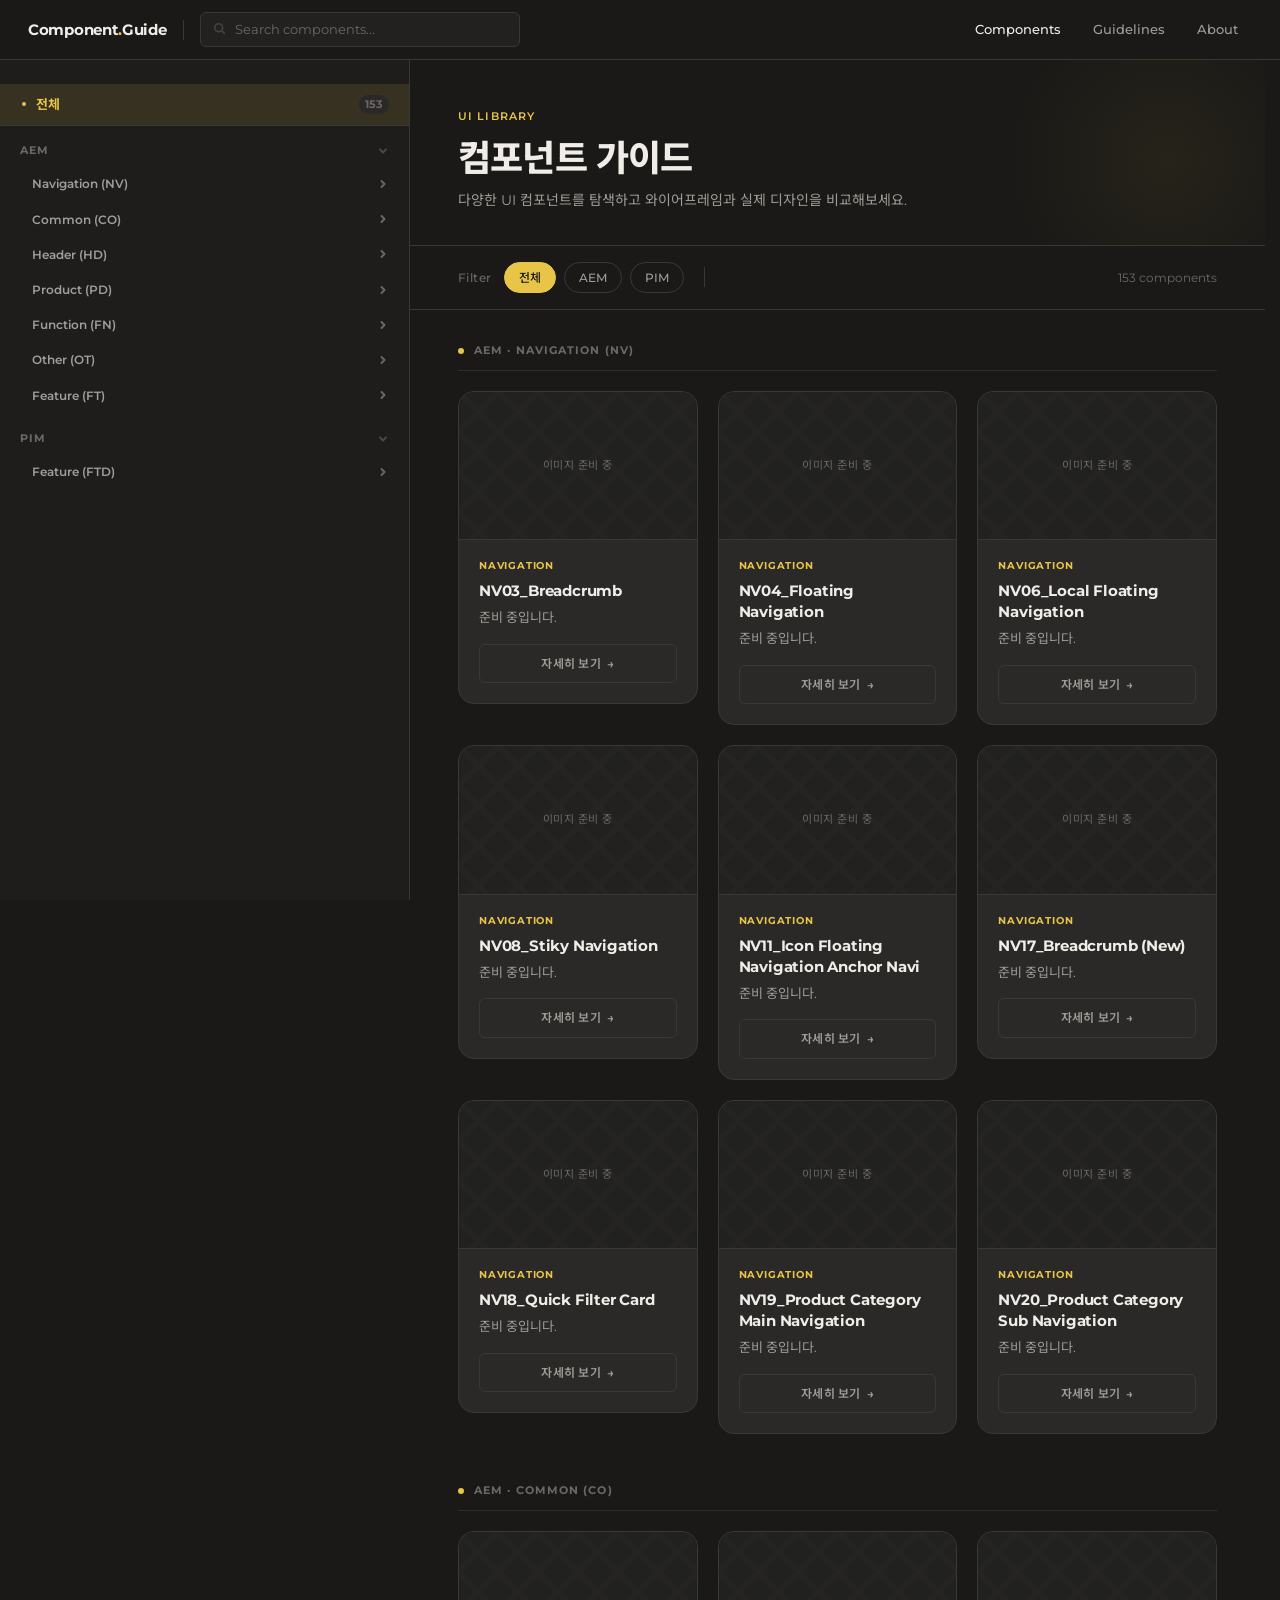
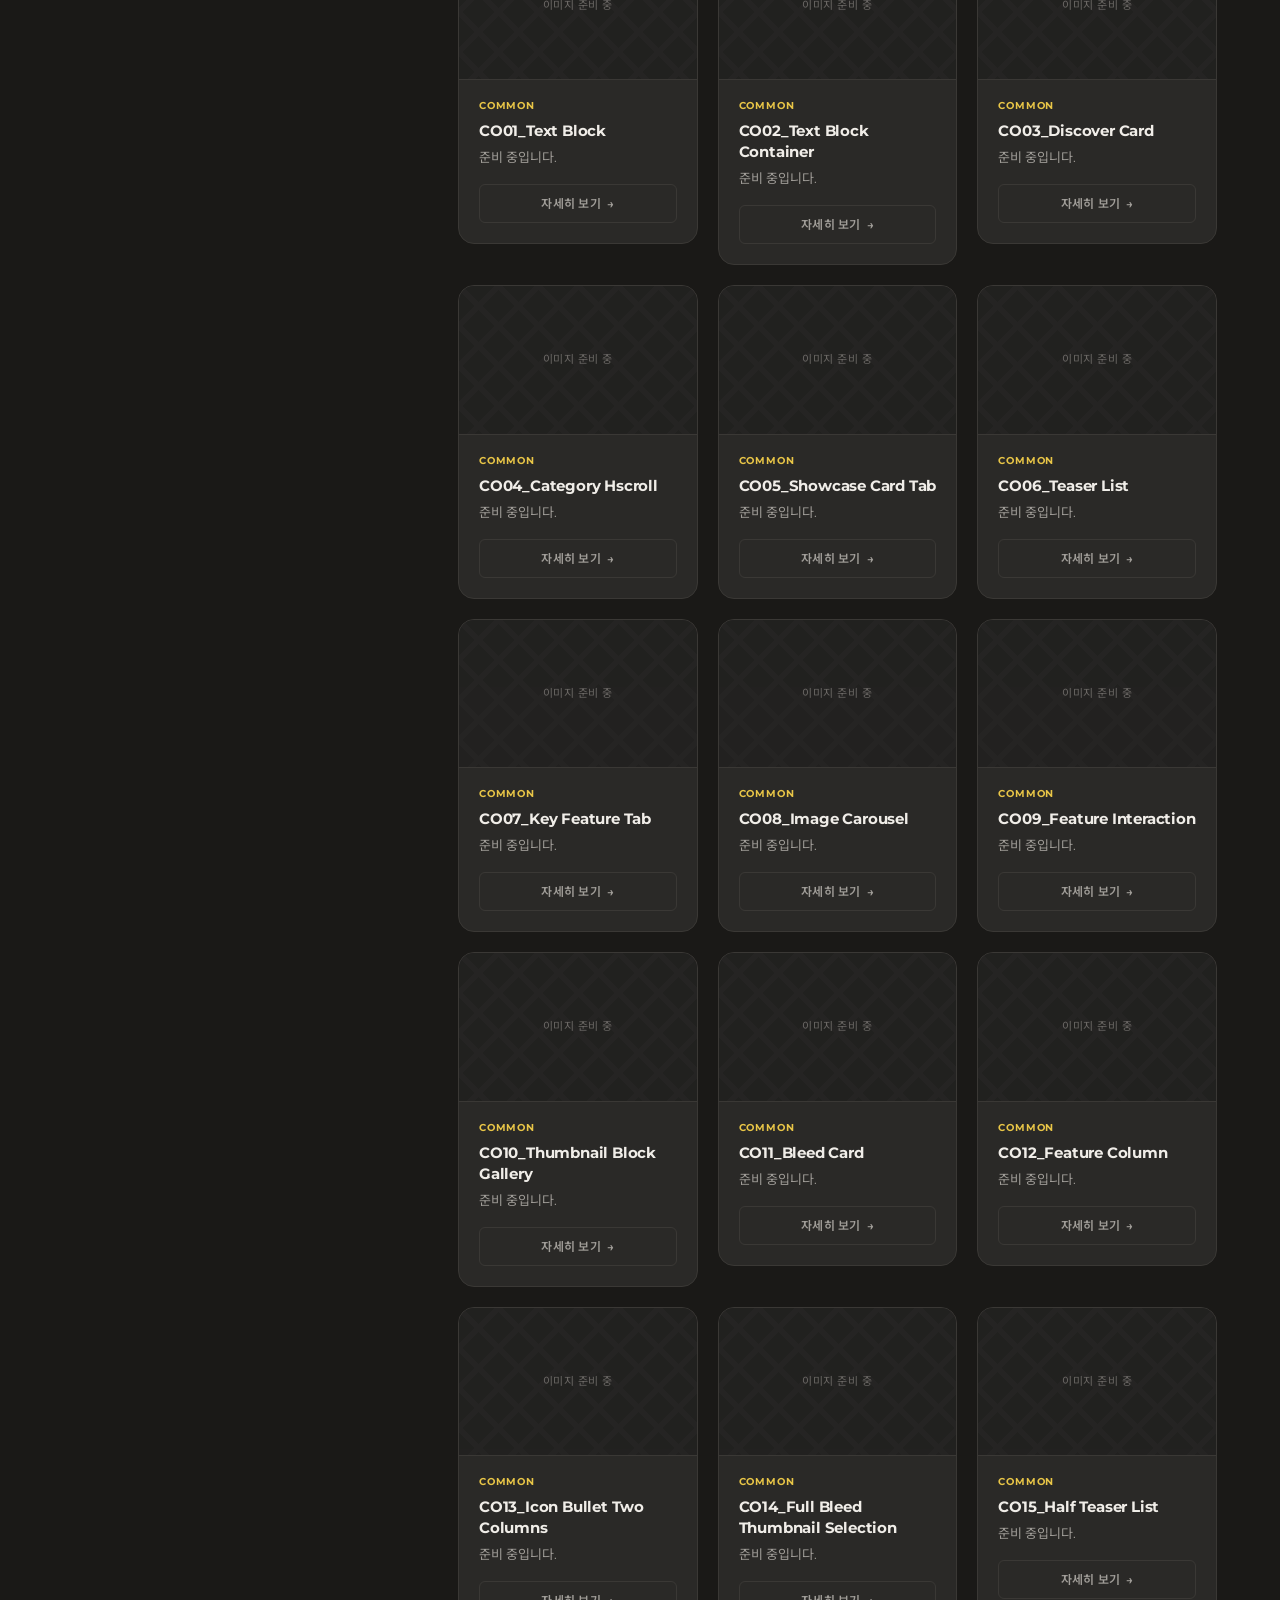
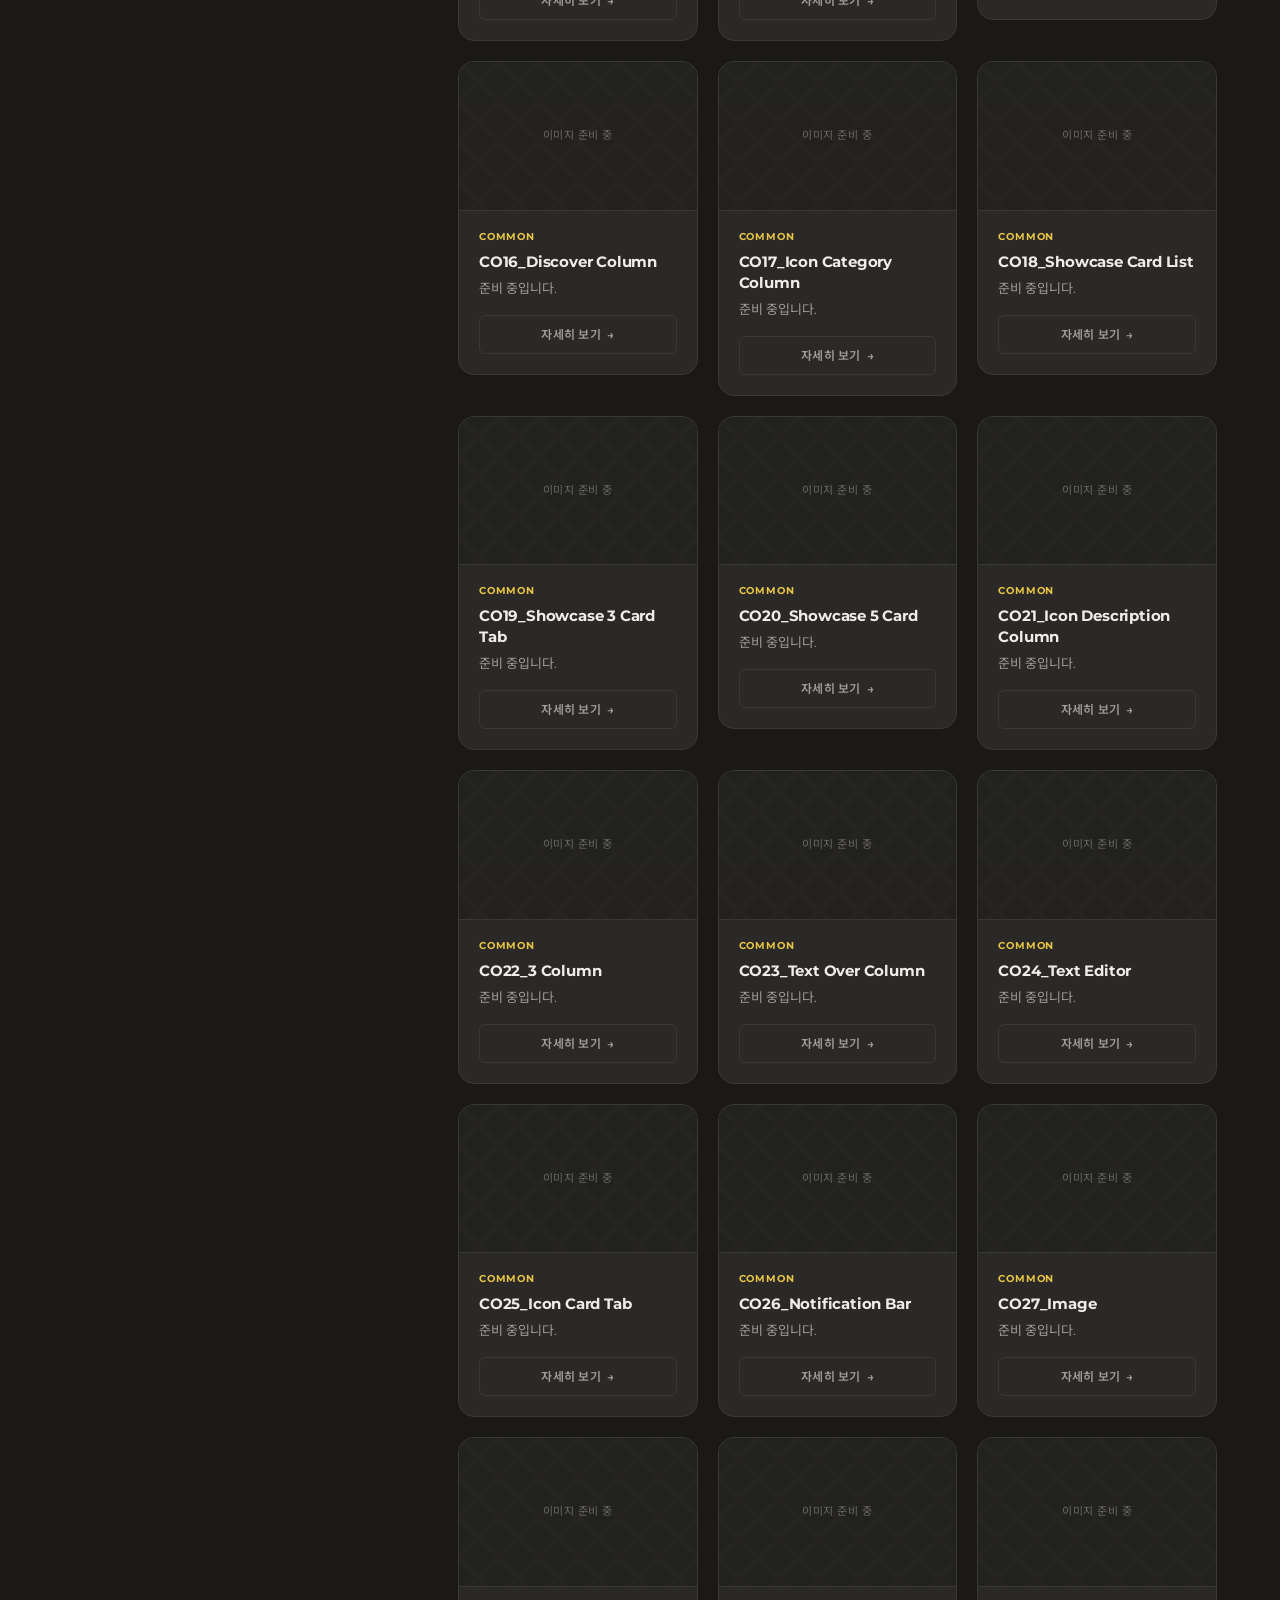
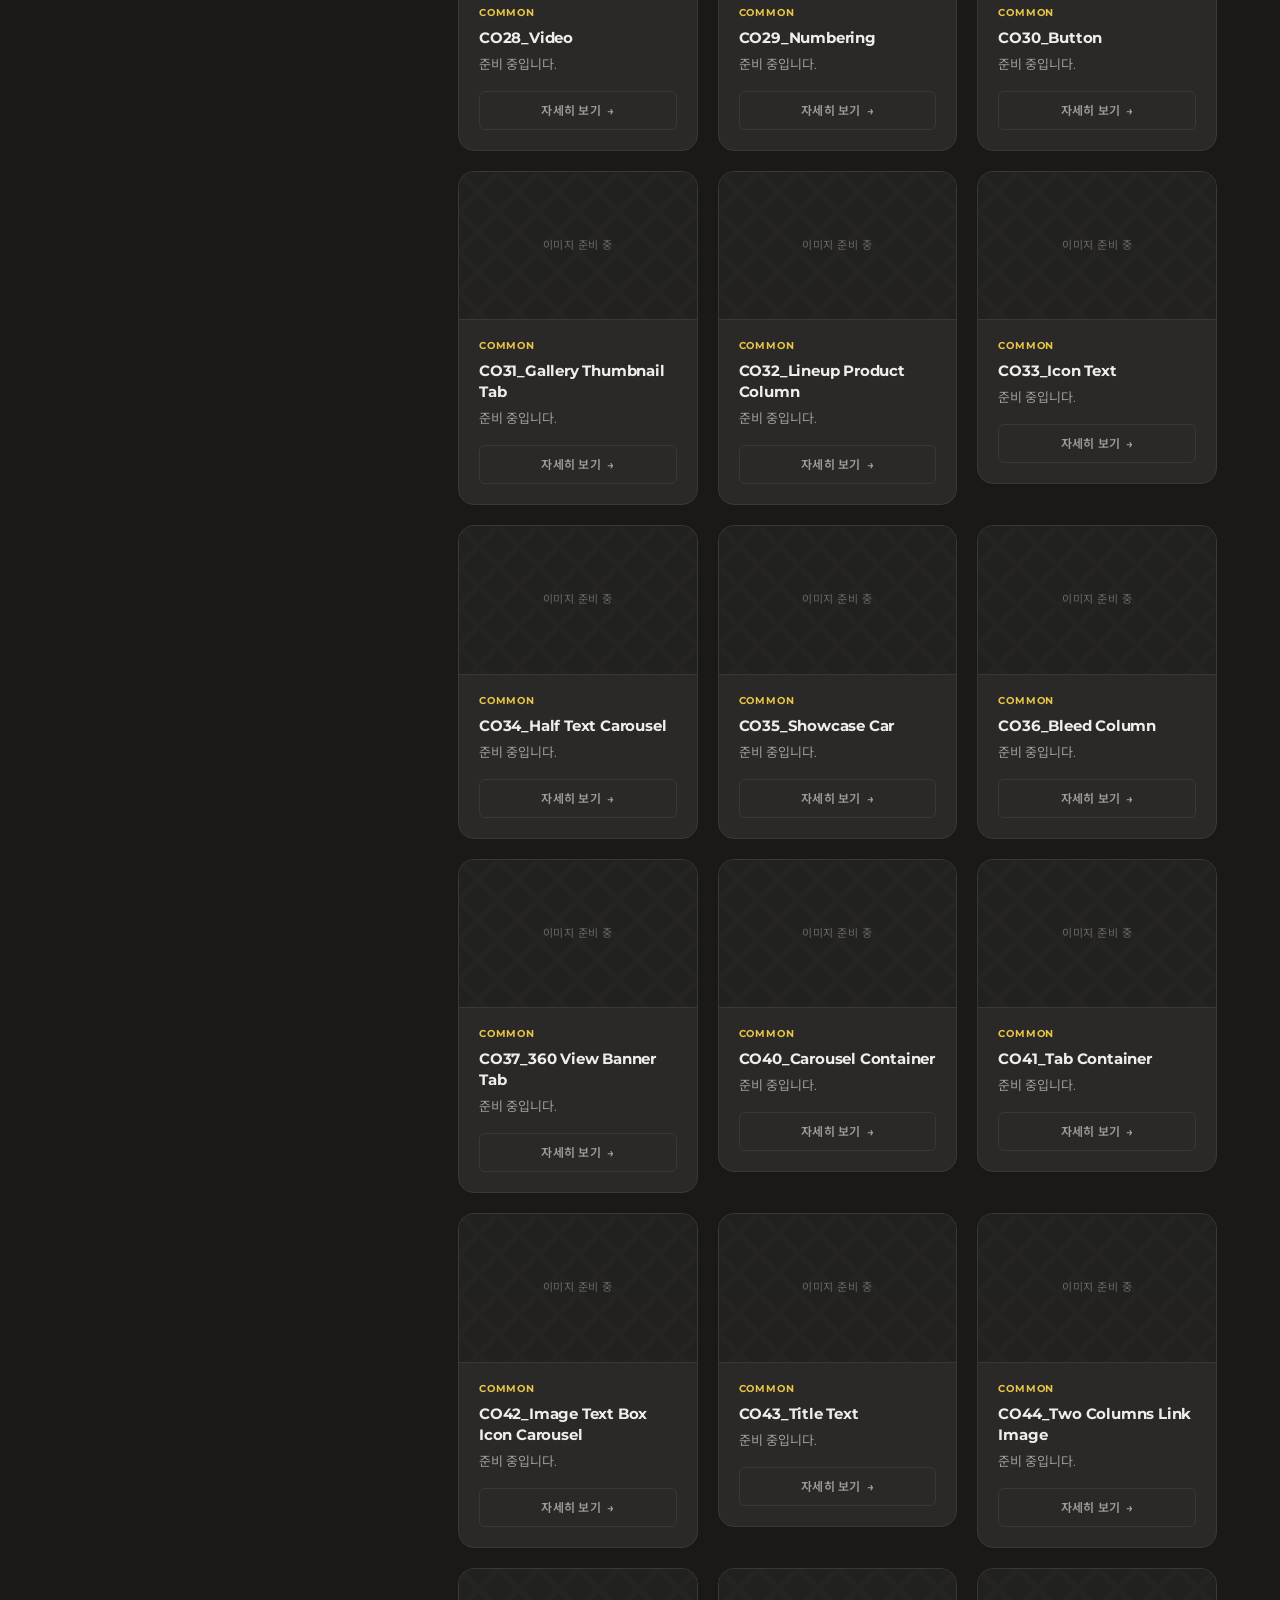
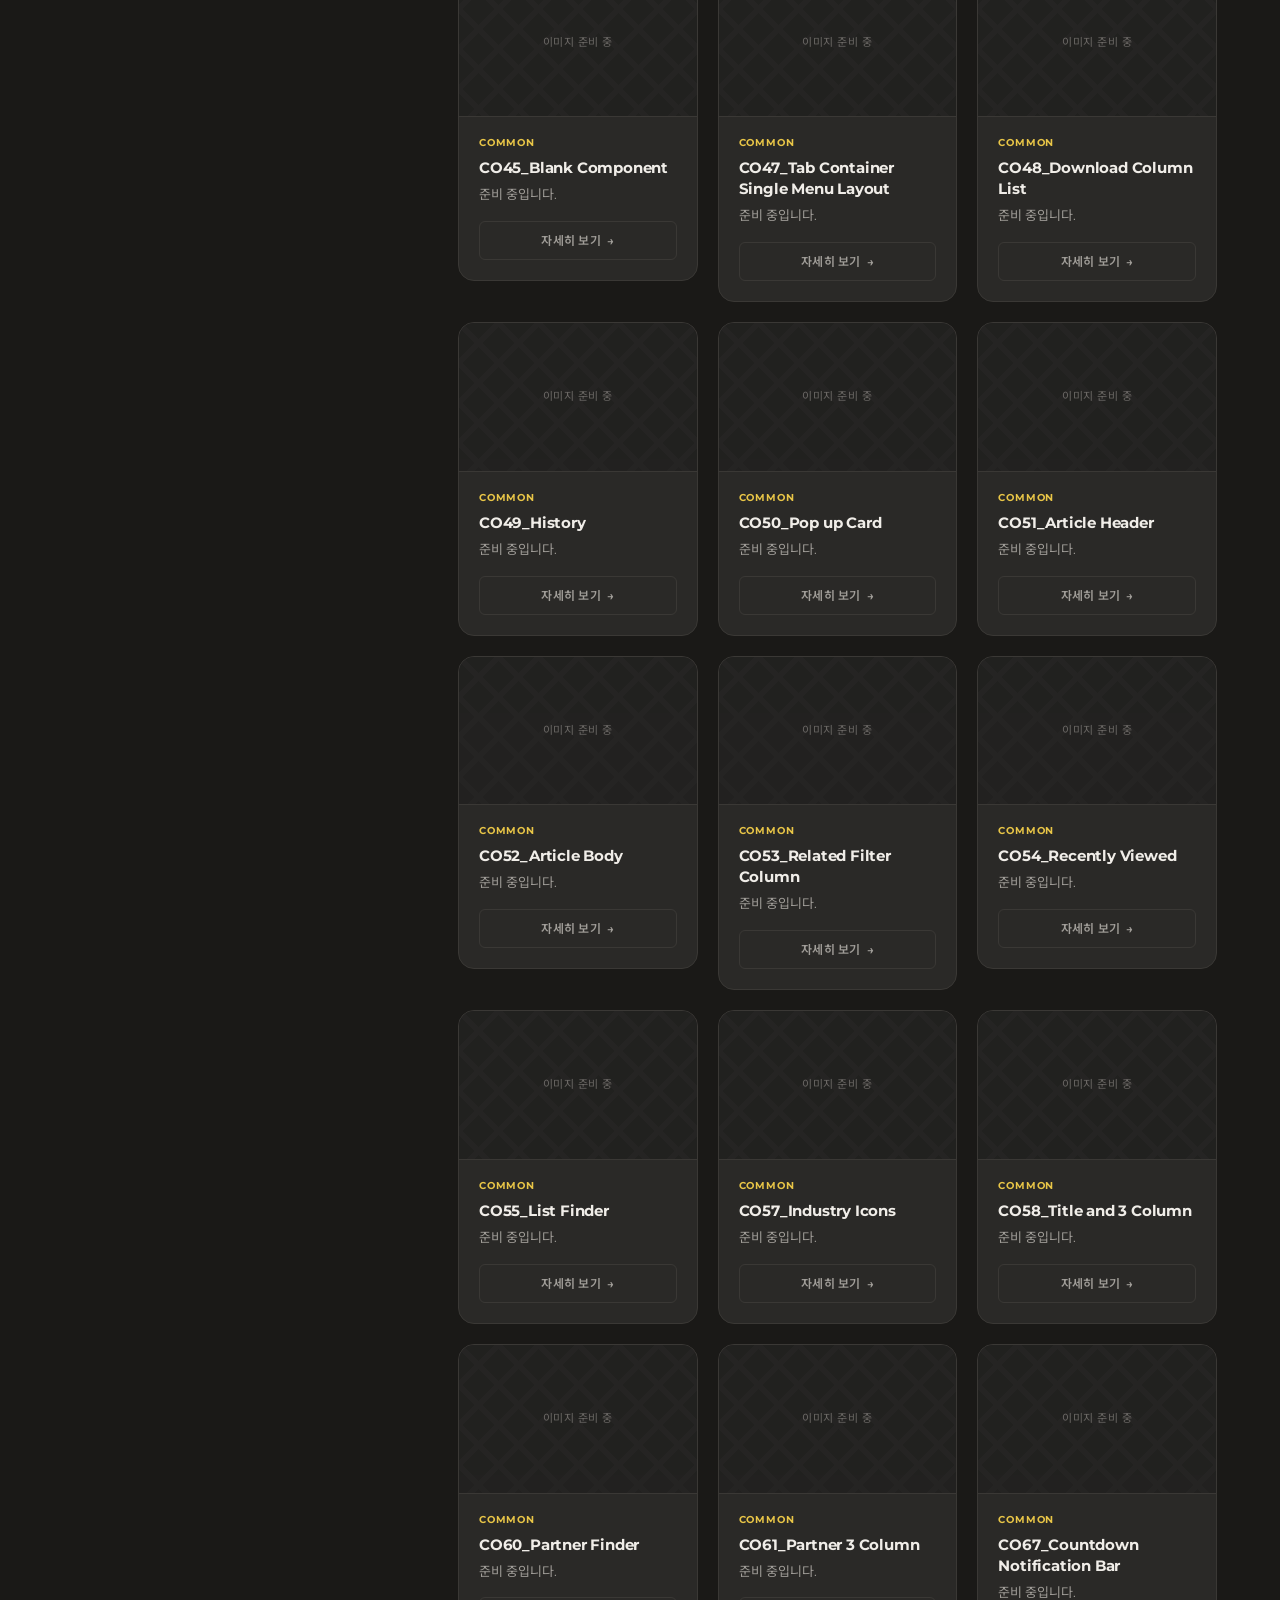
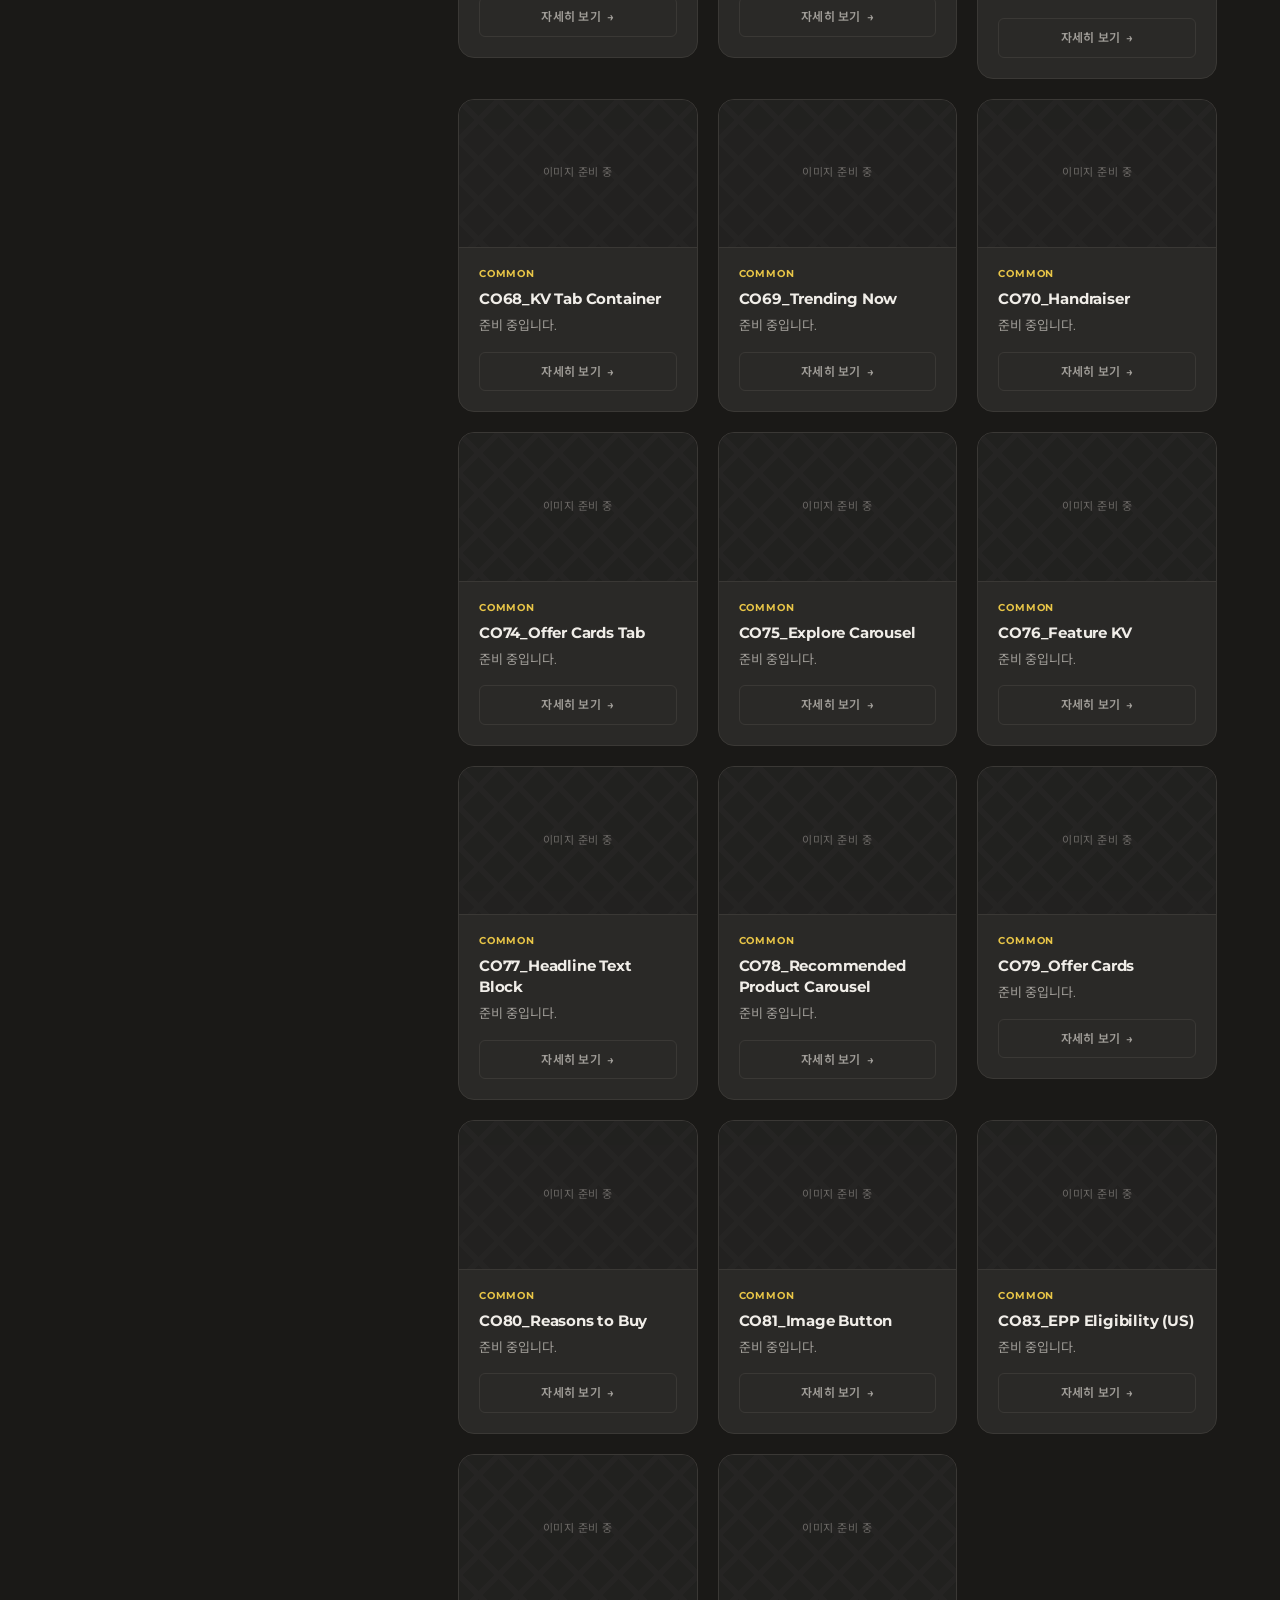
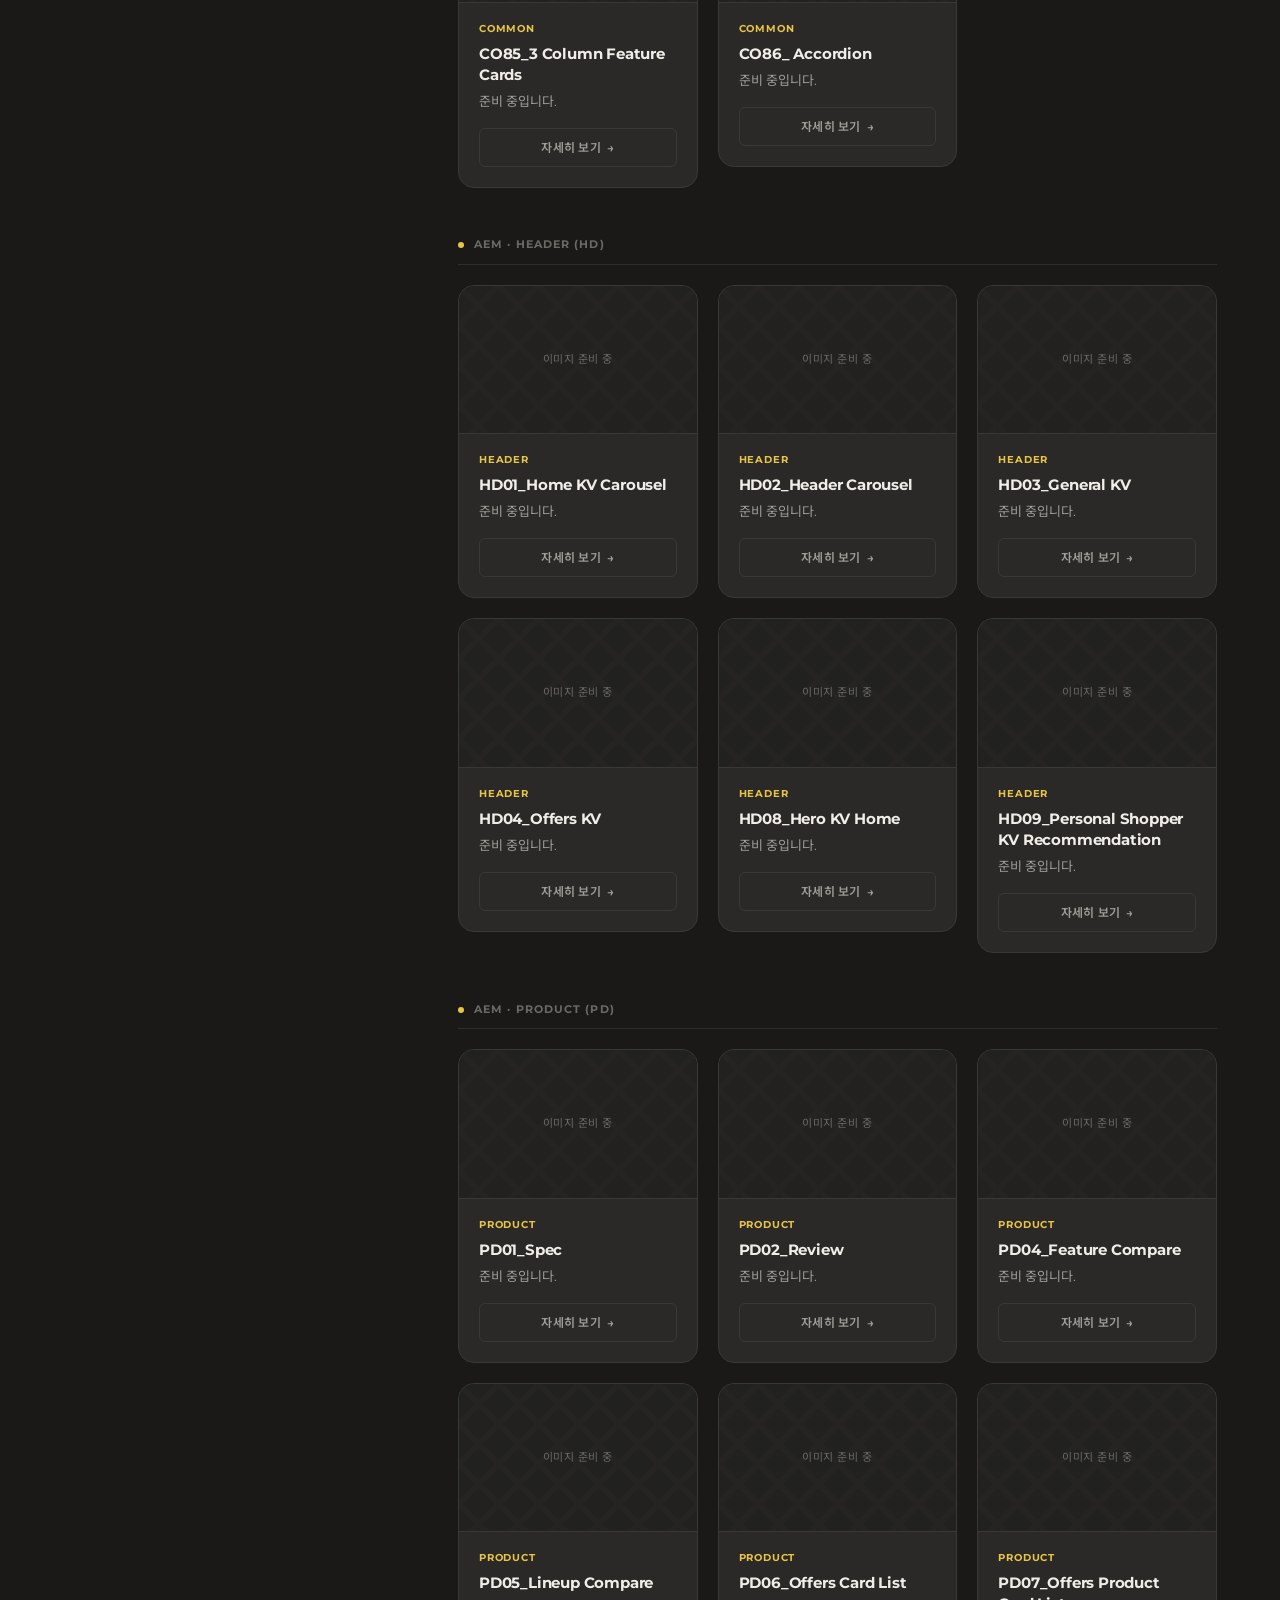
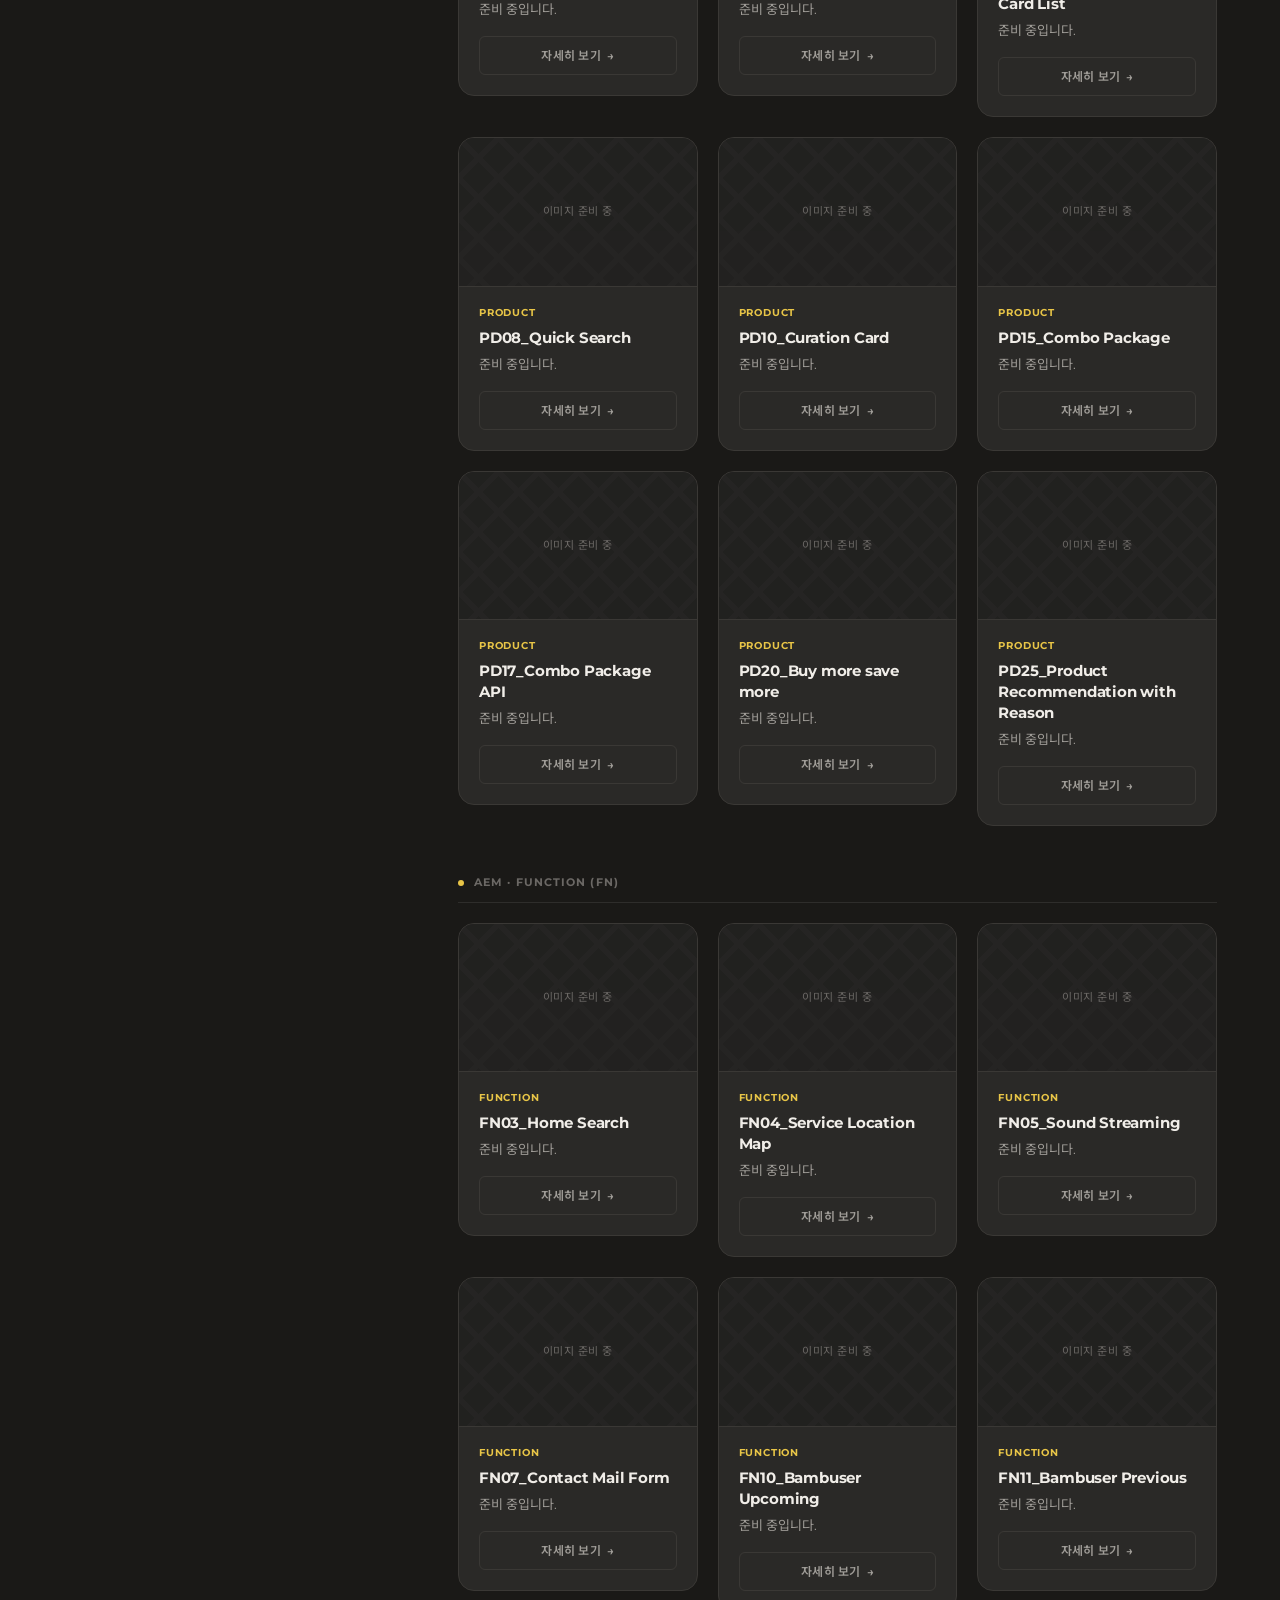
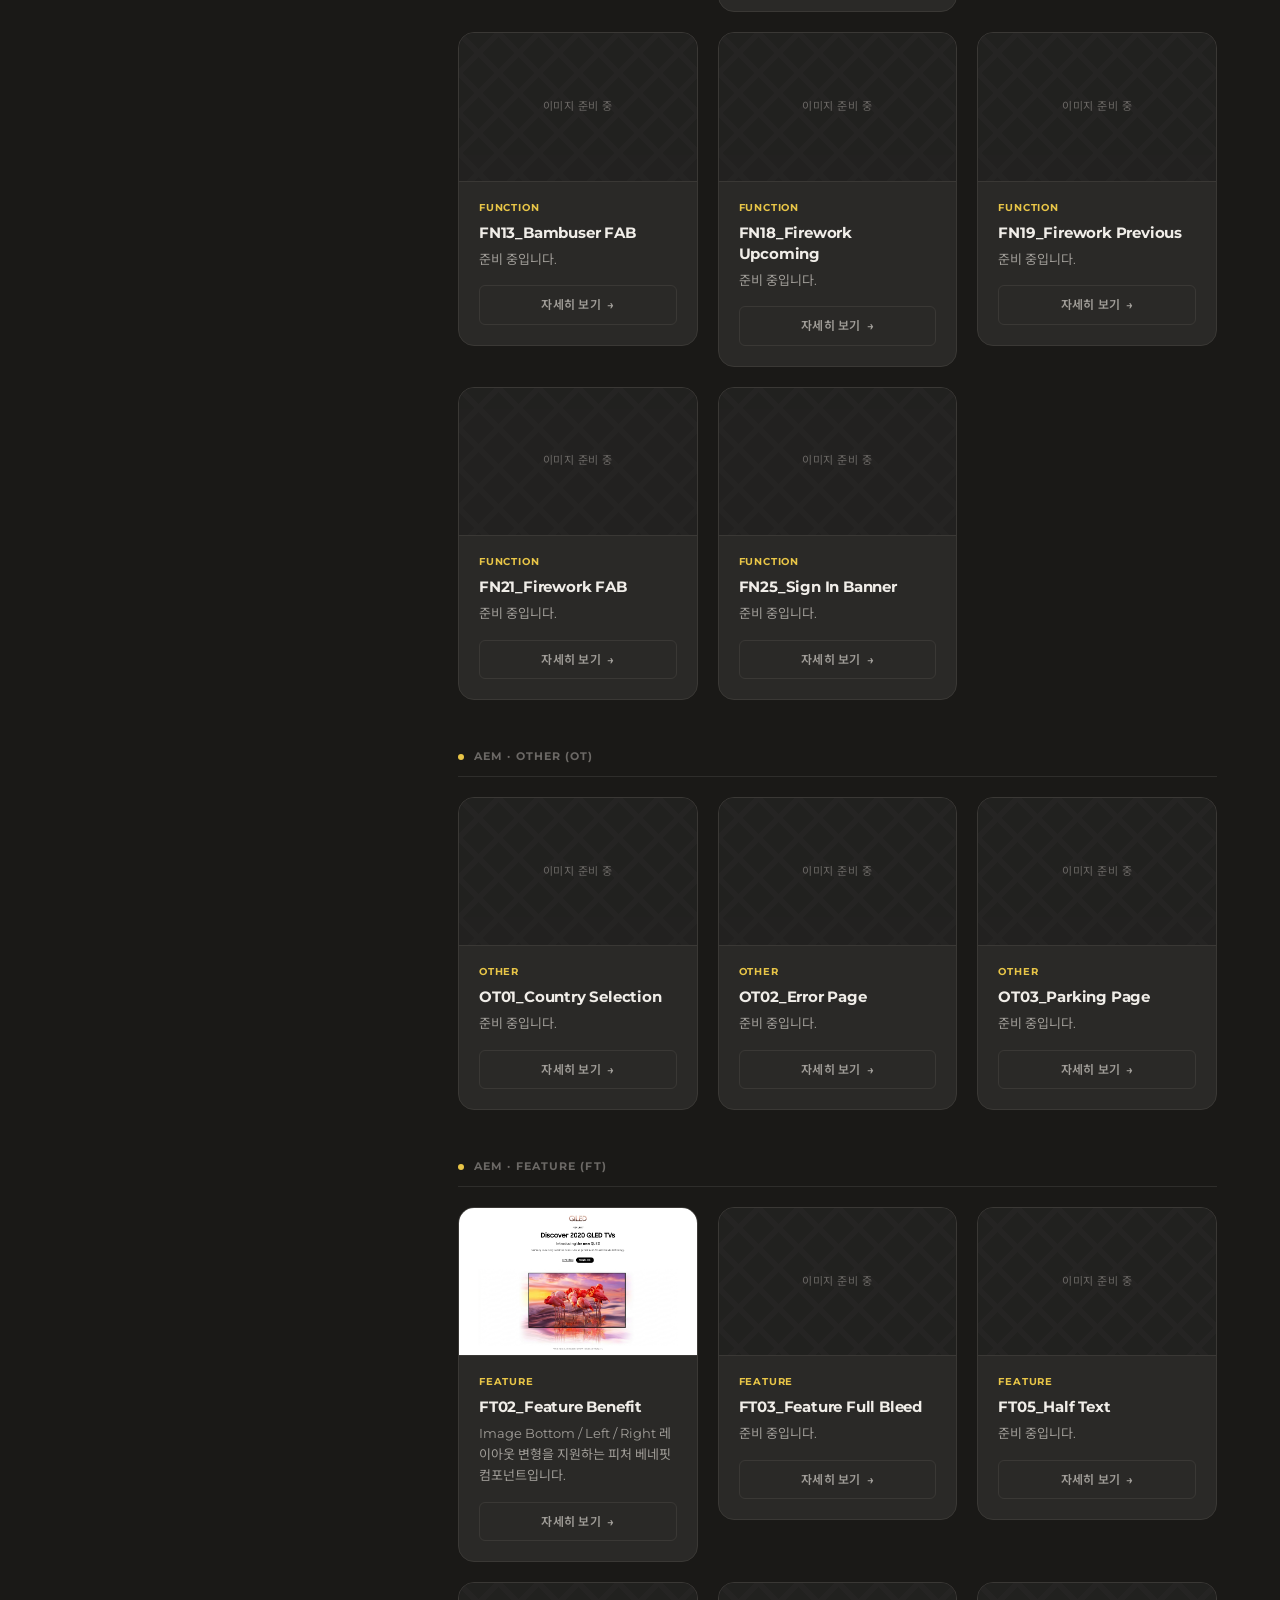
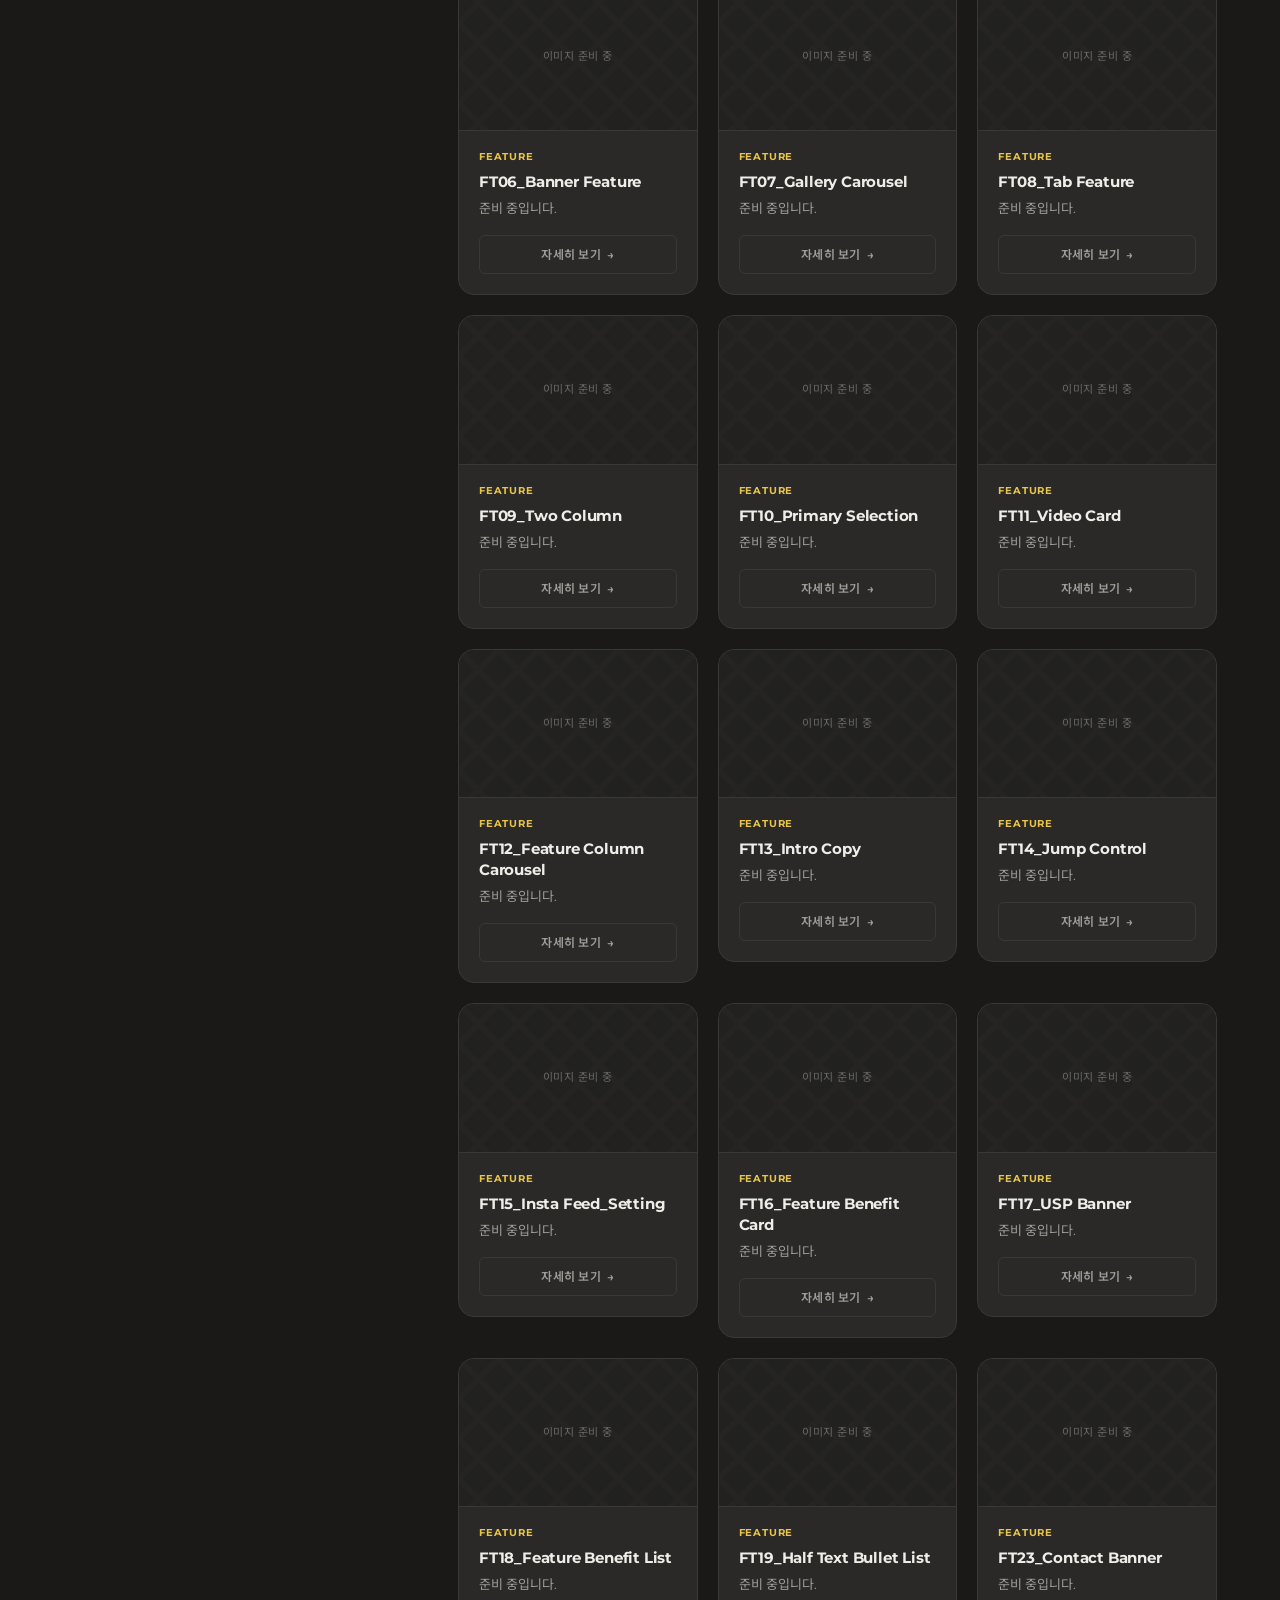
<file: index.html>
<!DOCTYPE html>
<html lang="ko">
<head>
    <meta charset="UTF-8">
    <meta name="viewport" content="width=device-width, initial-scale=1.0">
    <title>컴포넌트 가이드</title>
    <link rel="preconnect" href="https://fonts.googleapis.com">
    <link rel="preconnect" href="https://fonts.gstatic.com" crossorigin>
    <link rel="preconnect" href="https://cdn.jsdelivr.net">
    <link rel="stylesheet" href="css/reset.css">
    <link rel="stylesheet" href="css/style.css">
    <script src="js/script.js" defer></script>
</head>
<body>

<!-- TOP NAV -->
<nav class="top-nav">
    <div class="nav-logo">Component<span>.</span>Guide</div>
    <div class="nav-divider"></div>
    <div class="nav-search">
        <svg viewBox="0 0 16 16" fill="none" stroke="currentColor" stroke-width="1.8">
            <circle cx="6.5" cy="6.5" r="4.5"/>
            <path d="M10 10l3.5 3.5"/>
        </svg>
        Search components...
    </div>
    <div class="nav-spacer"></div>
    <div class="nav-links">
        <span class="nav-link active">Components</span>
        <span class="nav-link">Guidelines</span>
        <span class="nav-link">About</span>
    </div>
</nav>

<div class="layout">

    <!-- SIDEBAR -->
    <aside class="sidebar" id="sidebar">

        <!-- 최상위 전체 -->
        <div class="sidebar-item sidebar-item-all active" data-filter="all" data-group="all" data-sub="all">
            전체
            <span class="sidebar-count">17</span>
        </div>

        <!-- AEM -->
        <div class="sidebar-section open" data-category="aem">
            <div class="sidebar-section-title">
                AEM
                <span class="sidebar-arrow"><svg viewBox="0 0 12 12" fill="none" stroke="currentColor" stroke-width="1.8" stroke-linecap="round" stroke-linejoin="round"><polyline points="4.5,3 7.5,6 4.5,9"/></svg></span>
            </div>
            <div class="sidebar-items">
                <!-- NV 폴더 -->
                <div class="sidebar-folder" data-category="aem" data-group="nv">
                    <div class="sidebar-folder-title">
                        Navigation (NV)
                        <span class="sidebar-arrow"><svg viewBox="0 0 12 12" fill="none" stroke="currentColor" stroke-width="1.8" stroke-linecap="round" stroke-linejoin="round"><polyline points="4.5,3 7.5,6 4.5,9"/></svg></span>
                    </div>
                    <div class="sidebar-folder-items">
                        <div class="sidebar-item" data-filter="aem" data-group="nv" data-sub="0">NV03_Breadcrumb</div>
                        <div class="sidebar-item" data-filter="aem" data-group="nv" data-sub="1">NV04_Floating Navigation</div>
                        <div class="sidebar-item" data-filter="aem" data-group="nv" data-sub="2">NV06_Local Floating Navigation</div>
                        <div class="sidebar-item" data-filter="aem" data-group="nv" data-sub="3">NV08_Stiky Navigation</div>
                        <div class="sidebar-item" data-filter="aem" data-group="nv" data-sub="4">NV11_Icon Floating Navigation Anchor Navi</div>
                        <div class="sidebar-item" data-filter="aem" data-group="nv" data-sub="5">NV17_Breadcrumb (New)</div>
                        <div class="sidebar-item" data-filter="aem" data-group="nv" data-sub="6">NV18_Quick Filter Card</div>
                        <div class="sidebar-item" data-filter="aem" data-group="nv" data-sub="7">NV19_Product Category Main Navigation</div>
                        <div class="sidebar-item" data-filter="aem" data-group="nv" data-sub="8">NV20_Product Category Sub Navigation</div>
                    </div>
                </div>
                <!-- CO 폴더 -->
                <div class="sidebar-folder" data-category="aem" data-group="co">
                    <div class="sidebar-folder-title">
                        Common (CO)
                        <span class="sidebar-arrow"><svg viewBox="0 0 12 12" fill="none" stroke="currentColor" stroke-width="1.8" stroke-linecap="round" stroke-linejoin="round"><polyline points="4.5,3 7.5,6 4.5,9"/></svg></span>
                    </div>
                    <div class="sidebar-folder-items">
                        <div class="sidebar-item" data-filter="aem" data-group="co" data-sub="0">CO01_Text Block</div>
                        <div class="sidebar-item" data-filter="aem" data-group="co" data-sub="1">CO02_Text Block Container</div>
                        <div class="sidebar-item" data-filter="aem" data-group="co" data-sub="2">CO03_Discover Card</div>
                        <div class="sidebar-item" data-filter="aem" data-group="co" data-sub="3">CO04_Category Hscroll</div>
                        <div class="sidebar-item" data-filter="aem" data-group="co" data-sub="4">CO05_Showcase Card Tab</div>
                        <div class="sidebar-item" data-filter="aem" data-group="co" data-sub="5">CO06_Teaser List</div>
                        <div class="sidebar-item" data-filter="aem" data-group="co" data-sub="6">CO07_Key Feature Tab</div>
                        <div class="sidebar-item" data-filter="aem" data-group="co" data-sub="7">CO08_Image Carousel</div>
                        <div class="sidebar-item" data-filter="aem" data-group="co" data-sub="8">CO09_Feature Interaction</div>
                        <div class="sidebar-item" data-filter="aem" data-group="co" data-sub="9">CO10_Thumbnail Block Gallery</div>
                        <div class="sidebar-item" data-filter="aem" data-group="co" data-sub="10">CO11_Bleed Card</div>
                        <div class="sidebar-item" data-filter="aem" data-group="co" data-sub="11">CO12_Feature Column</div>
                        <div class="sidebar-item" data-filter="aem" data-group="co" data-sub="12">CO13_Icon Bullet Two Columns</div>
                        <div class="sidebar-item" data-filter="aem" data-group="co" data-sub="13">CO14_Full Bleed Thumbnail Selection</div>
                        <div class="sidebar-item" data-filter="aem" data-group="co" data-sub="14">CO15_Half Teaser List</div>
                        <div class="sidebar-item" data-filter="aem" data-group="co" data-sub="15">CO16_Discover Column</div>
                        <div class="sidebar-item" data-filter="aem" data-group="co" data-sub="16">CO17_Icon Category Column</div>
                        <div class="sidebar-item" data-filter="aem" data-group="co" data-sub="17">CO18_Showcase Card List</div>
                        <div class="sidebar-item" data-filter="aem" data-group="co" data-sub="18">CO19_Showcase 3 Card Tab</div>
                        <div class="sidebar-item" data-filter="aem" data-group="co" data-sub="19">CO20_Showcase 5 Card</div>
                        <div class="sidebar-item" data-filter="aem" data-group="co" data-sub="20">CO21_Icon Description Column</div>
                        <div class="sidebar-item" data-filter="aem" data-group="co" data-sub="21">CO22_3 Column</div>
                        <div class="sidebar-item" data-filter="aem" data-group="co" data-sub="22">CO23_Text Over Column</div>
                        <div class="sidebar-item" data-filter="aem" data-group="co" data-sub="23">CO24_Text Editor</div>
                        <div class="sidebar-item" data-filter="aem" data-group="co" data-sub="24">CO25_Icon Card Tab</div>
                        <div class="sidebar-item" data-filter="aem" data-group="co" data-sub="25">CO26_Notification Bar</div>
                        <div class="sidebar-item" data-filter="aem" data-group="co" data-sub="26">CO27_Image</div>
                        <div class="sidebar-item" data-filter="aem" data-group="co" data-sub="27">CO28_Video</div>
                        <div class="sidebar-item" data-filter="aem" data-group="co" data-sub="28">CO29_Numbering</div>
                        <div class="sidebar-item" data-filter="aem" data-group="co" data-sub="29">CO30_Button</div>
                        <div class="sidebar-item" data-filter="aem" data-group="co" data-sub="30">CO31_Gallery Thumbnail Tab</div>
                        <div class="sidebar-item" data-filter="aem" data-group="co" data-sub="31">CO32_Lineup Product Column</div>
                        <div class="sidebar-item" data-filter="aem" data-group="co" data-sub="32">CO33_Icon Text</div>
                        <div class="sidebar-item" data-filter="aem" data-group="co" data-sub="33">CO34_Half Text Carousel</div>
                        <div class="sidebar-item" data-filter="aem" data-group="co" data-sub="34">CO35_Showcase Car</div>
                        <div class="sidebar-item" data-filter="aem" data-group="co" data-sub="35">CO36_Bleed Column</div>
                        <div class="sidebar-item" data-filter="aem" data-group="co" data-sub="36">CO37_360 View Banner Tab</div>
                        <div class="sidebar-item" data-filter="aem" data-group="co" data-sub="37">CO40_Carousel Container</div>
                        <div class="sidebar-item" data-filter="aem" data-group="co" data-sub="38">CO41_Tab Container</div>
                        <div class="sidebar-item" data-filter="aem" data-group="co" data-sub="39">CO42_Image Text Box Icon Carousel</div>
                        <div class="sidebar-item" data-filter="aem" data-group="co" data-sub="40">CO43_Title Text</div>
                        <div class="sidebar-item" data-filter="aem" data-group="co" data-sub="41">CO44_Two Columns Link Image</div>
                        <div class="sidebar-item" data-filter="aem" data-group="co" data-sub="42">CO45_Blank Component</div>
                        <div class="sidebar-item" data-filter="aem" data-group="co" data-sub="43">CO47_Tab Container Single Menu Layout</div>
                        <div class="sidebar-item" data-filter="aem" data-group="co" data-sub="44">CO48_Download Column List</div>
                        <div class="sidebar-item" data-filter="aem" data-group="co" data-sub="45">CO49_History</div>
                        <div class="sidebar-item" data-filter="aem" data-group="co" data-sub="46">CO50_Pop up Card</div>
                        <div class="sidebar-item" data-filter="aem" data-group="co" data-sub="47">CO51_Article Header</div>
                        <div class="sidebar-item" data-filter="aem" data-group="co" data-sub="48">CO52_Article Body</div>
                        <div class="sidebar-item" data-filter="aem" data-group="co" data-sub="49">CO53_Related Filter Column</div>
                        <div class="sidebar-item" data-filter="aem" data-group="co" data-sub="50">CO54_Recently Viewed</div>
                        <div class="sidebar-item" data-filter="aem" data-group="co" data-sub="51">CO55_List Finder</div>
                        <div class="sidebar-item" data-filter="aem" data-group="co" data-sub="52">CO57_Industry Icons</div>
                        <div class="sidebar-item" data-filter="aem" data-group="co" data-sub="53">CO58_Title and 3 Column</div>
                        <div class="sidebar-item" data-filter="aem" data-group="co" data-sub="54">CO60_Partner Finder</div>
                        <div class="sidebar-item" data-filter="aem" data-group="co" data-sub="55">CO61_Partner 3 Column</div>
                        <div class="sidebar-item" data-filter="aem" data-group="co" data-sub="56">CO67_Countdown Notification Bar</div>
                        <div class="sidebar-item" data-filter="aem" data-group="co" data-sub="57">CO68_KV Tab Container</div>
                        <div class="sidebar-item" data-filter="aem" data-group="co" data-sub="58">CO69_Trending Now</div>
                        <div class="sidebar-item" data-filter="aem" data-group="co" data-sub="59">CO70_Handraiser</div>
                        <div class="sidebar-item" data-filter="aem" data-group="co" data-sub="60">CO74_Offer Cards Tab</div>
                        <div class="sidebar-item" data-filter="aem" data-group="co" data-sub="61">CO75_Explore Carousel</div>
                        <div class="sidebar-item" data-filter="aem" data-group="co" data-sub="62">CO76_Feature KV</div>
                        <div class="sidebar-item" data-filter="aem" data-group="co" data-sub="63">CO77_Headline Text Block</div>
                        <div class="sidebar-item" data-filter="aem" data-group="co" data-sub="64">CO78_Recommended Product Carousel</div>
                        <div class="sidebar-item" data-filter="aem" data-group="co" data-sub="65">CO79_Offer Cards</div>
                        <div class="sidebar-item" data-filter="aem" data-group="co" data-sub="66">CO80_Reasons to Buy</div>
                        <div class="sidebar-item" data-filter="aem" data-group="co" data-sub="67">CO81_Image Button</div>
                        <div class="sidebar-item" data-filter="aem" data-group="co" data-sub="68">CO83_EPP Eligibility (US)</div>
                        <div class="sidebar-item" data-filter="aem" data-group="co" data-sub="69">CO85_3 Column Feature Cards</div>
                        <div class="sidebar-item" data-filter="aem" data-group="co" data-sub="70">CO86_ Accordion</div>
                    </div>
                </div>
                <!-- HD 폴더 -->
                <div class="sidebar-folder" data-category="aem" data-group="hd">
                    <div class="sidebar-folder-title">
                        Header (HD)
                        <span class="sidebar-arrow"><svg viewBox="0 0 12 12" fill="none" stroke="currentColor" stroke-width="1.8" stroke-linecap="round" stroke-linejoin="round"><polyline points="4.5,3 7.5,6 4.5,9"/></svg></span>
                    </div>
                    <div class="sidebar-folder-items">
                        <div class="sidebar-item" data-filter="aem" data-group="hd" data-sub="0">HD01_Home KV Carousel</div>
                        <div class="sidebar-item" data-filter="aem" data-group="hd" data-sub="1">HD02_Header Carousel</div>
                        <div class="sidebar-item" data-filter="aem" data-group="hd" data-sub="2">HD03_General KV</div>
                        <div class="sidebar-item" data-filter="aem" data-group="hd" data-sub="3">HD04_Offers KV</div>
                        <div class="sidebar-item" data-filter="aem" data-group="hd" data-sub="4">HD08_Hero KV Home</div>
                        <div class="sidebar-item" data-filter="aem" data-group="hd" data-sub="5">HD09_Personal Shopper KV Recommendation</div>
                    </div>
                </div>
                <!-- PD 폴더 -->
                <div class="sidebar-folder" data-category="aem" data-group="pd">
                    <div class="sidebar-folder-title">
                        Product (PD)
                        <span class="sidebar-arrow"><svg viewBox="0 0 12 12" fill="none" stroke="currentColor" stroke-width="1.8" stroke-linecap="round" stroke-linejoin="round"><polyline points="4.5,3 7.5,6 4.5,9"/></svg></span>
                    </div>
                    <div class="sidebar-folder-items">
                        <div class="sidebar-item" data-filter="aem" data-group="pd" data-sub="0">PD01_Spec</div>
                        <div class="sidebar-item" data-filter="aem" data-group="pd" data-sub="1">PD02_Review</div>
                        <div class="sidebar-item" data-filter="aem" data-group="pd" data-sub="2">PD04_Feature Compare</div>
                        <div class="sidebar-item" data-filter="aem" data-group="pd" data-sub="3">PD05_Lineup Compare</div>
                        <div class="sidebar-item" data-filter="aem" data-group="pd" data-sub="4">PD06_Offers Card List</div>
                        <div class="sidebar-item" data-filter="aem" data-group="pd" data-sub="5">PD07_Offers Product Card List</div>
                        <div class="sidebar-item" data-filter="aem" data-group="pd" data-sub="6">PD08_Quick Search</div>
                        <div class="sidebar-item" data-filter="aem" data-group="pd" data-sub="7">PD10_Curation Card</div>
                        <div class="sidebar-item" data-filter="aem" data-group="pd" data-sub="8">PD15_Combo Package</div>
                        <div class="sidebar-item" data-filter="aem" data-group="pd" data-sub="9">PD17_Combo Package API</div>
                        <div class="sidebar-item" data-filter="aem" data-group="pd" data-sub="10">PD20_Buy more save more</div>
                        <div class="sidebar-item" data-filter="aem" data-group="pd" data-sub="11">PD25_Product Recommendation with Reason</div>
                    </div>
                </div>
                <!-- FN 폴더 -->
                <div class="sidebar-folder" data-category="aem" data-group="fn">
                    <div class="sidebar-folder-title">
                        Function (FN)
                        <span class="sidebar-arrow"><svg viewBox="0 0 12 12" fill="none" stroke="currentColor" stroke-width="1.8" stroke-linecap="round" stroke-linejoin="round"><polyline points="4.5,3 7.5,6 4.5,9"/></svg></span>
                    </div>
                    <div class="sidebar-folder-items">
                        <div class="sidebar-item" data-filter="aem" data-group="fn" data-sub="0">FN03_Home Search</div>
                        <div class="sidebar-item" data-filter="aem" data-group="fn" data-sub="1">FN04_Service Location Map</div>
                        <div class="sidebar-item" data-filter="aem" data-group="fn" data-sub="2">FN05_Sound Streaming</div>
                        <div class="sidebar-item" data-filter="aem" data-group="fn" data-sub="3">FN07_Contact Mail Form</div>
                        <div class="sidebar-item" data-filter="aem" data-group="fn" data-sub="4">FN10_Bambuser Upcoming</div>
                        <div class="sidebar-item" data-filter="aem" data-group="fn" data-sub="5">FN11_Bambuser Previous</div>
                        <div class="sidebar-item" data-filter="aem" data-group="fn" data-sub="6">FN13_Bambuser FAB</div>
                        <div class="sidebar-item" data-filter="aem" data-group="fn" data-sub="7">FN18_Firework Upcoming</div>
                        <div class="sidebar-item" data-filter="aem" data-group="fn" data-sub="8">FN19_Firework Previous</div>
                        <div class="sidebar-item" data-filter="aem" data-group="fn" data-sub="9">FN21_Firework FAB</div>
                        <div class="sidebar-item" data-filter="aem" data-group="fn" data-sub="10">FN25_Sign In Banner</div>
                    </div>
                </div>
                <!-- OT 폴더 -->
                <div class="sidebar-folder" data-category="aem" data-group="ot">
                    <div class="sidebar-folder-title">
                        Other (OT)
                        <span class="sidebar-arrow"><svg viewBox="0 0 12 12" fill="none" stroke="currentColor" stroke-width="1.8" stroke-linecap="round" stroke-linejoin="round"><polyline points="4.5,3 7.5,6 4.5,9"/></svg></span>
                    </div>
                    <div class="sidebar-folder-items">
                        <div class="sidebar-item" data-filter="aem" data-group="ot" data-sub="0">OT01_Country Selection</div>
                        <div class="sidebar-item" data-filter="aem" data-group="ot" data-sub="1">OT02_Error Page</div>
                        <div class="sidebar-item" data-filter="aem" data-group="ot" data-sub="2">OT03_Parking Page</div>
                    </div>
                </div>
                <!-- FT 폴더 -->
                <div class="sidebar-folder" data-category="aem" data-group="ft">
                    <div class="sidebar-folder-title">
                        Feature (FT)
                        <span class="sidebar-arrow"><svg viewBox="0 0 12 12" fill="none" stroke="currentColor" stroke-width="1.8" stroke-linecap="round" stroke-linejoin="round"><polyline points="4.5,3 7.5,6 4.5,9"/></svg></span>
                    </div>
                    <div class="sidebar-folder-items">
                        <div class="sidebar-item" data-filter="aem" data-group="ft" data-sub="0">FT02_Feature Benefit</div>
                        <div class="sidebar-item" data-filter="aem" data-group="ft" data-sub="1">FT03_Feature Full Bleed</div>
                        <div class="sidebar-item" data-filter="aem" data-group="ft" data-sub="2">FT05_Half Text</div>
                        <div class="sidebar-item" data-filter="aem" data-group="ft" data-sub="3">FT06_Banner Feature</div>
                        <div class="sidebar-item" data-filter="aem" data-group="ft" data-sub="4">FT07_Gallery Carousel</div>
                        <div class="sidebar-item" data-filter="aem" data-group="ft" data-sub="5">FT08_Tab Feature</div>
                        <div class="sidebar-item" data-filter="aem" data-group="ft" data-sub="6">FT09_Two Column</div>
                        <div class="sidebar-item" data-filter="aem" data-group="ft" data-sub="7">FT10_Primary Selection</div>
                        <div class="sidebar-item" data-filter="aem" data-group="ft" data-sub="8">FT11_Video Card</div>
                        <div class="sidebar-item" data-filter="aem" data-group="ft" data-sub="9">FT12_Feature Column Carousel</div>
                        <div class="sidebar-item" data-filter="aem" data-group="ft" data-sub="10">FT13_Intro Copy</div>
                        <div class="sidebar-item" data-filter="aem" data-group="ft" data-sub="11">FT14_Jump Control</div>
                        <div class="sidebar-item" data-filter="aem" data-group="ft" data-sub="12">FT15_Insta Feed_Setting</div>
                        <div class="sidebar-item" data-filter="aem" data-group="ft" data-sub="13">FT16_Feature Benefit Card</div>
                        <div class="sidebar-item" data-filter="aem" data-group="ft" data-sub="14">FT17_USP Banner</div>
                        <div class="sidebar-item" data-filter="aem" data-group="ft" data-sub="15">FT18_Feature Benefit List</div>
                        <div class="sidebar-item" data-filter="aem" data-group="ft" data-sub="16">FT19_Half Text Bullet List</div>
                        <div class="sidebar-item" data-filter="aem" data-group="ft" data-sub="17">FT23_Contact Banner</div>
                        <div class="sidebar-item" data-filter="aem" data-group="ft" data-sub="18">FT26_Banner by Visitor</div>
                        <div class="sidebar-item" data-filter="aem" data-group="ft" data-sub="19">FT28_Accordion Feature</div>
                        <div class="sidebar-item" data-filter="aem" data-group="ft" data-sub="20">FT31_Personal Shopper Product Recommendation</div>
                    </div>
                </div>
            </div>
        </div>

        <!-- PIM -->
        <div class="sidebar-section open" data-category="pim">
            <div class="sidebar-section-title">
                PIM
                <span class="sidebar-arrow"><svg viewBox="0 0 12 12" fill="none" stroke="currentColor" stroke-width="1.8" stroke-linecap="round" stroke-linejoin="round"><polyline points="4.5,3 7.5,6 4.5,9"/></svg></span>
            </div>
            <div class="sidebar-items">
                <div class="sidebar-folder" data-category="pim" data-group="ftd">
                    <div class="sidebar-folder-title">
                        Feature (FTD)
                        <span class="sidebar-arrow"><svg viewBox="0 0 12 12" fill="none" stroke="currentColor" stroke-width="1.8" stroke-linecap="round" stroke-linejoin="round"><polyline points="4.5,3 7.5,6 4.5,9"/></svg></span>
                    </div>
                    <div class="sidebar-folder-items">
                        <div class="sidebar-item" data-filter="pim" data-group="ftd" data-sub="0">FTD01_Feature Benefit</div>
                        <div class="sidebar-item" data-filter="pim" data-group="ftd" data-sub="1">FTD02_Banner Feature</div>
                        <div class="sidebar-item" data-filter="pim" data-group="ftd" data-sub="2">FTD03_Video Key Visual</div>
                        <div class="sidebar-item" data-filter="pim" data-group="ftd" data-sub="3">FTD04_Feature Benefit Bundle</div>
                        <div class="sidebar-item" data-filter="pim" data-group="ftd" data-sub="4">FTD05_Half Text Feature</div>
                        <div class="sidebar-item" data-filter="pim" data-group="ftd" data-sub="5">FTD06_Three Column Carousel</div>
                        <div class="sidebar-item" data-filter="pim" data-group="ftd" data-sub="6">FTD08_Two Column Feature</div>
                        <div class="sidebar-item" data-filter="pim" data-group="ftd" data-sub="7">FTD09_Text Only</div>
                        <div class="sidebar-item" data-filter="pim" data-group="ftd" data-sub="8">FTD10_Tab Feature</div>
                        <div class="sidebar-item" data-filter="pim" data-group="ftd" data-sub="9">FTD11_Gallery Carousel Feature</div>
                        <div class="sidebar-item" data-filter="pim" data-group="ftd" data-sub="10">FTD12_Full Bleed Feature</div>
                        <div class="sidebar-item" data-filter="pim" data-group="ftd" data-sub="11">FTD14_Key Feature Icon</div>
                        <div class="sidebar-item" data-filter="pim" data-group="ftd" data-sub="12">FTD15_Interactive Single Feature</div>
                        <div class="sidebar-item" data-filter="pim" data-group="ftd" data-sub="13">FTD16_Interactive Multi Feature</div>
                        <div class="sidebar-item" data-filter="pim" data-group="ftd" data-sub="14">FTD17_Clickable Image Feature</div>
                        <div class="sidebar-item" data-filter="pim" data-group="ftd" data-sub="15">FTD18_Resigter Product Popup</div>
                        <div class="sidebar-item" data-filter="pim" data-group="ftd" data-sub="16">FTD19_Accordion Feature</div>
                        <div class="sidebar-item" data-filter="pim" data-group="ftd" data-sub="17">FTD20_Two Column</div>
                        <div class="sidebar-item" data-filter="pim" data-group="ftd" data-sub="18">FTD22_FAQ</div>
                        <div class="sidebar-item" data-filter="pim" data-group="ftd" data-sub="19">FTD23_Four Column</div>
                    </div>
                </div>
            </div>
        </div>

    </aside>

    <!-- MAIN -->
    <main class="main-content">

        <!-- PAGE HEADER -->
        <div class="page-header">
            <div class="page-header-eyebrow">UI Library</div>
            <h1>컴포넌트 가이드</h1>
            <p class="page-header-desc">다양한 UI 컴포넌트를 탐색하고 와이어프레임과 실제 디자인을 비교해보세요.</p>
        </div>

        <!-- FILTER TOOLBAR -->
        <div class="filter-toolbar">
            <div class="filter-toolbar-left">
                <span class="filter-label">Filter</span>
                <button class="filter-btn active" data-filter="all" data-group="all">전체</button>
                <button class="filter-btn" data-filter="aem" data-group="all">AEM</button>
                <button class="filter-btn" data-filter="pim" data-group="all">PIM</button>
                <div class="filter-divider"></div>
            </div>
            <div class="sub-filter-group" id="subFilterGroup"></div>
            <div class="filter-spacer"></div>
            <span class="filter-count" id="filterCount">9 components</span>
        </div>

        <!-- GRID AREA -->
        <div class="grid-area">

            <!-- AEM > NV 섹션 -->
            <section class="depth-section" data-category="aem" data-group="nv">
                <h2>AEM · Navigation (NV)</h2>
                <div class="grid">
                    <div class="card" data-category="aem" data-group="nv" data-sub="0">
                        <div class="card-preview-empty"><span class="card-preview-label">이미지 준비 중</span></div>
                        <div class="card-body">
                            <div class="card-meta"><span class="card-category">Navigation</span></div>
                            <h3>NV03_Breadcrumb</h3>
                            <p>준비 중입니다.</p>
                            <button class="view-detail">자세히 보기</button>
                        </div>
                        <div class="modal-data"><div class="detail-display-area"><div class="view-item" style="display:flex;"><div style="padding:60px; text-align:center; color:#aaa; font-size:14px;">상세 이미지 준비 중</div></div></div></div>
                    </div>
                    <div class="card" data-category="aem" data-group="nv" data-sub="1">
                        <div class="card-preview-empty"><span class="card-preview-label">이미지 준비 중</span></div>
                        <div class="card-body">
                            <div class="card-meta"><span class="card-category">Navigation</span></div>
                            <h3>NV04_Floating Navigation</h3>
                            <p>준비 중입니다.</p>
                            <button class="view-detail">자세히 보기</button>
                        </div>
                        <div class="modal-data"><div class="detail-display-area"><div class="view-item" style="display:flex;"><div style="padding:60px; text-align:center; color:#aaa; font-size:14px;">상세 이미지 준비 중</div></div></div></div>
                    </div>
                    <div class="card" data-category="aem" data-group="nv" data-sub="2">
                        <div class="card-preview-empty"><span class="card-preview-label">이미지 준비 중</span></div>
                        <div class="card-body">
                            <div class="card-meta"><span class="card-category">Navigation</span></div>
                            <h3>NV06_Local Floating Navigation</h3>
                            <p>준비 중입니다.</p>
                            <button class="view-detail">자세히 보기</button>
                        </div>
                        <div class="modal-data"><div class="detail-display-area"><div class="view-item" style="display:flex;"><div style="padding:60px; text-align:center; color:#aaa; font-size:14px;">상세 이미지 준비 중</div></div></div></div>
                    </div>
                    <div class="card" data-category="aem" data-group="nv" data-sub="3">
                        <div class="card-preview-empty"><span class="card-preview-label">이미지 준비 중</span></div>
                        <div class="card-body">
                            <div class="card-meta"><span class="card-category">Navigation</span></div>
                            <h3>NV08_Stiky Navigation</h3>
                            <p>준비 중입니다.</p>
                            <button class="view-detail">자세히 보기</button>
                        </div>
                        <div class="modal-data"><div class="detail-display-area"><div class="view-item" style="display:flex;"><div style="padding:60px; text-align:center; color:#aaa; font-size:14px;">상세 이미지 준비 중</div></div></div></div>
                    </div>
                    <div class="card" data-category="aem" data-group="nv" data-sub="4">
                        <div class="card-preview-empty"><span class="card-preview-label">이미지 준비 중</span></div>
                        <div class="card-body">
                            <div class="card-meta"><span class="card-category">Navigation</span></div>
                            <h3>NV11_Icon Floating Navigation Anchor Navi</h3>
                            <p>준비 중입니다.</p>
                            <button class="view-detail">자세히 보기</button>
                        </div>
                        <div class="modal-data"><div class="detail-display-area"><div class="view-item" style="display:flex;"><div style="padding:60px; text-align:center; color:#aaa; font-size:14px;">상세 이미지 준비 중</div></div></div></div>
                    </div>
                    <div class="card" data-category="aem" data-group="nv" data-sub="5">
                        <div class="card-preview-empty"><span class="card-preview-label">이미지 준비 중</span></div>
                        <div class="card-body">
                            <div class="card-meta"><span class="card-category">Navigation</span></div>
                            <h3>NV17_Breadcrumb (New)</h3>
                            <p>준비 중입니다.</p>
                            <button class="view-detail">자세히 보기</button>
                        </div>
                        <div class="modal-data"><div class="detail-display-area"><div class="view-item" style="display:flex;"><div style="padding:60px; text-align:center; color:#aaa; font-size:14px;">상세 이미지 준비 중</div></div></div></div>
                    </div>
                    <div class="card" data-category="aem" data-group="nv" data-sub="6">
                        <div class="card-preview-empty"><span class="card-preview-label">이미지 준비 중</span></div>
                        <div class="card-body">
                            <div class="card-meta"><span class="card-category">Navigation</span></div>
                            <h3>NV18_Quick Filter Card</h3>
                            <p>준비 중입니다.</p>
                            <button class="view-detail">자세히 보기</button>
                        </div>
                        <div class="modal-data"><div class="detail-display-area"><div class="view-item" style="display:flex;"><div style="padding:60px; text-align:center; color:#aaa; font-size:14px;">상세 이미지 준비 중</div></div></div></div>
                    </div>
                    <div class="card" data-category="aem" data-group="nv" data-sub="7">
                        <div class="card-preview-empty"><span class="card-preview-label">이미지 준비 중</span></div>
                        <div class="card-body">
                            <div class="card-meta"><span class="card-category">Navigation</span></div>
                            <h3>NV19_Product Category Main Navigation</h3>
                            <p>준비 중입니다.</p>
                            <button class="view-detail">자세히 보기</button>
                        </div>
                        <div class="modal-data"><div class="detail-display-area"><div class="view-item" style="display:flex;"><div style="padding:60px; text-align:center; color:#aaa; font-size:14px;">상세 이미지 준비 중</div></div></div></div>
                    </div>
                    <div class="card" data-category="aem" data-group="nv" data-sub="8">
                        <div class="card-preview-empty"><span class="card-preview-label">이미지 준비 중</span></div>
                        <div class="card-body">
                            <div class="card-meta"><span class="card-category">Navigation</span></div>
                            <h3>NV20_Product Category Sub Navigation</h3>
                            <p>준비 중입니다.</p>
                            <button class="view-detail">자세히 보기</button>
                        </div>
                        <div class="modal-data"><div class="detail-display-area"><div class="view-item" style="display:flex;"><div style="padding:60px; text-align:center; color:#aaa; font-size:14px;">상세 이미지 준비 중</div></div></div></div>
                    </div>
                </div>
            </section>

            <!-- AEM > CO 섹션 -->
            <section class="depth-section" data-category="aem" data-group="co">
                <h2>AEM · Common (CO)</h2>
                <div class="grid">
                    <div class="card" data-category="aem" data-group="co" data-sub="0"><div class="card-preview-empty"><span class="card-preview-label">이미지 준비 중</span></div><div class="card-body"><div class="card-meta"><span class="card-category">Common</span></div><h3>CO01_Text Block</h3><p>준비 중입니다.</p><button class="view-detail">자세히 보기</button></div><div class="modal-data"><div class="detail-display-area"><div class="view-item" style="display:flex;"><div style="padding:60px; text-align:center; color:#aaa; font-size:14px;">상세 이미지 준비 중</div></div></div></div></div>
                    <div class="card" data-category="aem" data-group="co" data-sub="1"><div class="card-preview-empty"><span class="card-preview-label">이미지 준비 중</span></div><div class="card-body"><div class="card-meta"><span class="card-category">Common</span></div><h3>CO02_Text Block Container</h3><p>준비 중입니다.</p><button class="view-detail">자세히 보기</button></div><div class="modal-data"><div class="detail-display-area"><div class="view-item" style="display:flex;"><div style="padding:60px; text-align:center; color:#aaa; font-size:14px;">상세 이미지 준비 중</div></div></div></div></div>
                    <div class="card" data-category="aem" data-group="co" data-sub="2"><div class="card-preview-empty"><span class="card-preview-label">이미지 준비 중</span></div><div class="card-body"><div class="card-meta"><span class="card-category">Common</span></div><h3>CO03_Discover Card</h3><p>준비 중입니다.</p><button class="view-detail">자세히 보기</button></div><div class="modal-data"><div class="detail-display-area"><div class="view-item" style="display:flex;"><div style="padding:60px; text-align:center; color:#aaa; font-size:14px;">상세 이미지 준비 중</div></div></div></div></div>
                    <div class="card" data-category="aem" data-group="co" data-sub="3"><div class="card-preview-empty"><span class="card-preview-label">이미지 준비 중</span></div><div class="card-body"><div class="card-meta"><span class="card-category">Common</span></div><h3>CO04_Category Hscroll</h3><p>준비 중입니다.</p><button class="view-detail">자세히 보기</button></div><div class="modal-data"><div class="detail-display-area"><div class="view-item" style="display:flex;"><div style="padding:60px; text-align:center; color:#aaa; font-size:14px;">상세 이미지 준비 중</div></div></div></div></div>
                    <div class="card" data-category="aem" data-group="co" data-sub="4"><div class="card-preview-empty"><span class="card-preview-label">이미지 준비 중</span></div><div class="card-body"><div class="card-meta"><span class="card-category">Common</span></div><h3>CO05_Showcase Card Tab</h3><p>준비 중입니다.</p><button class="view-detail">자세히 보기</button></div><div class="modal-data"><div class="detail-display-area"><div class="view-item" style="display:flex;"><div style="padding:60px; text-align:center; color:#aaa; font-size:14px;">상세 이미지 준비 중</div></div></div></div></div>
                    <div class="card" data-category="aem" data-group="co" data-sub="5"><div class="card-preview-empty"><span class="card-preview-label">이미지 준비 중</span></div><div class="card-body"><div class="card-meta"><span class="card-category">Common</span></div><h3>CO06_Teaser List</h3><p>준비 중입니다.</p><button class="view-detail">자세히 보기</button></div><div class="modal-data"><div class="detail-display-area"><div class="view-item" style="display:flex;"><div style="padding:60px; text-align:center; color:#aaa; font-size:14px;">상세 이미지 준비 중</div></div></div></div></div>
                    <div class="card" data-category="aem" data-group="co" data-sub="6"><div class="card-preview-empty"><span class="card-preview-label">이미지 준비 중</span></div><div class="card-body"><div class="card-meta"><span class="card-category">Common</span></div><h3>CO07_Key Feature Tab</h3><p>준비 중입니다.</p><button class="view-detail">자세히 보기</button></div><div class="modal-data"><div class="detail-display-area"><div class="view-item" style="display:flex;"><div style="padding:60px; text-align:center; color:#aaa; font-size:14px;">상세 이미지 준비 중</div></div></div></div></div>
                    <div class="card" data-category="aem" data-group="co" data-sub="7"><div class="card-preview-empty"><span class="card-preview-label">이미지 준비 중</span></div><div class="card-body"><div class="card-meta"><span class="card-category">Common</span></div><h3>CO08_Image Carousel</h3><p>준비 중입니다.</p><button class="view-detail">자세히 보기</button></div><div class="modal-data"><div class="detail-display-area"><div class="view-item" style="display:flex;"><div style="padding:60px; text-align:center; color:#aaa; font-size:14px;">상세 이미지 준비 중</div></div></div></div></div>
                    <div class="card" data-category="aem" data-group="co" data-sub="8"><div class="card-preview-empty"><span class="card-preview-label">이미지 준비 중</span></div><div class="card-body"><div class="card-meta"><span class="card-category">Common</span></div><h3>CO09_Feature Interaction</h3><p>준비 중입니다.</p><button class="view-detail">자세히 보기</button></div><div class="modal-data"><div class="detail-display-area"><div class="view-item" style="display:flex;"><div style="padding:60px; text-align:center; color:#aaa; font-size:14px;">상세 이미지 준비 중</div></div></div></div></div>
                    <div class="card" data-category="aem" data-group="co" data-sub="9"><div class="card-preview-empty"><span class="card-preview-label">이미지 준비 중</span></div><div class="card-body"><div class="card-meta"><span class="card-category">Common</span></div><h3>CO10_Thumbnail Block Gallery</h3><p>준비 중입니다.</p><button class="view-detail">자세히 보기</button></div><div class="modal-data"><div class="detail-display-area"><div class="view-item" style="display:flex;"><div style="padding:60px; text-align:center; color:#aaa; font-size:14px;">상세 이미지 준비 중</div></div></div></div></div>
                    <div class="card" data-category="aem" data-group="co" data-sub="10"><div class="card-preview-empty"><span class="card-preview-label">이미지 준비 중</span></div><div class="card-body"><div class="card-meta"><span class="card-category">Common</span></div><h3>CO11_Bleed Card</h3><p>준비 중입니다.</p><button class="view-detail">자세히 보기</button></div><div class="modal-data"><div class="detail-display-area"><div class="view-item" style="display:flex;"><div style="padding:60px; text-align:center; color:#aaa; font-size:14px;">상세 이미지 준비 중</div></div></div></div></div>
                    <div class="card" data-category="aem" data-group="co" data-sub="11"><div class="card-preview-empty"><span class="card-preview-label">이미지 준비 중</span></div><div class="card-body"><div class="card-meta"><span class="card-category">Common</span></div><h3>CO12_Feature Column</h3><p>준비 중입니다.</p><button class="view-detail">자세히 보기</button></div><div class="modal-data"><div class="detail-display-area"><div class="view-item" style="display:flex;"><div style="padding:60px; text-align:center; color:#aaa; font-size:14px;">상세 이미지 준비 중</div></div></div></div></div>
                    <div class="card" data-category="aem" data-group="co" data-sub="12"><div class="card-preview-empty"><span class="card-preview-label">이미지 준비 중</span></div><div class="card-body"><div class="card-meta"><span class="card-category">Common</span></div><h3>CO13_Icon Bullet Two Columns</h3><p>준비 중입니다.</p><button class="view-detail">자세히 보기</button></div><div class="modal-data"><div class="detail-display-area"><div class="view-item" style="display:flex;"><div style="padding:60px; text-align:center; color:#aaa; font-size:14px;">상세 이미지 준비 중</div></div></div></div></div>
                    <div class="card" data-category="aem" data-group="co" data-sub="13"><div class="card-preview-empty"><span class="card-preview-label">이미지 준비 중</span></div><div class="card-body"><div class="card-meta"><span class="card-category">Common</span></div><h3>CO14_Full Bleed Thumbnail Selection</h3><p>준비 중입니다.</p><button class="view-detail">자세히 보기</button></div><div class="modal-data"><div class="detail-display-area"><div class="view-item" style="display:flex;"><div style="padding:60px; text-align:center; color:#aaa; font-size:14px;">상세 이미지 준비 중</div></div></div></div></div>
                    <div class="card" data-category="aem" data-group="co" data-sub="14"><div class="card-preview-empty"><span class="card-preview-label">이미지 준비 중</span></div><div class="card-body"><div class="card-meta"><span class="card-category">Common</span></div><h3>CO15_Half Teaser List</h3><p>준비 중입니다.</p><button class="view-detail">자세히 보기</button></div><div class="modal-data"><div class="detail-display-area"><div class="view-item" style="display:flex;"><div style="padding:60px; text-align:center; color:#aaa; font-size:14px;">상세 이미지 준비 중</div></div></div></div></div>
                    <div class="card" data-category="aem" data-group="co" data-sub="15"><div class="card-preview-empty"><span class="card-preview-label">이미지 준비 중</span></div><div class="card-body"><div class="card-meta"><span class="card-category">Common</span></div><h3>CO16_Discover Column</h3><p>준비 중입니다.</p><button class="view-detail">자세히 보기</button></div><div class="modal-data"><div class="detail-display-area"><div class="view-item" style="display:flex;"><div style="padding:60px; text-align:center; color:#aaa; font-size:14px;">상세 이미지 준비 중</div></div></div></div></div>
                    <div class="card" data-category="aem" data-group="co" data-sub="16"><div class="card-preview-empty"><span class="card-preview-label">이미지 준비 중</span></div><div class="card-body"><div class="card-meta"><span class="card-category">Common</span></div><h3>CO17_Icon Category Column</h3><p>준비 중입니다.</p><button class="view-detail">자세히 보기</button></div><div class="modal-data"><div class="detail-display-area"><div class="view-item" style="display:flex;"><div style="padding:60px; text-align:center; color:#aaa; font-size:14px;">상세 이미지 준비 중</div></div></div></div></div>
                    <div class="card" data-category="aem" data-group="co" data-sub="17"><div class="card-preview-empty"><span class="card-preview-label">이미지 준비 중</span></div><div class="card-body"><div class="card-meta"><span class="card-category">Common</span></div><h3>CO18_Showcase Card List</h3><p>준비 중입니다.</p><button class="view-detail">자세히 보기</button></div><div class="modal-data"><div class="detail-display-area"><div class="view-item" style="display:flex;"><div style="padding:60px; text-align:center; color:#aaa; font-size:14px;">상세 이미지 준비 중</div></div></div></div></div>
                    <div class="card" data-category="aem" data-group="co" data-sub="18"><div class="card-preview-empty"><span class="card-preview-label">이미지 준비 중</span></div><div class="card-body"><div class="card-meta"><span class="card-category">Common</span></div><h3>CO19_Showcase 3 Card Tab</h3><p>준비 중입니다.</p><button class="view-detail">자세히 보기</button></div><div class="modal-data"><div class="detail-display-area"><div class="view-item" style="display:flex;"><div style="padding:60px; text-align:center; color:#aaa; font-size:14px;">상세 이미지 준비 중</div></div></div></div></div>
                    <div class="card" data-category="aem" data-group="co" data-sub="19"><div class="card-preview-empty"><span class="card-preview-label">이미지 준비 중</span></div><div class="card-body"><div class="card-meta"><span class="card-category">Common</span></div><h3>CO20_Showcase 5 Card</h3><p>준비 중입니다.</p><button class="view-detail">자세히 보기</button></div><div class="modal-data"><div class="detail-display-area"><div class="view-item" style="display:flex;"><div style="padding:60px; text-align:center; color:#aaa; font-size:14px;">상세 이미지 준비 중</div></div></div></div></div>
                    <div class="card" data-category="aem" data-group="co" data-sub="20"><div class="card-preview-empty"><span class="card-preview-label">이미지 준비 중</span></div><div class="card-body"><div class="card-meta"><span class="card-category">Common</span></div><h3>CO21_Icon Description Column</h3><p>준비 중입니다.</p><button class="view-detail">자세히 보기</button></div><div class="modal-data"><div class="detail-display-area"><div class="view-item" style="display:flex;"><div style="padding:60px; text-align:center; color:#aaa; font-size:14px;">상세 이미지 준비 중</div></div></div></div></div>
                    <div class="card" data-category="aem" data-group="co" data-sub="21"><div class="card-preview-empty"><span class="card-preview-label">이미지 준비 중</span></div><div class="card-body"><div class="card-meta"><span class="card-category">Common</span></div><h3>CO22_3 Column</h3><p>준비 중입니다.</p><button class="view-detail">자세히 보기</button></div><div class="modal-data"><div class="detail-display-area"><div class="view-item" style="display:flex;"><div style="padding:60px; text-align:center; color:#aaa; font-size:14px;">상세 이미지 준비 중</div></div></div></div></div>
                    <div class="card" data-category="aem" data-group="co" data-sub="22"><div class="card-preview-empty"><span class="card-preview-label">이미지 준비 중</span></div><div class="card-body"><div class="card-meta"><span class="card-category">Common</span></div><h3>CO23_Text Over Column</h3><p>준비 중입니다.</p><button class="view-detail">자세히 보기</button></div><div class="modal-data"><div class="detail-display-area"><div class="view-item" style="display:flex;"><div style="padding:60px; text-align:center; color:#aaa; font-size:14px;">상세 이미지 준비 중</div></div></div></div></div>
                    <div class="card" data-category="aem" data-group="co" data-sub="23"><div class="card-preview-empty"><span class="card-preview-label">이미지 준비 중</span></div><div class="card-body"><div class="card-meta"><span class="card-category">Common</span></div><h3>CO24_Text Editor</h3><p>준비 중입니다.</p><button class="view-detail">자세히 보기</button></div><div class="modal-data"><div class="detail-display-area"><div class="view-item" style="display:flex;"><div style="padding:60px; text-align:center; color:#aaa; font-size:14px;">상세 이미지 준비 중</div></div></div></div></div>
                    <div class="card" data-category="aem" data-group="co" data-sub="24"><div class="card-preview-empty"><span class="card-preview-label">이미지 준비 중</span></div><div class="card-body"><div class="card-meta"><span class="card-category">Common</span></div><h3>CO25_Icon Card Tab</h3><p>준비 중입니다.</p><button class="view-detail">자세히 보기</button></div><div class="modal-data"><div class="detail-display-area"><div class="view-item" style="display:flex;"><div style="padding:60px; text-align:center; color:#aaa; font-size:14px;">상세 이미지 준비 중</div></div></div></div></div>
                    <div class="card" data-category="aem" data-group="co" data-sub="25"><div class="card-preview-empty"><span class="card-preview-label">이미지 준비 중</span></div><div class="card-body"><div class="card-meta"><span class="card-category">Common</span></div><h3>CO26_Notification Bar</h3><p>준비 중입니다.</p><button class="view-detail">자세히 보기</button></div><div class="modal-data"><div class="detail-display-area"><div class="view-item" style="display:flex;"><div style="padding:60px; text-align:center; color:#aaa; font-size:14px;">상세 이미지 준비 중</div></div></div></div></div>
                    <div class="card" data-category="aem" data-group="co" data-sub="26"><div class="card-preview-empty"><span class="card-preview-label">이미지 준비 중</span></div><div class="card-body"><div class="card-meta"><span class="card-category">Common</span></div><h3>CO27_Image</h3><p>준비 중입니다.</p><button class="view-detail">자세히 보기</button></div><div class="modal-data"><div class="detail-display-area"><div class="view-item" style="display:flex;"><div style="padding:60px; text-align:center; color:#aaa; font-size:14px;">상세 이미지 준비 중</div></div></div></div></div>
                    <div class="card" data-category="aem" data-group="co" data-sub="27"><div class="card-preview-empty"><span class="card-preview-label">이미지 준비 중</span></div><div class="card-body"><div class="card-meta"><span class="card-category">Common</span></div><h3>CO28_Video</h3><p>준비 중입니다.</p><button class="view-detail">자세히 보기</button></div><div class="modal-data"><div class="detail-display-area"><div class="view-item" style="display:flex;"><div style="padding:60px; text-align:center; color:#aaa; font-size:14px;">상세 이미지 준비 중</div></div></div></div></div>
                    <div class="card" data-category="aem" data-group="co" data-sub="28"><div class="card-preview-empty"><span class="card-preview-label">이미지 준비 중</span></div><div class="card-body"><div class="card-meta"><span class="card-category">Common</span></div><h3>CO29_Numbering</h3><p>준비 중입니다.</p><button class="view-detail">자세히 보기</button></div><div class="modal-data"><div class="detail-display-area"><div class="view-item" style="display:flex;"><div style="padding:60px; text-align:center; color:#aaa; font-size:14px;">상세 이미지 준비 중</div></div></div></div></div>
                    <div class="card" data-category="aem" data-group="co" data-sub="29"><div class="card-preview-empty"><span class="card-preview-label">이미지 준비 중</span></div><div class="card-body"><div class="card-meta"><span class="card-category">Common</span></div><h3>CO30_Button</h3><p>준비 중입니다.</p><button class="view-detail">자세히 보기</button></div><div class="modal-data"><div class="detail-display-area"><div class="view-item" style="display:flex;"><div style="padding:60px; text-align:center; color:#aaa; font-size:14px;">상세 이미지 준비 중</div></div></div></div></div>
                    <div class="card" data-category="aem" data-group="co" data-sub="30"><div class="card-preview-empty"><span class="card-preview-label">이미지 준비 중</span></div><div class="card-body"><div class="card-meta"><span class="card-category">Common</span></div><h3>CO31_Gallery Thumbnail Tab</h3><p>준비 중입니다.</p><button class="view-detail">자세히 보기</button></div><div class="modal-data"><div class="detail-display-area"><div class="view-item" style="display:flex;"><div style="padding:60px; text-align:center; color:#aaa; font-size:14px;">상세 이미지 준비 중</div></div></div></div></div>
                    <div class="card" data-category="aem" data-group="co" data-sub="31"><div class="card-preview-empty"><span class="card-preview-label">이미지 준비 중</span></div><div class="card-body"><div class="card-meta"><span class="card-category">Common</span></div><h3>CO32_Lineup Product Column</h3><p>준비 중입니다.</p><button class="view-detail">자세히 보기</button></div><div class="modal-data"><div class="detail-display-area"><div class="view-item" style="display:flex;"><div style="padding:60px; text-align:center; color:#aaa; font-size:14px;">상세 이미지 준비 중</div></div></div></div></div>
                    <div class="card" data-category="aem" data-group="co" data-sub="32"><div class="card-preview-empty"><span class="card-preview-label">이미지 준비 중</span></div><div class="card-body"><div class="card-meta"><span class="card-category">Common</span></div><h3>CO33_Icon Text</h3><p>준비 중입니다.</p><button class="view-detail">자세히 보기</button></div><div class="modal-data"><div class="detail-display-area"><div class="view-item" style="display:flex;"><div style="padding:60px; text-align:center; color:#aaa; font-size:14px;">상세 이미지 준비 중</div></div></div></div></div>
                    <div class="card" data-category="aem" data-group="co" data-sub="33"><div class="card-preview-empty"><span class="card-preview-label">이미지 준비 중</span></div><div class="card-body"><div class="card-meta"><span class="card-category">Common</span></div><h3>CO34_Half Text Carousel</h3><p>준비 중입니다.</p><button class="view-detail">자세히 보기</button></div><div class="modal-data"><div class="detail-display-area"><div class="view-item" style="display:flex;"><div style="padding:60px; text-align:center; color:#aaa; font-size:14px;">상세 이미지 준비 중</div></div></div></div></div>
                    <div class="card" data-category="aem" data-group="co" data-sub="34"><div class="card-preview-empty"><span class="card-preview-label">이미지 준비 중</span></div><div class="card-body"><div class="card-meta"><span class="card-category">Common</span></div><h3>CO35_Showcase Car</h3><p>준비 중입니다.</p><button class="view-detail">자세히 보기</button></div><div class="modal-data"><div class="detail-display-area"><div class="view-item" style="display:flex;"><div style="padding:60px; text-align:center; color:#aaa; font-size:14px;">상세 이미지 준비 중</div></div></div></div></div>
                    <div class="card" data-category="aem" data-group="co" data-sub="35"><div class="card-preview-empty"><span class="card-preview-label">이미지 준비 중</span></div><div class="card-body"><div class="card-meta"><span class="card-category">Common</span></div><h3>CO36_Bleed Column</h3><p>준비 중입니다.</p><button class="view-detail">자세히 보기</button></div><div class="modal-data"><div class="detail-display-area"><div class="view-item" style="display:flex;"><div style="padding:60px; text-align:center; color:#aaa; font-size:14px;">상세 이미지 준비 중</div></div></div></div></div>
                    <div class="card" data-category="aem" data-group="co" data-sub="36"><div class="card-preview-empty"><span class="card-preview-label">이미지 준비 중</span></div><div class="card-body"><div class="card-meta"><span class="card-category">Common</span></div><h3>CO37_360 View Banner Tab</h3><p>준비 중입니다.</p><button class="view-detail">자세히 보기</button></div><div class="modal-data"><div class="detail-display-area"><div class="view-item" style="display:flex;"><div style="padding:60px; text-align:center; color:#aaa; font-size:14px;">상세 이미지 준비 중</div></div></div></div></div>
                    <div class="card" data-category="aem" data-group="co" data-sub="37"><div class="card-preview-empty"><span class="card-preview-label">이미지 준비 중</span></div><div class="card-body"><div class="card-meta"><span class="card-category">Common</span></div><h3>CO40_Carousel Container</h3><p>준비 중입니다.</p><button class="view-detail">자세히 보기</button></div><div class="modal-data"><div class="detail-display-area"><div class="view-item" style="display:flex;"><div style="padding:60px; text-align:center; color:#aaa; font-size:14px;">상세 이미지 준비 중</div></div></div></div></div>
                    <div class="card" data-category="aem" data-group="co" data-sub="38"><div class="card-preview-empty"><span class="card-preview-label">이미지 준비 중</span></div><div class="card-body"><div class="card-meta"><span class="card-category">Common</span></div><h3>CO41_Tab Container</h3><p>준비 중입니다.</p><button class="view-detail">자세히 보기</button></div><div class="modal-data"><div class="detail-display-area"><div class="view-item" style="display:flex;"><div style="padding:60px; text-align:center; color:#aaa; font-size:14px;">상세 이미지 준비 중</div></div></div></div></div>
                    <div class="card" data-category="aem" data-group="co" data-sub="39"><div class="card-preview-empty"><span class="card-preview-label">이미지 준비 중</span></div><div class="card-body"><div class="card-meta"><span class="card-category">Common</span></div><h3>CO42_Image Text Box Icon Carousel</h3><p>준비 중입니다.</p><button class="view-detail">자세히 보기</button></div><div class="modal-data"><div class="detail-display-area"><div class="view-item" style="display:flex;"><div style="padding:60px; text-align:center; color:#aaa; font-size:14px;">상세 이미지 준비 중</div></div></div></div></div>
                    <div class="card" data-category="aem" data-group="co" data-sub="40"><div class="card-preview-empty"><span class="card-preview-label">이미지 준비 중</span></div><div class="card-body"><div class="card-meta"><span class="card-category">Common</span></div><h3>CO43_Title Text</h3><p>준비 중입니다.</p><button class="view-detail">자세히 보기</button></div><div class="modal-data"><div class="detail-display-area"><div class="view-item" style="display:flex;"><div style="padding:60px; text-align:center; color:#aaa; font-size:14px;">상세 이미지 준비 중</div></div></div></div></div>
                    <div class="card" data-category="aem" data-group="co" data-sub="41"><div class="card-preview-empty"><span class="card-preview-label">이미지 준비 중</span></div><div class="card-body"><div class="card-meta"><span class="card-category">Common</span></div><h3>CO44_Two Columns Link Image</h3><p>준비 중입니다.</p><button class="view-detail">자세히 보기</button></div><div class="modal-data"><div class="detail-display-area"><div class="view-item" style="display:flex;"><div style="padding:60px; text-align:center; color:#aaa; font-size:14px;">상세 이미지 준비 중</div></div></div></div></div>
                    <div class="card" data-category="aem" data-group="co" data-sub="42"><div class="card-preview-empty"><span class="card-preview-label">이미지 준비 중</span></div><div class="card-body"><div class="card-meta"><span class="card-category">Common</span></div><h3>CO45_Blank Component</h3><p>준비 중입니다.</p><button class="view-detail">자세히 보기</button></div><div class="modal-data"><div class="detail-display-area"><div class="view-item" style="display:flex;"><div style="padding:60px; text-align:center; color:#aaa; font-size:14px;">상세 이미지 준비 중</div></div></div></div></div>
                    <div class="card" data-category="aem" data-group="co" data-sub="43"><div class="card-preview-empty"><span class="card-preview-label">이미지 준비 중</span></div><div class="card-body"><div class="card-meta"><span class="card-category">Common</span></div><h3>CO47_Tab Container Single Menu Layout</h3><p>준비 중입니다.</p><button class="view-detail">자세히 보기</button></div><div class="modal-data"><div class="detail-display-area"><div class="view-item" style="display:flex;"><div style="padding:60px; text-align:center; color:#aaa; font-size:14px;">상세 이미지 준비 중</div></div></div></div></div>
                    <div class="card" data-category="aem" data-group="co" data-sub="44"><div class="card-preview-empty"><span class="card-preview-label">이미지 준비 중</span></div><div class="card-body"><div class="card-meta"><span class="card-category">Common</span></div><h3>CO48_Download Column List</h3><p>준비 중입니다.</p><button class="view-detail">자세히 보기</button></div><div class="modal-data"><div class="detail-display-area"><div class="view-item" style="display:flex;"><div style="padding:60px; text-align:center; color:#aaa; font-size:14px;">상세 이미지 준비 중</div></div></div></div></div>
                    <div class="card" data-category="aem" data-group="co" data-sub="45"><div class="card-preview-empty"><span class="card-preview-label">이미지 준비 중</span></div><div class="card-body"><div class="card-meta"><span class="card-category">Common</span></div><h3>CO49_History</h3><p>준비 중입니다.</p><button class="view-detail">자세히 보기</button></div><div class="modal-data"><div class="detail-display-area"><div class="view-item" style="display:flex;"><div style="padding:60px; text-align:center; color:#aaa; font-size:14px;">상세 이미지 준비 중</div></div></div></div></div>
                    <div class="card" data-category="aem" data-group="co" data-sub="46"><div class="card-preview-empty"><span class="card-preview-label">이미지 준비 중</span></div><div class="card-body"><div class="card-meta"><span class="card-category">Common</span></div><h3>CO50_Pop up Card</h3><p>준비 중입니다.</p><button class="view-detail">자세히 보기</button></div><div class="modal-data"><div class="detail-display-area"><div class="view-item" style="display:flex;"><div style="padding:60px; text-align:center; color:#aaa; font-size:14px;">상세 이미지 준비 중</div></div></div></div></div>
                    <div class="card" data-category="aem" data-group="co" data-sub="47"><div class="card-preview-empty"><span class="card-preview-label">이미지 준비 중</span></div><div class="card-body"><div class="card-meta"><span class="card-category">Common</span></div><h3>CO51_Article Header</h3><p>준비 중입니다.</p><button class="view-detail">자세히 보기</button></div><div class="modal-data"><div class="detail-display-area"><div class="view-item" style="display:flex;"><div style="padding:60px; text-align:center; color:#aaa; font-size:14px;">상세 이미지 준비 중</div></div></div></div></div>
                    <div class="card" data-category="aem" data-group="co" data-sub="48"><div class="card-preview-empty"><span class="card-preview-label">이미지 준비 중</span></div><div class="card-body"><div class="card-meta"><span class="card-category">Common</span></div><h3>CO52_Article Body</h3><p>준비 중입니다.</p><button class="view-detail">자세히 보기</button></div><div class="modal-data"><div class="detail-display-area"><div class="view-item" style="display:flex;"><div style="padding:60px; text-align:center; color:#aaa; font-size:14px;">상세 이미지 준비 중</div></div></div></div></div>
                    <div class="card" data-category="aem" data-group="co" data-sub="49"><div class="card-preview-empty"><span class="card-preview-label">이미지 준비 중</span></div><div class="card-body"><div class="card-meta"><span class="card-category">Common</span></div><h3>CO53_Related Filter Column</h3><p>준비 중입니다.</p><button class="view-detail">자세히 보기</button></div><div class="modal-data"><div class="detail-display-area"><div class="view-item" style="display:flex;"><div style="padding:60px; text-align:center; color:#aaa; font-size:14px;">상세 이미지 준비 중</div></div></div></div></div>
                    <div class="card" data-category="aem" data-group="co" data-sub="50"><div class="card-preview-empty"><span class="card-preview-label">이미지 준비 중</span></div><div class="card-body"><div class="card-meta"><span class="card-category">Common</span></div><h3>CO54_Recently Viewed</h3><p>준비 중입니다.</p><button class="view-detail">자세히 보기</button></div><div class="modal-data"><div class="detail-display-area"><div class="view-item" style="display:flex;"><div style="padding:60px; text-align:center; color:#aaa; font-size:14px;">상세 이미지 준비 중</div></div></div></div></div>
                    <div class="card" data-category="aem" data-group="co" data-sub="51"><div class="card-preview-empty"><span class="card-preview-label">이미지 준비 중</span></div><div class="card-body"><div class="card-meta"><span class="card-category">Common</span></div><h3>CO55_List Finder</h3><p>준비 중입니다.</p><button class="view-detail">자세히 보기</button></div><div class="modal-data"><div class="detail-display-area"><div class="view-item" style="display:flex;"><div style="padding:60px; text-align:center; color:#aaa; font-size:14px;">상세 이미지 준비 중</div></div></div></div></div>
                    <div class="card" data-category="aem" data-group="co" data-sub="52"><div class="card-preview-empty"><span class="card-preview-label">이미지 준비 중</span></div><div class="card-body"><div class="card-meta"><span class="card-category">Common</span></div><h3>CO57_Industry Icons</h3><p>준비 중입니다.</p><button class="view-detail">자세히 보기</button></div><div class="modal-data"><div class="detail-display-area"><div class="view-item" style="display:flex;"><div style="padding:60px; text-align:center; color:#aaa; font-size:14px;">상세 이미지 준비 중</div></div></div></div></div>
                    <div class="card" data-category="aem" data-group="co" data-sub="53"><div class="card-preview-empty"><span class="card-preview-label">이미지 준비 중</span></div><div class="card-body"><div class="card-meta"><span class="card-category">Common</span></div><h3>CO58_Title and 3 Column</h3><p>준비 중입니다.</p><button class="view-detail">자세히 보기</button></div><div class="modal-data"><div class="detail-display-area"><div class="view-item" style="display:flex;"><div style="padding:60px; text-align:center; color:#aaa; font-size:14px;">상세 이미지 준비 중</div></div></div></div></div>
                    <div class="card" data-category="aem" data-group="co" data-sub="54"><div class="card-preview-empty"><span class="card-preview-label">이미지 준비 중</span></div><div class="card-body"><div class="card-meta"><span class="card-category">Common</span></div><h3>CO60_Partner Finder</h3><p>준비 중입니다.</p><button class="view-detail">자세히 보기</button></div><div class="modal-data"><div class="detail-display-area"><div class="view-item" style="display:flex;"><div style="padding:60px; text-align:center; color:#aaa; font-size:14px;">상세 이미지 준비 중</div></div></div></div></div>
                    <div class="card" data-category="aem" data-group="co" data-sub="55"><div class="card-preview-empty"><span class="card-preview-label">이미지 준비 중</span></div><div class="card-body"><div class="card-meta"><span class="card-category">Common</span></div><h3>CO61_Partner 3 Column</h3><p>준비 중입니다.</p><button class="view-detail">자세히 보기</button></div><div class="modal-data"><div class="detail-display-area"><div class="view-item" style="display:flex;"><div style="padding:60px; text-align:center; color:#aaa; font-size:14px;">상세 이미지 준비 중</div></div></div></div></div>
                    <div class="card" data-category="aem" data-group="co" data-sub="56"><div class="card-preview-empty"><span class="card-preview-label">이미지 준비 중</span></div><div class="card-body"><div class="card-meta"><span class="card-category">Common</span></div><h3>CO67_Countdown Notification Bar</h3><p>준비 중입니다.</p><button class="view-detail">자세히 보기</button></div><div class="modal-data"><div class="detail-display-area"><div class="view-item" style="display:flex;"><div style="padding:60px; text-align:center; color:#aaa; font-size:14px;">상세 이미지 준비 중</div></div></div></div></div>
                    <div class="card" data-category="aem" data-group="co" data-sub="57"><div class="card-preview-empty"><span class="card-preview-label">이미지 준비 중</span></div><div class="card-body"><div class="card-meta"><span class="card-category">Common</span></div><h3>CO68_KV Tab Container</h3><p>준비 중입니다.</p><button class="view-detail">자세히 보기</button></div><div class="modal-data"><div class="detail-display-area"><div class="view-item" style="display:flex;"><div style="padding:60px; text-align:center; color:#aaa; font-size:14px;">상세 이미지 준비 중</div></div></div></div></div>
                    <div class="card" data-category="aem" data-group="co" data-sub="58"><div class="card-preview-empty"><span class="card-preview-label">이미지 준비 중</span></div><div class="card-body"><div class="card-meta"><span class="card-category">Common</span></div><h3>CO69_Trending Now</h3><p>준비 중입니다.</p><button class="view-detail">자세히 보기</button></div><div class="modal-data"><div class="detail-display-area"><div class="view-item" style="display:flex;"><div style="padding:60px; text-align:center; color:#aaa; font-size:14px;">상세 이미지 준비 중</div></div></div></div></div>
                    <div class="card" data-category="aem" data-group="co" data-sub="59"><div class="card-preview-empty"><span class="card-preview-label">이미지 준비 중</span></div><div class="card-body"><div class="card-meta"><span class="card-category">Common</span></div><h3>CO70_Handraiser</h3><p>준비 중입니다.</p><button class="view-detail">자세히 보기</button></div><div class="modal-data"><div class="detail-display-area"><div class="view-item" style="display:flex;"><div style="padding:60px; text-align:center; color:#aaa; font-size:14px;">상세 이미지 준비 중</div></div></div></div></div>
                    <div class="card" data-category="aem" data-group="co" data-sub="60"><div class="card-preview-empty"><span class="card-preview-label">이미지 준비 중</span></div><div class="card-body"><div class="card-meta"><span class="card-category">Common</span></div><h3>CO74_Offer Cards Tab</h3><p>준비 중입니다.</p><button class="view-detail">자세히 보기</button></div><div class="modal-data"><div class="detail-display-area"><div class="view-item" style="display:flex;"><div style="padding:60px; text-align:center; color:#aaa; font-size:14px;">상세 이미지 준비 중</div></div></div></div></div>
                    <div class="card" data-category="aem" data-group="co" data-sub="61"><div class="card-preview-empty"><span class="card-preview-label">이미지 준비 중</span></div><div class="card-body"><div class="card-meta"><span class="card-category">Common</span></div><h3>CO75_Explore Carousel</h3><p>준비 중입니다.</p><button class="view-detail">자세히 보기</button></div><div class="modal-data"><div class="detail-display-area"><div class="view-item" style="display:flex;"><div style="padding:60px; text-align:center; color:#aaa; font-size:14px;">상세 이미지 준비 중</div></div></div></div></div>
                    <div class="card" data-category="aem" data-group="co" data-sub="62"><div class="card-preview-empty"><span class="card-preview-label">이미지 준비 중</span></div><div class="card-body"><div class="card-meta"><span class="card-category">Common</span></div><h3>CO76_Feature KV</h3><p>준비 중입니다.</p><button class="view-detail">자세히 보기</button></div><div class="modal-data"><div class="detail-display-area"><div class="view-item" style="display:flex;"><div style="padding:60px; text-align:center; color:#aaa; font-size:14px;">상세 이미지 준비 중</div></div></div></div></div>
                    <div class="card" data-category="aem" data-group="co" data-sub="63"><div class="card-preview-empty"><span class="card-preview-label">이미지 준비 중</span></div><div class="card-body"><div class="card-meta"><span class="card-category">Common</span></div><h3>CO77_Headline Text Block</h3><p>준비 중입니다.</p><button class="view-detail">자세히 보기</button></div><div class="modal-data"><div class="detail-display-area"><div class="view-item" style="display:flex;"><div style="padding:60px; text-align:center; color:#aaa; font-size:14px;">상세 이미지 준비 중</div></div></div></div></div>
                    <div class="card" data-category="aem" data-group="co" data-sub="64"><div class="card-preview-empty"><span class="card-preview-label">이미지 준비 중</span></div><div class="card-body"><div class="card-meta"><span class="card-category">Common</span></div><h3>CO78_Recommended Product Carousel</h3><p>준비 중입니다.</p><button class="view-detail">자세히 보기</button></div><div class="modal-data"><div class="detail-display-area"><div class="view-item" style="display:flex;"><div style="padding:60px; text-align:center; color:#aaa; font-size:14px;">상세 이미지 준비 중</div></div></div></div></div>
                    <div class="card" data-category="aem" data-group="co" data-sub="65"><div class="card-preview-empty"><span class="card-preview-label">이미지 준비 중</span></div><div class="card-body"><div class="card-meta"><span class="card-category">Common</span></div><h3>CO79_Offer Cards</h3><p>준비 중입니다.</p><button class="view-detail">자세히 보기</button></div><div class="modal-data"><div class="detail-display-area"><div class="view-item" style="display:flex;"><div style="padding:60px; text-align:center; color:#aaa; font-size:14px;">상세 이미지 준비 중</div></div></div></div></div>
                    <div class="card" data-category="aem" data-group="co" data-sub="66"><div class="card-preview-empty"><span class="card-preview-label">이미지 준비 중</span></div><div class="card-body"><div class="card-meta"><span class="card-category">Common</span></div><h3>CO80_Reasons to Buy</h3><p>준비 중입니다.</p><button class="view-detail">자세히 보기</button></div><div class="modal-data"><div class="detail-display-area"><div class="view-item" style="display:flex;"><div style="padding:60px; text-align:center; color:#aaa; font-size:14px;">상세 이미지 준비 중</div></div></div></div></div>
                    <div class="card" data-category="aem" data-group="co" data-sub="67"><div class="card-preview-empty"><span class="card-preview-label">이미지 준비 중</span></div><div class="card-body"><div class="card-meta"><span class="card-category">Common</span></div><h3>CO81_Image Button</h3><p>준비 중입니다.</p><button class="view-detail">자세히 보기</button></div><div class="modal-data"><div class="detail-display-area"><div class="view-item" style="display:flex;"><div style="padding:60px; text-align:center; color:#aaa; font-size:14px;">상세 이미지 준비 중</div></div></div></div></div>
                    <div class="card" data-category="aem" data-group="co" data-sub="68"><div class="card-preview-empty"><span class="card-preview-label">이미지 준비 중</span></div><div class="card-body"><div class="card-meta"><span class="card-category">Common</span></div><h3>CO83_EPP Eligibility (US)</h3><p>준비 중입니다.</p><button class="view-detail">자세히 보기</button></div><div class="modal-data"><div class="detail-display-area"><div class="view-item" style="display:flex;"><div style="padding:60px; text-align:center; color:#aaa; font-size:14px;">상세 이미지 준비 중</div></div></div></div></div>
                    <div class="card" data-category="aem" data-group="co" data-sub="69"><div class="card-preview-empty"><span class="card-preview-label">이미지 준비 중</span></div><div class="card-body"><div class="card-meta"><span class="card-category">Common</span></div><h3>CO85_3 Column Feature Cards</h3><p>준비 중입니다.</p><button class="view-detail">자세히 보기</button></div><div class="modal-data"><div class="detail-display-area"><div class="view-item" style="display:flex;"><div style="padding:60px; text-align:center; color:#aaa; font-size:14px;">상세 이미지 준비 중</div></div></div></div></div>
                    <div class="card" data-category="aem" data-group="co" data-sub="70"><div class="card-preview-empty"><span class="card-preview-label">이미지 준비 중</span></div><div class="card-body"><div class="card-meta"><span class="card-category">Common</span></div><h3>CO86_ Accordion</h3><p>준비 중입니다.</p><button class="view-detail">자세히 보기</button></div><div class="modal-data"><div class="detail-display-area"><div class="view-item" style="display:flex;"><div style="padding:60px; text-align:center; color:#aaa; font-size:14px;">상세 이미지 준비 중</div></div></div></div></div>
                </div>
            </section>

            <!-- AEM > HD 섹션 -->
            <section class="depth-section" data-category="aem" data-group="hd">
                <h2>AEM · Header (HD)</h2>
                <div class="grid">
                    <div class="card" data-category="aem" data-group="hd" data-sub="0"><div class="card-preview-empty"><span class="card-preview-label">이미지 준비 중</span></div><div class="card-body"><div class="card-meta"><span class="card-category">Header</span></div><h3>HD01_Home KV Carousel</h3><p>준비 중입니다.</p><button class="view-detail">자세히 보기</button></div><div class="modal-data"><div class="detail-display-area"><div class="view-item" style="display:flex;"><div style="padding:60px; text-align:center; color:#aaa; font-size:14px;">상세 이미지 준비 중</div></div></div></div></div>
                    <div class="card" data-category="aem" data-group="hd" data-sub="1"><div class="card-preview-empty"><span class="card-preview-label">이미지 준비 중</span></div><div class="card-body"><div class="card-meta"><span class="card-category">Header</span></div><h3>HD02_Header Carousel</h3><p>준비 중입니다.</p><button class="view-detail">자세히 보기</button></div><div class="modal-data"><div class="detail-display-area"><div class="view-item" style="display:flex;"><div style="padding:60px; text-align:center; color:#aaa; font-size:14px;">상세 이미지 준비 중</div></div></div></div></div>
                    <div class="card" data-category="aem" data-group="hd" data-sub="2"><div class="card-preview-empty"><span class="card-preview-label">이미지 준비 중</span></div><div class="card-body"><div class="card-meta"><span class="card-category">Header</span></div><h3>HD03_General KV</h3><p>준비 중입니다.</p><button class="view-detail">자세히 보기</button></div><div class="modal-data"><div class="detail-display-area"><div class="view-item" style="display:flex;"><div style="padding:60px; text-align:center; color:#aaa; font-size:14px;">상세 이미지 준비 중</div></div></div></div></div>
                    <div class="card" data-category="aem" data-group="hd" data-sub="3"><div class="card-preview-empty"><span class="card-preview-label">이미지 준비 중</span></div><div class="card-body"><div class="card-meta"><span class="card-category">Header</span></div><h3>HD04_Offers KV</h3><p>준비 중입니다.</p><button class="view-detail">자세히 보기</button></div><div class="modal-data"><div class="detail-display-area"><div class="view-item" style="display:flex;"><div style="padding:60px; text-align:center; color:#aaa; font-size:14px;">상세 이미지 준비 중</div></div></div></div></div>
                    <div class="card" data-category="aem" data-group="hd" data-sub="4"><div class="card-preview-empty"><span class="card-preview-label">이미지 준비 중</span></div><div class="card-body"><div class="card-meta"><span class="card-category">Header</span></div><h3>HD08_Hero KV Home</h3><p>준비 중입니다.</p><button class="view-detail">자세히 보기</button></div><div class="modal-data"><div class="detail-display-area"><div class="view-item" style="display:flex;"><div style="padding:60px; text-align:center; color:#aaa; font-size:14px;">상세 이미지 준비 중</div></div></div></div></div>
                    <div class="card" data-category="aem" data-group="hd" data-sub="5"><div class="card-preview-empty"><span class="card-preview-label">이미지 준비 중</span></div><div class="card-body"><div class="card-meta"><span class="card-category">Header</span></div><h3>HD09_Personal Shopper KV Recommendation</h3><p>준비 중입니다.</p><button class="view-detail">자세히 보기</button></div><div class="modal-data"><div class="detail-display-area"><div class="view-item" style="display:flex;"><div style="padding:60px; text-align:center; color:#aaa; font-size:14px;">상세 이미지 준비 중</div></div></div></div></div>
                </div>
            </section>

            <!-- AEM > PD 섹션 -->
            <section class="depth-section" data-category="aem" data-group="pd">
                <h2>AEM · Product (PD)</h2>
                <div class="grid">
                    <div class="card" data-category="aem" data-group="pd" data-sub="0"><div class="card-preview-empty"><span class="card-preview-label">이미지 준비 중</span></div><div class="card-body"><div class="card-meta"><span class="card-category">Product</span></div><h3>PD01_Spec</h3><p>준비 중입니다.</p><button class="view-detail">자세히 보기</button></div><div class="modal-data"><div class="detail-display-area"><div class="view-item" style="display:flex;"><div style="padding:60px; text-align:center; color:#aaa; font-size:14px;">상세 이미지 준비 중</div></div></div></div></div>
                    <div class="card" data-category="aem" data-group="pd" data-sub="1"><div class="card-preview-empty"><span class="card-preview-label">이미지 준비 중</span></div><div class="card-body"><div class="card-meta"><span class="card-category">Product</span></div><h3>PD02_Review</h3><p>준비 중입니다.</p><button class="view-detail">자세히 보기</button></div><div class="modal-data"><div class="detail-display-area"><div class="view-item" style="display:flex;"><div style="padding:60px; text-align:center; color:#aaa; font-size:14px;">상세 이미지 준비 중</div></div></div></div></div>
                    <div class="card" data-category="aem" data-group="pd" data-sub="2"><div class="card-preview-empty"><span class="card-preview-label">이미지 준비 중</span></div><div class="card-body"><div class="card-meta"><span class="card-category">Product</span></div><h3>PD04_Feature Compare</h3><p>준비 중입니다.</p><button class="view-detail">자세히 보기</button></div><div class="modal-data"><div class="detail-display-area"><div class="view-item" style="display:flex;"><div style="padding:60px; text-align:center; color:#aaa; font-size:14px;">상세 이미지 준비 중</div></div></div></div></div>
                    <div class="card" data-category="aem" data-group="pd" data-sub="3"><div class="card-preview-empty"><span class="card-preview-label">이미지 준비 중</span></div><div class="card-body"><div class="card-meta"><span class="card-category">Product</span></div><h3>PD05_Lineup Compare</h3><p>준비 중입니다.</p><button class="view-detail">자세히 보기</button></div><div class="modal-data"><div class="detail-display-area"><div class="view-item" style="display:flex;"><div style="padding:60px; text-align:center; color:#aaa; font-size:14px;">상세 이미지 준비 중</div></div></div></div></div>
                    <div class="card" data-category="aem" data-group="pd" data-sub="4"><div class="card-preview-empty"><span class="card-preview-label">이미지 준비 중</span></div><div class="card-body"><div class="card-meta"><span class="card-category">Product</span></div><h3>PD06_Offers Card List</h3><p>준비 중입니다.</p><button class="view-detail">자세히 보기</button></div><div class="modal-data"><div class="detail-display-area"><div class="view-item" style="display:flex;"><div style="padding:60px; text-align:center; color:#aaa; font-size:14px;">상세 이미지 준비 중</div></div></div></div></div>
                    <div class="card" data-category="aem" data-group="pd" data-sub="5"><div class="card-preview-empty"><span class="card-preview-label">이미지 준비 중</span></div><div class="card-body"><div class="card-meta"><span class="card-category">Product</span></div><h3>PD07_Offers Product Card List</h3><p>준비 중입니다.</p><button class="view-detail">자세히 보기</button></div><div class="modal-data"><div class="detail-display-area"><div class="view-item" style="display:flex;"><div style="padding:60px; text-align:center; color:#aaa; font-size:14px;">상세 이미지 준비 중</div></div></div></div></div>
                    <div class="card" data-category="aem" data-group="pd" data-sub="6"><div class="card-preview-empty"><span class="card-preview-label">이미지 준비 중</span></div><div class="card-body"><div class="card-meta"><span class="card-category">Product</span></div><h3>PD08_Quick Search</h3><p>준비 중입니다.</p><button class="view-detail">자세히 보기</button></div><div class="modal-data"><div class="detail-display-area"><div class="view-item" style="display:flex;"><div style="padding:60px; text-align:center; color:#aaa; font-size:14px;">상세 이미지 준비 중</div></div></div></div></div>
                    <div class="card" data-category="aem" data-group="pd" data-sub="7"><div class="card-preview-empty"><span class="card-preview-label">이미지 준비 중</span></div><div class="card-body"><div class="card-meta"><span class="card-category">Product</span></div><h3>PD10_Curation Card</h3><p>준비 중입니다.</p><button class="view-detail">자세히 보기</button></div><div class="modal-data"><div class="detail-display-area"><div class="view-item" style="display:flex;"><div style="padding:60px; text-align:center; color:#aaa; font-size:14px;">상세 이미지 준비 중</div></div></div></div></div>
                    <div class="card" data-category="aem" data-group="pd" data-sub="8"><div class="card-preview-empty"><span class="card-preview-label">이미지 준비 중</span></div><div class="card-body"><div class="card-meta"><span class="card-category">Product</span></div><h3>PD15_Combo Package</h3><p>준비 중입니다.</p><button class="view-detail">자세히 보기</button></div><div class="modal-data"><div class="detail-display-area"><div class="view-item" style="display:flex;"><div style="padding:60px; text-align:center; color:#aaa; font-size:14px;">상세 이미지 준비 중</div></div></div></div></div>
                    <div class="card" data-category="aem" data-group="pd" data-sub="9"><div class="card-preview-empty"><span class="card-preview-label">이미지 준비 중</span></div><div class="card-body"><div class="card-meta"><span class="card-category">Product</span></div><h3>PD17_Combo Package API</h3><p>준비 중입니다.</p><button class="view-detail">자세히 보기</button></div><div class="modal-data"><div class="detail-display-area"><div class="view-item" style="display:flex;"><div style="padding:60px; text-align:center; color:#aaa; font-size:14px;">상세 이미지 준비 중</div></div></div></div></div>
                    <div class="card" data-category="aem" data-group="pd" data-sub="10"><div class="card-preview-empty"><span class="card-preview-label">이미지 준비 중</span></div><div class="card-body"><div class="card-meta"><span class="card-category">Product</span></div><h3>PD20_Buy more save more</h3><p>준비 중입니다.</p><button class="view-detail">자세히 보기</button></div><div class="modal-data"><div class="detail-display-area"><div class="view-item" style="display:flex;"><div style="padding:60px; text-align:center; color:#aaa; font-size:14px;">상세 이미지 준비 중</div></div></div></div></div>
                    <div class="card" data-category="aem" data-group="pd" data-sub="11"><div class="card-preview-empty"><span class="card-preview-label">이미지 준비 중</span></div><div class="card-body"><div class="card-meta"><span class="card-category">Product</span></div><h3>PD25_Product Recommendation with Reason</h3><p>준비 중입니다.</p><button class="view-detail">자세히 보기</button></div><div class="modal-data"><div class="detail-display-area"><div class="view-item" style="display:flex;"><div style="padding:60px; text-align:center; color:#aaa; font-size:14px;">상세 이미지 준비 중</div></div></div></div></div>
                </div>
            </section>

            <!-- AEM > FN 섹션 -->
            <section class="depth-section" data-category="aem" data-group="fn">
                <h2>AEM · Function (FN)</h2>
                <div class="grid">
                    <div class="card" data-category="aem" data-group="fn" data-sub="0"><div class="card-preview-empty"><span class="card-preview-label">이미지 준비 중</span></div><div class="card-body"><div class="card-meta"><span class="card-category">Function</span></div><h3>FN03_Home Search</h3><p>준비 중입니다.</p><button class="view-detail">자세히 보기</button></div><div class="modal-data"><div class="detail-display-area"><div class="view-item" style="display:flex;"><div style="padding:60px; text-align:center; color:#aaa; font-size:14px;">상세 이미지 준비 중</div></div></div></div></div>
                    <div class="card" data-category="aem" data-group="fn" data-sub="1"><div class="card-preview-empty"><span class="card-preview-label">이미지 준비 중</span></div><div class="card-body"><div class="card-meta"><span class="card-category">Function</span></div><h3>FN04_Service Location Map</h3><p>준비 중입니다.</p><button class="view-detail">자세히 보기</button></div><div class="modal-data"><div class="detail-display-area"><div class="view-item" style="display:flex;"><div style="padding:60px; text-align:center; color:#aaa; font-size:14px;">상세 이미지 준비 중</div></div></div></div></div>
                    <div class="card" data-category="aem" data-group="fn" data-sub="2"><div class="card-preview-empty"><span class="card-preview-label">이미지 준비 중</span></div><div class="card-body"><div class="card-meta"><span class="card-category">Function</span></div><h3>FN05_Sound Streaming</h3><p>준비 중입니다.</p><button class="view-detail">자세히 보기</button></div><div class="modal-data"><div class="detail-display-area"><div class="view-item" style="display:flex;"><div style="padding:60px; text-align:center; color:#aaa; font-size:14px;">상세 이미지 준비 중</div></div></div></div></div>
                    <div class="card" data-category="aem" data-group="fn" data-sub="3"><div class="card-preview-empty"><span class="card-preview-label">이미지 준비 중</span></div><div class="card-body"><div class="card-meta"><span class="card-category">Function</span></div><h3>FN07_Contact Mail Form</h3><p>준비 중입니다.</p><button class="view-detail">자세히 보기</button></div><div class="modal-data"><div class="detail-display-area"><div class="view-item" style="display:flex;"><div style="padding:60px; text-align:center; color:#aaa; font-size:14px;">상세 이미지 준비 중</div></div></div></div></div>
                    <div class="card" data-category="aem" data-group="fn" data-sub="4"><div class="card-preview-empty"><span class="card-preview-label">이미지 준비 중</span></div><div class="card-body"><div class="card-meta"><span class="card-category">Function</span></div><h3>FN10_Bambuser Upcoming</h3><p>준비 중입니다.</p><button class="view-detail">자세히 보기</button></div><div class="modal-data"><div class="detail-display-area"><div class="view-item" style="display:flex;"><div style="padding:60px; text-align:center; color:#aaa; font-size:14px;">상세 이미지 준비 중</div></div></div></div></div>
                    <div class="card" data-category="aem" data-group="fn" data-sub="5"><div class="card-preview-empty"><span class="card-preview-label">이미지 준비 중</span></div><div class="card-body"><div class="card-meta"><span class="card-category">Function</span></div><h3>FN11_Bambuser Previous</h3><p>준비 중입니다.</p><button class="view-detail">자세히 보기</button></div><div class="modal-data"><div class="detail-display-area"><div class="view-item" style="display:flex;"><div style="padding:60px; text-align:center; color:#aaa; font-size:14px;">상세 이미지 준비 중</div></div></div></div></div>
                    <div class="card" data-category="aem" data-group="fn" data-sub="6"><div class="card-preview-empty"><span class="card-preview-label">이미지 준비 중</span></div><div class="card-body"><div class="card-meta"><span class="card-category">Function</span></div><h3>FN13_Bambuser FAB</h3><p>준비 중입니다.</p><button class="view-detail">자세히 보기</button></div><div class="modal-data"><div class="detail-display-area"><div class="view-item" style="display:flex;"><div style="padding:60px; text-align:center; color:#aaa; font-size:14px;">상세 이미지 준비 중</div></div></div></div></div>
                    <div class="card" data-category="aem" data-group="fn" data-sub="7"><div class="card-preview-empty"><span class="card-preview-label">이미지 준비 중</span></div><div class="card-body"><div class="card-meta"><span class="card-category">Function</span></div><h3>FN18_Firework Upcoming</h3><p>준비 중입니다.</p><button class="view-detail">자세히 보기</button></div><div class="modal-data"><div class="detail-display-area"><div class="view-item" style="display:flex;"><div style="padding:60px; text-align:center; color:#aaa; font-size:14px;">상세 이미지 준비 중</div></div></div></div></div>
                    <div class="card" data-category="aem" data-group="fn" data-sub="8"><div class="card-preview-empty"><span class="card-preview-label">이미지 준비 중</span></div><div class="card-body"><div class="card-meta"><span class="card-category">Function</span></div><h3>FN19_Firework Previous</h3><p>준비 중입니다.</p><button class="view-detail">자세히 보기</button></div><div class="modal-data"><div class="detail-display-area"><div class="view-item" style="display:flex;"><div style="padding:60px; text-align:center; color:#aaa; font-size:14px;">상세 이미지 준비 중</div></div></div></div></div>
                    <div class="card" data-category="aem" data-group="fn" data-sub="9"><div class="card-preview-empty"><span class="card-preview-label">이미지 준비 중</span></div><div class="card-body"><div class="card-meta"><span class="card-category">Function</span></div><h3>FN21_Firework FAB</h3><p>준비 중입니다.</p><button class="view-detail">자세히 보기</button></div><div class="modal-data"><div class="detail-display-area"><div class="view-item" style="display:flex;"><div style="padding:60px; text-align:center; color:#aaa; font-size:14px;">상세 이미지 준비 중</div></div></div></div></div>
                    <div class="card" data-category="aem" data-group="fn" data-sub="10"><div class="card-preview-empty"><span class="card-preview-label">이미지 준비 중</span></div><div class="card-body"><div class="card-meta"><span class="card-category">Function</span></div><h3>FN25_Sign In Banner</h3><p>준비 중입니다.</p><button class="view-detail">자세히 보기</button></div><div class="modal-data"><div class="detail-display-area"><div class="view-item" style="display:flex;"><div style="padding:60px; text-align:center; color:#aaa; font-size:14px;">상세 이미지 준비 중</div></div></div></div></div>
                </div>
            </section>

            <!-- AEM > OT 섹션 -->
            <section class="depth-section" data-category="aem" data-group="ot">
                <h2>AEM · Other (OT)</h2>
                <div class="grid">
                    <div class="card" data-category="aem" data-group="ot" data-sub="0"><div class="card-preview-empty"><span class="card-preview-label">이미지 준비 중</span></div><div class="card-body"><div class="card-meta"><span class="card-category">Other</span></div><h3>OT01_Country Selection</h3><p>준비 중입니다.</p><button class="view-detail">자세히 보기</button></div><div class="modal-data"><div class="detail-display-area"><div class="view-item" style="display:flex;"><div style="padding:60px; text-align:center; color:#aaa; font-size:14px;">상세 이미지 준비 중</div></div></div></div></div>
                    <div class="card" data-category="aem" data-group="ot" data-sub="1"><div class="card-preview-empty"><span class="card-preview-label">이미지 준비 중</span></div><div class="card-body"><div class="card-meta"><span class="card-category">Other</span></div><h3>OT02_Error Page</h3><p>준비 중입니다.</p><button class="view-detail">자세히 보기</button></div><div class="modal-data"><div class="detail-display-area"><div class="view-item" style="display:flex;"><div style="padding:60px; text-align:center; color:#aaa; font-size:14px;">상세 이미지 준비 중</div></div></div></div></div>
                    <div class="card" data-category="aem" data-group="ot" data-sub="2"><div class="card-preview-empty"><span class="card-preview-label">이미지 준비 중</span></div><div class="card-body"><div class="card-meta"><span class="card-category">Other</span></div><h3>OT03_Parking Page</h3><p>준비 중입니다.</p><button class="view-detail">자세히 보기</button></div><div class="modal-data"><div class="detail-display-area"><div class="view-item" style="display:flex;"><div style="padding:60px; text-align:center; color:#aaa; font-size:14px;">상세 이미지 준비 중</div></div></div></div></div>
                </div>
            </section>

            <!-- AEM > FT 섹션 -->
            <section class="depth-section" data-category="aem" data-group="ft">
                <h2>AEM · Feature (FT)</h2>
                <div class="grid">

                    <!-- FT02_Feature Benefit -->
                    <div class="card" data-category="aem" data-group="ft" data-sub="0">
                        <div class="card-preview">
                            <img src="img/FT02_Feature_Benefit_Bottom_PC.jpg" alt="Feature Benefit Bottom">
                        </div>
                        <div class="card-body">
                            <div class="card-meta">
                                <span class="card-category">Feature</span>
                            </div>
                            <h3>FT02_Feature Benefit</h3>
                            <p>Image Bottom / Left / Right 레이아웃 변형을 지원하는 피처 베네핏 컴포넌트입니다.</p>
                            <button class="view-detail">자세히 보기</button>
                        </div>
                        <div class="modal-data">
                            <div class="selector-row" data-viewport-type="desktop">
                                <span class="selector-label">Type</span>
                                <div class="view-selector-group" data-selector="depth1">
                                    <input type="radio" class="tab-radio" name="p1-depth1" id="p1-d1-v1" data-depth="all" checked>
                                    <label class="tab-label" for="p1-d1-v1">ALL</label>
                                    <input type="radio" class="tab-radio" name="p1-depth1" id="p1-d1-v2" data-depth="2">
                                    <label class="tab-label" for="p1-d1-v2">Image Bottom</label>
                                    <input type="radio" class="tab-radio" name="p1-depth1" id="p1-d1-v3" data-depth="3">
                                    <label class="tab-label" for="p1-d1-v3">Image Left</label>
                                    <input type="radio" class="tab-radio" name="p1-depth1" id="p1-d1-v4" data-depth="4">
                                    <label class="tab-label" for="p1-d1-v4">Image Right</label>
                                </div>
                            </div>
                            <div class="selector-row hidden" data-viewport-type="mobile">
                                <span class="selector-label">Type</span>
                                <div class="view-selector-group" data-selector="depth1-mo">
                                    <input type="radio" class="tab-radio" name="p1-depth1-mo" id="p1-d1-mo-v1" data-depth="all-mo" checked>
                                    <label class="tab-label" for="p1-d1-mo-v1">ALL</label>
                                    <input type="radio" class="tab-radio" name="p1-depth1-mo" id="p1-d1-mo-v2" data-depth="mo-center">
                                    <label class="tab-label" for="p1-d1-mo-v2">Text Center</label>
                                    <input type="radio" class="tab-radio" name="p1-depth1-mo" id="p1-d1-mo-v3" data-depth="mo-left">
                                    <label class="tab-label" for="p1-d1-mo-v3">Text Left</label>
                                    <input type="radio" class="tab-radio" name="p1-depth1-mo" id="p1-d1-mo-v4" data-depth="mo-right">
                                    <label class="tab-label" for="p1-d1-mo-v4">Text Right</label>
                                </div>
                            </div>
                            <!-- 2depth 라디오 (임시 숨김) -->
                            <div class="selector-row hidden">
                                <span class="selector-label">2Depth</span>
                                <div class="view-selector-group" data-selector="depth2">
                                    <input type="radio" class="tab-radio" name="p1-depth2" id="p1-d2-v1" data-depth="A" checked>
                                    <label class="tab-label" for="p1-d2-v1">탭A</label>
                                    <input type="radio" class="tab-radio" name="p1-depth2" id="p1-d2-v2" data-depth="B">
                                    <label class="tab-label" for="p1-d2-v2">탭B</label>
                                    <input type="radio" class="tab-radio" name="p1-depth2" id="p1-d2-v3" data-depth="C">
                                    <label class="tab-label" for="p1-d2-v3">탭C</label>
                                </div>
                            </div>
                            <div class="detail-display-area-wrap">
                            <div class="detail-display-area">
                                <!-- Desktop -->
                                <div class="view-item" data-combo="all">
                                    <img src="img/FT02_Feature_Benefit_Bottom_PC.jpg" alt="all-bottom">
                                    <img src="img/FT02_Feature_Benefit_Left_PC.jpg" alt="all-left">
                                    <img src="img/FT02_Feature_Benefit_Right_PC.jpg" alt="all-right">
                                </div>
                                <div class="view-item" data-combo="2"><img src="img/FT02_Feature_Benefit_Bottom_PC.jpg" alt="2"></div>
                                <div class="view-item" data-combo="3"><img src="img/FT02_Feature_Benefit_Left_PC.jpg" alt="3"></div>
                                <div class="view-item" data-combo="4"><img src="img/FT02_Feature_Benefit_Right_PC.jpg" alt="4"></div>
                                <!-- Mobile -->
                                <div class="view-item" data-combo="all-mo">
                                    <img src="img/FT02_Feature_Benefit_Center_MO.jpg" alt="all-mo-center">
                                    <img src="img/FT02_Feature_Benefit_Left_MO.jpg" alt="all-mo-left">
                                    <img src="img/FT02_Feature_Benefit_Right_MO.jpg" alt="all-mo-right">
                                </div>
                                <div class="view-item" data-combo="mo-center"><img src="img/FT02_Feature_Benefit_Center_MO.jpg" alt="mo-center"></div>
                                <div class="view-item" data-combo="mo-left"><img src="img/FT02_Feature_Benefit_Left_MO.jpg" alt="mo-left"></div>
                                <div class="view-item" data-combo="mo-right"><img src="img/FT02_Feature_Benefit_Right_MO.jpg" alt="mo-right"></div>
                            </div>
                            </div>
                            <p class="modal-desc">여기에 기존 프로젝트 상세 설명을 넣으시면 됩니다.</p>
                        </div>
                    </div>

                    <!-- FT03_Feature Full Bleed -->
                    <div class="card" data-category="aem" data-group="ft" data-sub="1">
                        <div class="card-preview-empty"><span class="card-preview-label">이미지 준비 중</span></div>
                        <div class="card-body">
                            <div class="card-meta"><span class="card-category">Feature</span></div>
                            <h3>FT03_Feature Full Bleed</h3>
                            <p>준비 중입니다.</p>
                            <button class="view-detail">자세히 보기</button>
                        </div>
                        <div class="modal-data"><div class="detail-display-area"><div class="view-item" style="display:flex;"><div style="padding:60px;text-align:center;color:#aaa;font-size:14px;">상세 이미지 준비 중</div></div></div></div>
                    </div>

                    <!-- FT05_Half Text -->
                    <div class="card" data-category="aem" data-group="ft" data-sub="2">
                        <div class="card-preview-empty"><span class="card-preview-label">이미지 준비 중</span></div>
                        <div class="card-body">
                            <div class="card-meta"><span class="card-category">Feature</span></div>
                            <h3>FT05_Half Text</h3>
                            <p>준비 중입니다.</p>
                            <button class="view-detail">자세히 보기</button>
                        </div>
                        <div class="modal-data"><div class="detail-display-area"><div class="view-item" style="display:flex;"><div style="padding:60px;text-align:center;color:#aaa;font-size:14px;">상세 이미지 준비 중</div></div></div></div>
                    </div>

                    <!-- FT06_Banner Feature -->
                    <div class="card" data-category="aem" data-group="ft" data-sub="3">
                        <div class="card-preview-empty"><span class="card-preview-label">이미지 준비 중</span></div>
                        <div class="card-body">
                            <div class="card-meta"><span class="card-category">Feature</span></div>
                            <h3>FT06_Banner Feature</h3>
                            <p>준비 중입니다.</p>
                            <button class="view-detail">자세히 보기</button>
                        </div>
                        <div class="modal-data"><div class="detail-display-area"><div class="view-item" style="display:flex;"><div style="padding:60px;text-align:center;color:#aaa;font-size:14px;">상세 이미지 준비 중</div></div></div></div>
                    </div>

                    <!-- FT07_Gallery Carousel -->
                    <div class="card" data-category="aem" data-group="ft" data-sub="4">
                        <div class="card-preview-empty"><span class="card-preview-label">이미지 준비 중</span></div>
                        <div class="card-body">
                            <div class="card-meta"><span class="card-category">Feature</span></div>
                            <h3>FT07_Gallery Carousel</h3>
                            <p>준비 중입니다.</p>
                            <button class="view-detail">자세히 보기</button>
                        </div>
                        <div class="modal-data"><div class="detail-display-area"><div class="view-item" style="display:flex;"><div style="padding:60px;text-align:center;color:#aaa;font-size:14px;">상세 이미지 준비 중</div></div></div></div>
                    </div>

                    <!-- FT08_Tab Feature -->
                    <div class="card" data-category="aem" data-group="ft" data-sub="5">
                        <div class="card-preview-empty"><span class="card-preview-label">이미지 준비 중</span></div>
                        <div class="card-body">
                            <div class="card-meta"><span class="card-category">Feature</span></div>
                            <h3>FT08_Tab Feature</h3>
                            <p>준비 중입니다.</p>
                            <button class="view-detail">자세히 보기</button>
                        </div>
                        <div class="modal-data"><div class="detail-display-area"><div class="view-item" style="display:flex;"><div style="padding:60px;text-align:center;color:#aaa;font-size:14px;">상세 이미지 준비 중</div></div></div></div>
                    </div>

                    <!-- FT09_Two Column -->
                    <div class="card" data-category="aem" data-group="ft" data-sub="6">
                        <div class="card-preview-empty"><span class="card-preview-label">이미지 준비 중</span></div>
                        <div class="card-body">
                            <div class="card-meta"><span class="card-category">Feature</span></div>
                            <h3>FT09_Two Column</h3>
                            <p>준비 중입니다.</p>
                            <button class="view-detail">자세히 보기</button>
                        </div>
                        <div class="modal-data"><div class="detail-display-area"><div class="view-item" style="display:flex;"><div style="padding:60px;text-align:center;color:#aaa;font-size:14px;">상세 이미지 준비 중</div></div></div></div>
                    </div>

                    <!-- FT10_Primary Selection -->
                    <div class="card" data-category="aem" data-group="ft" data-sub="7">
                        <div class="card-preview-empty"><span class="card-preview-label">이미지 준비 중</span></div>
                        <div class="card-body">
                            <div class="card-meta"><span class="card-category">Feature</span></div>
                            <h3>FT10_Primary Selection</h3>
                            <p>준비 중입니다.</p>
                            <button class="view-detail">자세히 보기</button>
                        </div>
                        <div class="modal-data"><div class="detail-display-area"><div class="view-item" style="display:flex;"><div style="padding:60px;text-align:center;color:#aaa;font-size:14px;">상세 이미지 준비 중</div></div></div></div>
                    </div>

                    <!-- FT11_Video Card -->
                    <div class="card" data-category="aem" data-group="ft" data-sub="8">
                        <div class="card-preview-empty"><span class="card-preview-label">이미지 준비 중</span></div>
                        <div class="card-body">
                            <div class="card-meta"><span class="card-category">Feature</span></div>
                            <h3>FT11_Video Card</h3>
                            <p>준비 중입니다.</p>
                            <button class="view-detail">자세히 보기</button>
                        </div>
                        <div class="modal-data"><div class="detail-display-area"><div class="view-item" style="display:flex;"><div style="padding:60px;text-align:center;color:#aaa;font-size:14px;">상세 이미지 준비 중</div></div></div></div>
                    </div>

                    <!-- FT12_Feature Column Carousel -->
                    <div class="card" data-category="aem" data-group="ft" data-sub="9">
                        <div class="card-preview-empty"><span class="card-preview-label">이미지 준비 중</span></div>
                        <div class="card-body">
                            <div class="card-meta"><span class="card-category">Feature</span></div>
                            <h3>FT12_Feature Column Carousel</h3>
                            <p>준비 중입니다.</p>
                            <button class="view-detail">자세히 보기</button>
                        </div>
                        <div class="modal-data"><div class="detail-display-area"><div class="view-item" style="display:flex;"><div style="padding:60px;text-align:center;color:#aaa;font-size:14px;">상세 이미지 준비 중</div></div></div></div>
                    </div>

                    <!-- FT13_Intro Copy -->
                    <div class="card" data-category="aem" data-group="ft" data-sub="10">
                        <div class="card-preview-empty"><span class="card-preview-label">이미지 준비 중</span></div>
                        <div class="card-body">
                            <div class="card-meta"><span class="card-category">Feature</span></div>
                            <h3>FT13_Intro Copy</h3>
                            <p>준비 중입니다.</p>
                            <button class="view-detail">자세히 보기</button>
                        </div>
                        <div class="modal-data"><div class="detail-display-area"><div class="view-item" style="display:flex;"><div style="padding:60px;text-align:center;color:#aaa;font-size:14px;">상세 이미지 준비 중</div></div></div></div>
                    </div>

                    <!-- FT14_Jump Control -->
                    <div class="card" data-category="aem" data-group="ft" data-sub="11">
                        <div class="card-preview-empty"><span class="card-preview-label">이미지 준비 중</span></div>
                        <div class="card-body">
                            <div class="card-meta"><span class="card-category">Feature</span></div>
                            <h3>FT14_Jump Control</h3>
                            <p>준비 중입니다.</p>
                            <button class="view-detail">자세히 보기</button>
                        </div>
                        <div class="modal-data"><div class="detail-display-area"><div class="view-item" style="display:flex;"><div style="padding:60px;text-align:center;color:#aaa;font-size:14px;">상세 이미지 준비 중</div></div></div></div>
                    </div>

                    <!-- FT15_Insta Feed_Setting -->
                    <div class="card" data-category="aem" data-group="ft" data-sub="12">
                        <div class="card-preview-empty"><span class="card-preview-label">이미지 준비 중</span></div>
                        <div class="card-body">
                            <div class="card-meta"><span class="card-category">Feature</span></div>
                            <h3>FT15_Insta Feed_Setting</h3>
                            <p>준비 중입니다.</p>
                            <button class="view-detail">자세히 보기</button>
                        </div>
                        <div class="modal-data"><div class="detail-display-area"><div class="view-item" style="display:flex;"><div style="padding:60px;text-align:center;color:#aaa;font-size:14px;">상세 이미지 준비 중</div></div></div></div>
                    </div>

                    <!-- FT16_Feature Benefit Card -->
                    <div class="card" data-category="aem" data-group="ft" data-sub="13">
                        <div class="card-preview-empty"><span class="card-preview-label">이미지 준비 중</span></div>
                        <div class="card-body">
                            <div class="card-meta"><span class="card-category">Feature</span></div>
                            <h3>FT16_Feature Benefit Card</h3>
                            <p>준비 중입니다.</p>
                            <button class="view-detail">자세히 보기</button>
                        </div>
                        <div class="modal-data"><div class="detail-display-area"><div class="view-item" style="display:flex;"><div style="padding:60px;text-align:center;color:#aaa;font-size:14px;">상세 이미지 준비 중</div></div></div></div>
                    </div>

                    <!-- FT17_USP Banner -->
                    <div class="card" data-category="aem" data-group="ft" data-sub="14">
                        <div class="card-preview-empty"><span class="card-preview-label">이미지 준비 중</span></div>
                        <div class="card-body">
                            <div class="card-meta"><span class="card-category">Feature</span></div>
                            <h3>FT17_USP Banner</h3>
                            <p>준비 중입니다.</p>
                            <button class="view-detail">자세히 보기</button>
                        </div>
                        <div class="modal-data"><div class="detail-display-area"><div class="view-item" style="display:flex;"><div style="padding:60px;text-align:center;color:#aaa;font-size:14px;">상세 이미지 준비 중</div></div></div></div>
                    </div>

                    <!-- FT18_Feature Benefit List -->
                    <div class="card" data-category="aem" data-group="ft" data-sub="15">
                        <div class="card-preview-empty"><span class="card-preview-label">이미지 준비 중</span></div>
                        <div class="card-body">
                            <div class="card-meta"><span class="card-category">Feature</span></div>
                            <h3>FT18_Feature Benefit List</h3>
                            <p>준비 중입니다.</p>
                            <button class="view-detail">자세히 보기</button>
                        </div>
                        <div class="modal-data"><div class="detail-display-area"><div class="view-item" style="display:flex;"><div style="padding:60px;text-align:center;color:#aaa;font-size:14px;">상세 이미지 준비 중</div></div></div></div>
                    </div>

                    <!-- FT19_Half Text Bullet List -->
                    <div class="card" data-category="aem" data-group="ft" data-sub="16">
                        <div class="card-preview-empty"><span class="card-preview-label">이미지 준비 중</span></div>
                        <div class="card-body">
                            <div class="card-meta"><span class="card-category">Feature</span></div>
                            <h3>FT19_Half Text Bullet List</h3>
                            <p>준비 중입니다.</p>
                            <button class="view-detail">자세히 보기</button>
                        </div>
                        <div class="modal-data"><div class="detail-display-area"><div class="view-item" style="display:flex;"><div style="padding:60px;text-align:center;color:#aaa;font-size:14px;">상세 이미지 준비 중</div></div></div></div>
                    </div>

                    <!-- FT23_Contact Banner -->
                    <div class="card" data-category="aem" data-group="ft" data-sub="17">
                        <div class="card-preview-empty"><span class="card-preview-label">이미지 준비 중</span></div>
                        <div class="card-body">
                            <div class="card-meta"><span class="card-category">Feature</span></div>
                            <h3>FT23_Contact Banner</h3>
                            <p>준비 중입니다.</p>
                            <button class="view-detail">자세히 보기</button>
                        </div>
                        <div class="modal-data"><div class="detail-display-area"><div class="view-item" style="display:flex;"><div style="padding:60px;text-align:center;color:#aaa;font-size:14px;">상세 이미지 준비 중</div></div></div></div>
                    </div>

                    <!-- FT26_Banner by Visitor -->
                    <div class="card" data-category="aem" data-group="ft" data-sub="18">
                        <div class="card-preview-empty"><span class="card-preview-label">이미지 준비 중</span></div>
                        <div class="card-body">
                            <div class="card-meta"><span class="card-category">Feature</span></div>
                            <h3>FT26_Banner by Visitor</h3>
                            <p>준비 중입니다.</p>
                            <button class="view-detail">자세히 보기</button>
                        </div>
                        <div class="modal-data"><div class="detail-display-area"><div class="view-item" style="display:flex;"><div style="padding:60px;text-align:center;color:#aaa;font-size:14px;">상세 이미지 준비 중</div></div></div></div>
                    </div>

                    <!-- FT28_Accordion Feature -->
                    <div class="card" data-category="aem" data-group="ft" data-sub="19">
                        <div class="card-preview-empty"><span class="card-preview-label">이미지 준비 중</span></div>
                        <div class="card-body">
                            <div class="card-meta"><span class="card-category">Feature</span></div>
                            <h3>FT28_Accordion Feature</h3>
                            <p>준비 중입니다.</p>
                            <button class="view-detail">자세히 보기</button>
                        </div>
                        <div class="modal-data"><div class="detail-display-area"><div class="view-item" style="display:flex;"><div style="padding:60px;text-align:center;color:#aaa;font-size:14px;">상세 이미지 준비 중</div></div></div></div>
                    </div>

                    <!-- FT31_Personal Shopper Product Recommendation -->
                    <div class="card" data-category="aem" data-group="ft" data-sub="20">
                        <div class="card-preview-empty"><span class="card-preview-label">이미지 준비 중</span></div>
                        <div class="card-body">
                            <div class="card-meta"><span class="card-category">Feature</span></div>
                            <h3>FT31_Personal Shopper Product Recommendation</h3>
                            <p>준비 중입니다.</p>
                            <button class="view-detail">자세히 보기</button>
                        </div>
                        <div class="modal-data"><div class="detail-display-area"><div class="view-item" style="display:flex;"><div style="padding:60px;text-align:center;color:#aaa;font-size:14px;">상세 이미지 준비 중</div></div></div></div>
                    </div>

                </div>
            </section>

            <!-- PIM > FTD 섹션 -->
            <section class="depth-section" data-category="pim" data-group="ftd">
                <h2>PIM · Feature (FTD)</h2>
                <div class="grid">

                    <!-- FTD01_Feature Benefit -->
                    <div class="card" data-category="pim" data-group="ftd" data-sub="0">
                        <div class="card-preview-empty"><span class="card-preview-label">이미지 준비 중</span></div>
                        <div class="card-body">
                            <div class="card-meta"><span class="card-category">FTD</span></div>
                            <h3>FTD01_Feature Benefit</h3>
                            <p>준비 중입니다.</p>
                            <button class="view-detail">자세히 보기</button>
                        </div>
                        <div class="modal-data"><div class="detail-display-area"><div class="view-item" style="display:flex;"><div style="padding:60px;text-align:center;color:#aaa;font-size:14px;">상세 이미지 준비 중</div></div></div></div>
                    </div>

                    <!-- FTD02_Banner Feature -->
                    <div class="card" data-category="pim" data-group="ftd" data-sub="1">
                        <div class="card-preview-empty"><span class="card-preview-label">이미지 준비 중</span></div>
                        <div class="card-body">
                            <div class="card-meta"><span class="card-category">FTD</span></div>
                            <h3>FTD02_Banner Feature</h3>
                            <p>준비 중입니다.</p>
                            <button class="view-detail">자세히 보기</button>
                        </div>
                        <div class="modal-data"><div class="detail-display-area"><div class="view-item" style="display:flex;"><div style="padding:60px;text-align:center;color:#aaa;font-size:14px;">상세 이미지 준비 중</div></div></div></div>
                    </div>

                    <!-- FTD03_Video Key Visual -->
                    <div class="card" data-category="pim" data-group="ftd" data-sub="2">
                        <div class="card-preview-empty"><span class="card-preview-label">이미지 준비 중</span></div>
                        <div class="card-body">
                            <div class="card-meta"><span class="card-category">FTD</span></div>
                            <h3>FTD03_Video Key Visual</h3>
                            <p>준비 중입니다.</p>
                            <button class="view-detail">자세히 보기</button>
                        </div>
                        <div class="modal-data"><div class="detail-display-area"><div class="view-item" style="display:flex;"><div style="padding:60px;text-align:center;color:#aaa;font-size:14px;">상세 이미지 준비 중</div></div></div></div>
                    </div>

                    <!-- FTD04_Feature Benefit Bundle -->
                    <div class="card" data-category="pim" data-group="ftd" data-sub="3">
                        <div class="card-preview-empty"><span class="card-preview-label">이미지 준비 중</span></div>
                        <div class="card-body">
                            <div class="card-meta"><span class="card-category">FTD</span></div>
                            <h3>FTD04_Feature Benefit Bundle</h3>
                            <p>준비 중입니다.</p>
                            <button class="view-detail">자세히 보기</button>
                        </div>
                        <div class="modal-data"><div class="detail-display-area"><div class="view-item" style="display:flex;"><div style="padding:60px;text-align:center;color:#aaa;font-size:14px;">상세 이미지 준비 중</div></div></div></div>
                    </div>

                    <!-- FTD05_Half Text Feature -->
                    <div class="card" data-category="pim" data-group="ftd" data-sub="4">
                        <div class="card-preview-empty"><span class="card-preview-label">이미지 준비 중</span></div>
                        <div class="card-body">
                            <div class="card-meta"><span class="card-category">FTD</span></div>
                            <h3>FTD05_Half Text Feature</h3>
                            <p>준비 중입니다.</p>
                            <button class="view-detail">자세히 보기</button>
                        </div>
                        <div class="modal-data"><div class="detail-display-area"><div class="view-item" style="display:flex;"><div style="padding:60px;text-align:center;color:#aaa;font-size:14px;">상세 이미지 준비 중</div></div></div></div>
                    </div>

                    <!-- FTD06_Three Column Carousel -->
                    <div class="card" data-category="pim" data-group="ftd" data-sub="5">
                        <div class="card-preview-empty"><span class="card-preview-label">이미지 준비 중</span></div>
                        <div class="card-body">
                            <div class="card-meta"><span class="card-category">FTD</span></div>
                            <h3>FTD06_Three Column Carousel</h3>
                            <p>준비 중입니다.</p>
                            <button class="view-detail">자세히 보기</button>
                        </div>
                        <div class="modal-data"><div class="detail-display-area"><div class="view-item" style="display:flex;"><div style="padding:60px;text-align:center;color:#aaa;font-size:14px;">상세 이미지 준비 중</div></div></div></div>
                    </div>

                    <!-- FTD08_Two Column Feature -->
                    <div class="card" data-category="pim" data-group="ftd" data-sub="6">
                        <div class="card-preview-empty"><span class="card-preview-label">이미지 준비 중</span></div>
                        <div class="card-body">
                            <div class="card-meta"><span class="card-category">FTD</span></div>
                            <h3>FTD08_Two Column Feature</h3>
                            <p>준비 중입니다.</p>
                            <button class="view-detail">자세히 보기</button>
                        </div>
                        <div class="modal-data"><div class="detail-display-area"><div class="view-item" style="display:flex;"><div style="padding:60px;text-align:center;color:#aaa;font-size:14px;">상세 이미지 준비 중</div></div></div></div>
                    </div>

                    <!-- FTD09_Text Only -->
                    <div class="card" data-category="pim" data-group="ftd" data-sub="7">
                        <div class="card-preview-empty"><span class="card-preview-label">이미지 준비 중</span></div>
                        <div class="card-body">
                            <div class="card-meta"><span class="card-category">FTD</span></div>
                            <h3>FTD09_Text Only</h3>
                            <p>준비 중입니다.</p>
                            <button class="view-detail">자세히 보기</button>
                        </div>
                        <div class="modal-data"><div class="detail-display-area"><div class="view-item" style="display:flex;"><div style="padding:60px;text-align:center;color:#aaa;font-size:14px;">상세 이미지 준비 중</div></div></div></div>
                    </div>

                    <!-- FTD10_Tab Feature -->
                    <div class="card" data-category="pim" data-group="ftd" data-sub="8">
                        <div class="card-preview-empty"><span class="card-preview-label">이미지 준비 중</span></div>
                        <div class="card-body">
                            <div class="card-meta"><span class="card-category">FTD</span></div>
                            <h3>FTD10_Tab Feature</h3>
                            <p>준비 중입니다.</p>
                            <button class="view-detail">자세히 보기</button>
                        </div>
                        <div class="modal-data"><div class="detail-display-area"><div class="view-item" style="display:flex;"><div style="padding:60px;text-align:center;color:#aaa;font-size:14px;">상세 이미지 준비 중</div></div></div></div>
                    </div>

                    <!-- FTD11_Gallery Carousel Feature -->
                    <div class="card" data-category="pim" data-group="ftd" data-sub="9">
                        <div class="card-preview-empty"><span class="card-preview-label">이미지 준비 중</span></div>
                        <div class="card-body">
                            <div class="card-meta"><span class="card-category">FTD</span></div>
                            <h3>FTD11_Gallery Carousel Feature</h3>
                            <p>준비 중입니다.</p>
                            <button class="view-detail">자세히 보기</button>
                        </div>
                        <div class="modal-data"><div class="detail-display-area"><div class="view-item" style="display:flex;"><div style="padding:60px;text-align:center;color:#aaa;font-size:14px;">상세 이미지 준비 중</div></div></div></div>
                    </div>

                    <!-- FTD12_Full Bleed Feature -->
                    <div class="card" data-category="pim" data-group="ftd" data-sub="10">
                        <div class="card-preview-empty"><span class="card-preview-label">이미지 준비 중</span></div>
                        <div class="card-body">
                            <div class="card-meta"><span class="card-category">FTD</span></div>
                            <h3>FTD12_Full Bleed Feature</h3>
                            <p>준비 중입니다.</p>
                            <button class="view-detail">자세히 보기</button>
                        </div>
                        <div class="modal-data"><div class="detail-display-area"><div class="view-item" style="display:flex;"><div style="padding:60px;text-align:center;color:#aaa;font-size:14px;">상세 이미지 준비 중</div></div></div></div>
                    </div>

                    <!-- FTD14_Key Feature Icon -->
                    <div class="card" data-category="pim" data-group="ftd" data-sub="11">
                        <div class="card-preview-empty"><span class="card-preview-label">이미지 준비 중</span></div>
                        <div class="card-body">
                            <div class="card-meta"><span class="card-category">FTD</span></div>
                            <h3>FTD14_Key Feature Icon</h3>
                            <p>준비 중입니다.</p>
                            <button class="view-detail">자세히 보기</button>
                        </div>
                        <div class="modal-data"><div class="detail-display-area"><div class="view-item" style="display:flex;"><div style="padding:60px;text-align:center;color:#aaa;font-size:14px;">상세 이미지 준비 중</div></div></div></div>
                    </div>

                    <!-- FTD15_Interactive Single Feature -->
                    <div class="card" data-category="pim" data-group="ftd" data-sub="12">
                        <div class="card-preview-empty"><span class="card-preview-label">이미지 준비 중</span></div>
                        <div class="card-body">
                            <div class="card-meta"><span class="card-category">FTD</span></div>
                            <h3>FTD15_Interactive Single Feature</h3>
                            <p>준비 중입니다.</p>
                            <button class="view-detail">자세히 보기</button>
                        </div>
                        <div class="modal-data"><div class="detail-display-area"><div class="view-item" style="display:flex;"><div style="padding:60px;text-align:center;color:#aaa;font-size:14px;">상세 이미지 준비 중</div></div></div></div>
                    </div>

                    <!-- FTD16_Interactive Multi Feature -->
                    <div class="card" data-category="pim" data-group="ftd" data-sub="13">
                        <div class="card-preview-empty"><span class="card-preview-label">이미지 준비 중</span></div>
                        <div class="card-body">
                            <div class="card-meta"><span class="card-category">FTD</span></div>
                            <h3>FTD16_Interactive Multi Feature</h3>
                            <p>준비 중입니다.</p>
                            <button class="view-detail">자세히 보기</button>
                        </div>
                        <div class="modal-data"><div class="detail-display-area"><div class="view-item" style="display:flex;"><div style="padding:60px;text-align:center;color:#aaa;font-size:14px;">상세 이미지 준비 중</div></div></div></div>
                    </div>

                    <!-- FTD17_Clickable Image Feature -->
                    <div class="card" data-category="pim" data-group="ftd" data-sub="14">
                        <div class="card-preview-empty"><span class="card-preview-label">이미지 준비 중</span></div>
                        <div class="card-body">
                            <div class="card-meta"><span class="card-category">FTD</span></div>
                            <h3>FTD17_Clickable Image Feature</h3>
                            <p>준비 중입니다.</p>
                            <button class="view-detail">자세히 보기</button>
                        </div>
                        <div class="modal-data"><div class="detail-display-area"><div class="view-item" style="display:flex;"><div style="padding:60px;text-align:center;color:#aaa;font-size:14px;">상세 이미지 준비 중</div></div></div></div>
                    </div>

                    <!-- FTD18_Resigter Product Popup -->
                    <div class="card" data-category="pim" data-group="ftd" data-sub="15">
                        <div class="card-preview-empty"><span class="card-preview-label">이미지 준비 중</span></div>
                        <div class="card-body">
                            <div class="card-meta"><span class="card-category">FTD</span></div>
                            <h3>FTD18_Resigter Product Popup</h3>
                            <p>준비 중입니다.</p>
                            <button class="view-detail">자세히 보기</button>
                        </div>
                        <div class="modal-data"><div class="detail-display-area"><div class="view-item" style="display:flex;"><div style="padding:60px;text-align:center;color:#aaa;font-size:14px;">상세 이미지 준비 중</div></div></div></div>
                    </div>

                    <!-- FTD19_Accordion Feature -->
                    <div class="card" data-category="pim" data-group="ftd" data-sub="16">
                        <div class="card-preview-empty"><span class="card-preview-label">이미지 준비 중</span></div>
                        <div class="card-body">
                            <div class="card-meta"><span class="card-category">FTD</span></div>
                            <h3>FTD19_Accordion Feature</h3>
                            <p>준비 중입니다.</p>
                            <button class="view-detail">자세히 보기</button>
                        </div>
                        <div class="modal-data"><div class="detail-display-area"><div class="view-item" style="display:flex;"><div style="padding:60px;text-align:center;color:#aaa;font-size:14px;">상세 이미지 준비 중</div></div></div></div>
                    </div>

                    <!-- FTD20_Two Column -->
                    <div class="card" data-category="pim" data-group="ftd" data-sub="17">
                        <div class="card-preview-empty"><span class="card-preview-label">이미지 준비 중</span></div>
                        <div class="card-body">
                            <div class="card-meta"><span class="card-category">FTD</span></div>
                            <h3>FTD20_Two Column</h3>
                            <p>준비 중입니다.</p>
                            <button class="view-detail">자세히 보기</button>
                        </div>
                        <div class="modal-data"><div class="detail-display-area"><div class="view-item" style="display:flex;"><div style="padding:60px;text-align:center;color:#aaa;font-size:14px;">상세 이미지 준비 중</div></div></div></div>
                    </div>

                    <!-- FTD22_FAQ -->
                    <div class="card" data-category="pim" data-group="ftd" data-sub="18">
                        <div class="card-preview-empty"><span class="card-preview-label">이미지 준비 중</span></div>
                        <div class="card-body">
                            <div class="card-meta"><span class="card-category">FTD</span></div>
                            <h3>FTD22_FAQ</h3>
                            <p>준비 중입니다.</p>
                            <button class="view-detail">자세히 보기</button>
                        </div>
                        <div class="modal-data"><div class="detail-display-area"><div class="view-item" style="display:flex;"><div style="padding:60px;text-align:center;color:#aaa;font-size:14px;">상세 이미지 준비 중</div></div></div></div>
                    </div>

                    <!-- FTD23_Four Column -->
                    <div class="card" data-category="pim" data-group="ftd" data-sub="19">
                        <div class="card-preview-empty"><span class="card-preview-label">이미지 준비 중</span></div>
                        <div class="card-body">
                            <div class="card-meta"><span class="card-category">FTD</span></div>
                            <h3>FTD23_Four Column</h3>
                            <p>준비 중입니다.</p>
                            <button class="view-detail">자세히 보기</button>
                        </div>
                        <div class="modal-data"><div class="detail-display-area"><div class="view-item" style="display:flex;"><div style="padding:60px;text-align:center;color:#aaa;font-size:14px;">상세 이미지 준비 중</div></div></div></div>
                    </div>

                </div>
            </section>

        </div><!-- /grid-area -->
    </main>
</div>

</body>
</html>
</file>
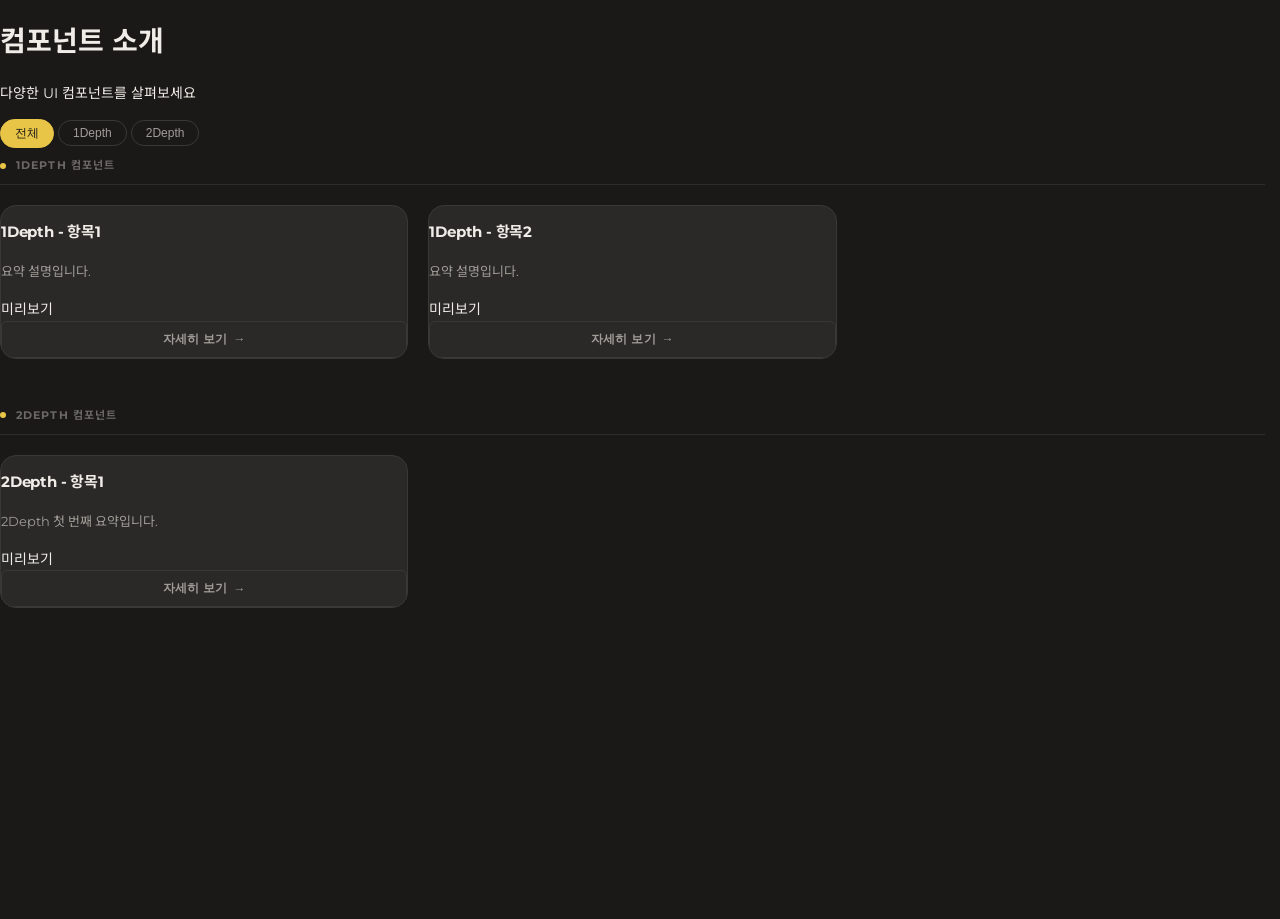
<file: Component.html>
<!DOCTYPE html>
<html lang="ko">
<head>
    <meta charset="UTF-8">
    <meta name="viewport" content="width=device-width, initial-scale=1.0">
    <title>컴포넌트 가이드</title>
    <link rel="stylesheet" href="css/style.css">
    <script src="js/script.js" defer></script>
</head>
<body>

<div class="container">
    <header>
        <h1>컴포넌트 소개</h1>
        <p class="subtitle">다양한 UI 컴포넌트를 살펴보세요</p>
    </header>

    <div class="filter-group">
        <button class="filter-btn active" data-filter="all">전체</button>
        <button class="filter-btn" data-filter="1depth">1Depth</button>
        <button class="filter-btn" data-filter="2depth">2Depth</button>
    </div>

    <section class="depth-section" data-category="1depth">
        <h2>1Depth 컴포넌트</h2>
        <div class="grid">
            <div class="card">
                <h3>1Depth - 항목1</h3>
                <p>요약 설명입니다.</p>
                <div class="preview-box">미리보기</div>
                <button class="view-detail">자세히 보기</button>
                <div class="modal-data" style="display: none;">
                    <div class="detail-content">
                        <h4>1Depth 항목1 상세</h4>
                        <p>항목 1에 대한 상세 내용입니다.</p>
                        <div class="detail-img-box">상세 이미지 영역</div>
                    </div>
                </div>
            </div>
            <div class="card">
                <h3>1Depth - 항목2</h3>
                <p>요약 설명입니다.</p>
                <div class="preview-box">미리보기</div>
                <button class="view-detail">자세히 보기</button>
                <div class="modal-data" style="display: none;">
                    <div class="detail-content">
                        <h4>1Depth 항목2 상세</h4>
                        <p>항목 2에 대한 상세 내용입니다.</p>
                        <div class="detail-img-box" style="background:#f0f8ff;">상세 이미지 영역</div>
                    </div>
                </div>
            </div>
        </div>
    </section>

    <section class="depth-section" data-category="2depth">
        <h2>2Depth 컴포넌트</h2>
        <div class="grid">
            <div class="card">
                <h3>2Depth - 항목1</h3>
                <p>2Depth 첫 번째 요약입니다.</p>
                <div class="preview-box">미리보기</div>
                <button class="view-detail">자세히 보기</button>
                <div class="modal-data" style="display: none;">
                    <div class="detail-content">
                        <h4>2Depth 항목1 상세</h4>
                        <p>2Depth 상세 내용입니다.</p>
                        <div class="detail-img-box" style="background:#fff5e6;">2Depth 이미지</div>
                    </div>
                </div>
            </div>
        </div>
    </section>
</div>

</body>
</html>
</file>
<file: css/style.css>
@import url('https://fonts.googleapis.com/css2?family=Montserrat:wght@400;500;600;700;800&family=Noto+Sans+KR:wght@400;500;600;700;800&display=swap');

/* ===========================
   CSS VARIABLES — DARK THEME
=========================== */
:root {
    --bg-base:       #1a1917;
    --bg-surface:    #222120;
    --bg-card:       #2a2927;
    --bg-card-hover: #323130;
    --bg-sidebar:    #1e1d1c;

    --border:        #3a3835;
    --border-light:  #2e2d2b;

    --text-primary:   #f0ede8;
    --text-secondary: #a09d98;
    --text-muted:     #6b6865;

    --accent:        #e8c547;
    --accent-dim:    rgba(232, 197, 71, 0.12);
    --accent-hover:  #f0d060;

    --modal-bg:      #ffffff;
    --modal-text:    #1a1917;
    --modal-border:  #e8e5e0;

    --sidebar-width: 410px;
    --header-height: 60px;

    --radius-sm: 6px;
    --radius-md: 10px;
    --radius-lg: 16px;

    --transition: 0.2s ease;
}

/* ===========================
   BASE
=========================== */
html, body {
    margin: 0;
    padding: 0;
    height: 100%;
    background: var(--bg-base);
    color: var(--text-primary);
    font-family: 'Montserrat', 'Noto Sans KR', -apple-system, BlinkMacSystemFont,
                 'Segoe UI', sans-serif;
    font-size: 14px;
    line-height: 1.6;
    -webkit-font-smoothing: antialiased;
    scrollbar-gutter: stable;
}

body.stop-scrolling { overflow: hidden !important; }

/* ===========================
   TOP NAV
=========================== */
.top-nav {
    position: fixed;
    top: 0;
    left: 0;
    right: 0;
    height: var(--header-height);
    background: var(--bg-base);
    border-bottom: 1px solid var(--border);
    display: flex;
    align-items: center;
    padding: 0 28px;
    z-index: 100;
    gap: 16px;
}

.nav-logo {
    font-size: 15px;
    font-weight: 700;
    color: var(--text-primary);
    letter-spacing: -0.3px;
    white-space: nowrap;
}

.nav-logo span { color: var(--accent); }

.nav-divider {
    width: 1px;
    height: 20px;
    background: var(--border);
    flex-shrink: 0;
}

.nav-search {
    display: flex;
    align-items: center;
    gap: 8px;
    flex: 1;
    max-width: 320px;
    background: var(--bg-surface);
    border: 1px solid var(--border);
    border-radius: var(--radius-sm);
    padding: 6px 12px;
    color: var(--text-muted);
    font-size: 13px;
    cursor: text;
    transition: border-color var(--transition);
}

.nav-search:hover { border-color: var(--border-light); }

.nav-search svg {
    width: 14px;
    height: 14px;
    opacity: 0.5;
    flex-shrink: 0;
}

.nav-spacer { flex: 1; }

.nav-links {
    display: flex;
    gap: 4px;
}

.nav-link {
    padding: 6px 14px;
    border-radius: var(--radius-sm);
    font-size: 13px;
    color: var(--text-secondary);
    cursor: pointer;
    transition: color var(--transition), background var(--transition);
    font-weight: 500;
}

.nav-link:hover { color: var(--text-primary); background: var(--bg-surface); }
.nav-link.active { color: var(--text-primary); }

/* ===========================
   LAYOUT SHELL
=========================== */
.layout {
    display: flex;
    padding-top: var(--header-height);
    min-height: 100vh;
}

/* ===========================
   SIDEBAR
=========================== */
.sidebar {
    position: fixed;
    top: var(--header-height);
    left: 0;
    width: var(--sidebar-width);
    height: calc(100vh - var(--header-height));
    background: var(--bg-sidebar);
    border-right: 1px solid var(--border);
    overflow-y: auto;
    padding: 24px 0 40px;
    scrollbar-width: thin;
    scrollbar-color: var(--border) transparent;
    z-index: 50;
}

.sidebar::-webkit-scrollbar { width: 4px; }
.sidebar::-webkit-scrollbar-track { background: transparent; }
.sidebar::-webkit-scrollbar-thumb { background: var(--border); border-radius: 2px; }

.sidebar-section { margin-bottom: 8px; }

.sidebar-section-title {
    display: flex;
    align-items: center;
    gap: 8px;
    padding: 8px 20px;
    font-size: 11px;
    font-weight: 700;
    color: var(--text-muted);
    letter-spacing: 0.08em;
    text-transform: uppercase;
    cursor: pointer;
    user-select: none;
    transition: color var(--transition);
}

.sidebar-section-title:hover { color: var(--text-secondary); }

.sidebar-arrow {
    margin-left: auto;
    opacity: 0.6;
    display: flex;
    align-items: center;
    flex-shrink: 0;
    transition: transform 0.3s cubic-bezier(0.4, 0, 0.2, 1);
}

.sidebar-arrow svg {
    width: 12px;
    height: 12px;
}

.sidebar-folder.open .sidebar-folder-title .sidebar-arrow {
    transform: rotate(90deg);
}

.sidebar-section.open .sidebar-section-title .sidebar-arrow {
    transform: rotate(90deg);
}

.sidebar-items {
    overflow: hidden;
    height: 0;
    transition: height 0.3s cubic-bezier(0.4, 0, 0.2, 1);
}

.sidebar-item {
    display: flex;
    align-items: center;
    gap: 10px;
    padding: 7px 20px 7px 32px;
    font-size: 13px;
    color: var(--text-secondary);
    cursor: pointer;
    transition: color var(--transition), background var(--transition);
    border-left: 2px solid transparent;
    margin-left: 0;
    position: relative;
}

.sidebar-item::before {
    content: '';
    width: 4px;
    height: 4px;
    border-radius: 50%;
    background: var(--text-muted);
    flex-shrink: 0;
    transition: background var(--transition);
}

.sidebar-item:hover {
    color: var(--text-primary);
    background: var(--bg-card);
}

.sidebar-item:hover::before { background: var(--accent); }

.sidebar-item.active {
    color: var(--accent);
    background: var(--accent-dim);
}

.sidebar-item.active::before { background: var(--accent); }

.sidebar-folder-items .sidebar-item {
    cursor: pointer;
}

.sidebar-folder-items .sidebar-item:hover {
    color: var(--text-primary);
    background: var(--bg-card);
}

.sidebar-folder-items .sidebar-item:hover::before { background: var(--accent); }

.sidebar-folder-items .sidebar-item.active {
    color: var(--text-primary);
    background: transparent;
}

.sidebar-folder-items .sidebar-item.active::before { background: var(--text-primary); }


.sidebar-count {
    margin-left: auto;
    font-size: 11px;
    color: var(--text-muted);
    background: var(--bg-card);
    padding: 1px 6px;
    border-radius: 10px;
}

/* ===========================
   MAIN CONTENT
=========================== */
.main-content {
    margin-left: var(--sidebar-width);
    flex: 1;
    min-width: 0;
}

/* ===========================
   PAGE HEADER
=========================== */
.page-header {
    padding: 48px 48px 32px;
    border-bottom: 1px solid var(--border);
    position: relative;
    overflow: hidden;
}

.page-header::before {
    content: '';
    position: absolute;
    top: -60px;
    right: -60px;
    width: 320px;
    height: 320px;
    background: radial-gradient(circle, rgba(232,197,71,0.06) 0%, transparent 70%);
    pointer-events: none;
}

.page-header-eyebrow {
    font-size: 11px;
    font-weight: 600;
    letter-spacing: 0.1em;
    text-transform: uppercase;
    color: var(--accent);
    margin-bottom: 12px;
}

.page-header h1 {
    font-size: 36px;
    font-weight: 800;
    color: var(--text-primary);
    letter-spacing: -0.8px;
    line-height: 1.15;
    margin-bottom: 10px;
}

.page-header-desc {
    font-size: 14px;
    color: var(--text-secondary);
    max-width: 480px;
    line-height: 1.7;
}

/* ===========================
   FILTER TOOLBAR
=========================== */
.filter-toolbar {
    display: flex;
    align-items: center;
    gap: 8px;
    padding: 16px 48px;
    border-bottom: 1px solid var(--border);
    background: var(--bg-base);
    position: sticky;
    top: var(--header-height);
    z-index: 40;
}

.filter-toolbar-left {
    display: flex;
    align-items: center;
    gap: 8px;
    flex-shrink: 0;
}

.filter-label {
    font-size: 12px;
    color: var(--text-muted);
    font-weight: 500;
    letter-spacing: 0.04em;
    margin-right: 4px;
}

.filter-btn {
    padding: 5px 14px;
    border-radius: 20px;
    border: 1px solid var(--border);
    background: transparent;
    color: var(--text-secondary);
    font-size: 12px;
    font-weight: 500;
    cursor: pointer;
    transition: all var(--transition);
    white-space: nowrap;
}

.filter-btn:hover {
    border-color: var(--text-muted);
    color: var(--text-primary);
}

.filter-btn.active {
    background: var(--accent);
    border-color: var(--accent);
    color: #1a1917;
    font-weight: 500;
}

.filter-divider {
    width: 1px;
    height: 20px;
    background: var(--border);
    flex-shrink: 0;
    margin: 0 12px;
}

.sub-filter-group {
    display: flex;
    align-items: center;
    gap: 6px;
    flex-wrap: wrap;
}

.sub-filter-btn {
    padding: 4px 12px;
    border-radius: 20px;
    border: 1px solid var(--border-light);
    background: transparent;
    color: var(--text-muted);
    font-size: 12px;
    cursor: pointer;
    transition: all var(--transition);
}

.sub-filter-btn:hover {
    color: var(--text-secondary);
    border-color: var(--border);
}

.sub-filter-btn.active {
    background: var(--bg-card);
    border-color: var(--border);
    color: var(--text-primary);
}

.filter-spacer { flex: 1; }

.filter-count {
    font-size: 12px;
    color: var(--text-muted);
}

/* ===========================
   GRID AREA
=========================== */
.grid-area { padding: 32px 48px 60px; }

/* ===========================
   SECTION
=========================== */
.depth-section { margin-bottom: 48px; }

.depth-section h2 {
    font-size: 11px;
    font-weight: 700;
    letter-spacing: 0.1em;
    text-transform: uppercase;
    color: var(--text-muted);
    margin-bottom: 20px;
    padding-bottom: 10px;
    border-bottom: 1px solid var(--border-light);
    display: flex;
    align-items: center;
    gap: 10px;
}

.depth-section h2::before {
    content: '';
    display: inline-block;
    width: 6px;
    height: 6px;
    border-radius: 50%;
    background: var(--accent);
    flex-shrink: 0;
}

/* ===========================
   GRID
=========================== */
.grid {
    display: grid;
    grid-template-columns: repeat(3, minmax(0, 1fr));
    gap: 20px;
    align-items: start;
}

/* ===========================
   CARD
=========================== */
.card {
    background: var(--bg-card);
    border: 1px solid var(--border);
    border-radius: var(--radius-lg);
    overflow: hidden;
    display: flex;
    flex-direction: column;
    cursor: default;
}

.card-preview {
    width: 100%;
    aspect-ratio: 16 / 10;
    background: var(--bg-surface);
    overflow: hidden;
    position: relative;
    border-bottom: 1px solid var(--border);
}

.card-preview img {
    width: 100%;
    height: 100%;
    object-fit: cover;
    display: block;
}

.card-preview-empty {
    width: 100%;
    aspect-ratio: 16 / 10;
    background: var(--bg-surface);
    border-bottom: 1px solid var(--border);
    display: flex;
    align-items: center;
    justify-content: center;
    position: relative;
    overflow: hidden;
}

.card-preview-empty::before {
    content: '';
    position: absolute;
    inset: 0;
    background:
        linear-gradient(135deg, transparent 45%, var(--border-light) 45%, var(--border-light) 55%, transparent 55%),
        linear-gradient(45deg,  transparent 45%, var(--border-light) 45%, var(--border-light) 55%, transparent 55%);
    background-size: 40px 40px;
    opacity: 0.3;
}

.card-preview-label {
    font-size: 11px;
    color: var(--text-muted);
    letter-spacing: 0.05em;
    position: relative;
    z-index: 1;
}

.card-body {
    padding: 18px 20px 20px;
    display: flex;
    flex-direction: column;
    flex: 1;
}

.card-meta {
    display: flex;
    align-items: center;
    justify-content: space-between;
    margin-bottom: 6px;
}

.card-category {
    font-size: 10px;
    font-weight: 700;
    letter-spacing: 0.08em;
    text-transform: uppercase;
    color: var(--accent);
}

.card h3 {
    font-size: 15px;
    font-weight: 700;
    color: var(--text-primary);
    letter-spacing: -0.2px;
    margin-bottom: 6px;
    line-height: 1.4;
}

.card p {
    font-size: 13px;
    color: var(--text-secondary);
    line-height: 1.6;
    flex: 1;
    margin-bottom: 16px;
}

.view-detail {
    width: 100%;
    padding: 9px 16px;
    border-radius: var(--radius-sm);
    border: 1px solid var(--border);
    background: transparent;
    color: var(--text-secondary);
    font-size: 12px;
    font-weight: 600;
    cursor: pointer;
    transition: all var(--transition);
    letter-spacing: 0.02em;
    display: flex;
    align-items: center;
    justify-content: center;
    gap: 6px;
}

.view-detail::after {
    content: '→';
    transition: transform var(--transition);
}

.view-detail:hover {
    border-color: var(--accent);
    color: var(--accent);
    background: var(--accent-dim);
}

.view-detail:hover::after { transform: translateX(3px); }

/* hidden card data */
.modal-data { display: none; }

/* ===========================
   DETAIL DISPLAY WRAP
=========================== */
.detail-display-area-wrap {
    width: 100%;
    border-radius: var(--radius-md);
    overflow: hidden;
}

/* ===========================
   MODAL OVERLAY
=========================== */
.modal-overlay {
    position: fixed;
    inset: 0;
    background: rgba(0,0,0,0.1);
    backdrop-filter: blur(10px);
    -webkit-backdrop-filter: blur(10px);
    display: flex;
    align-items: center;
    justify-content: center;
    z-index: 9999;
    opacity: 0;
    visibility: hidden;
    transition: opacity 0.35s ease, visibility 0.35s ease;
}

.modal-overlay.active {
    opacity: 1;
    visibility: visible;
}

/* ===========================
   MODAL CONTENT — LIGHT
=========================== */
.modal-content {
    position: relative;
    background: var(--modal-bg);
    color: var(--modal-text);
    width: 92%;
    max-width: 1344px;
    height: 982px;
    max-height: min(982px, 90vh);
    border-radius: 20px;
    padding: 32px;
    overflow: hidden;           /* ← auto → hidden 으로 되돌리기 */
    transform: translateY(16px) scale(0.99);
    transition: transform 0.35s ease;
    box-shadow: 0 40px 100px rgba(0,0,0,0.5);
}

.modal-overlay.active .modal-content {
    transform: translateY(0) scale(1);
}

.modal-header {
    display: grid;
    grid-template-columns: 1fr auto 1fr;
    align-items: center;
    margin-bottom: 20px;
}

.modal-header .viewport-toggle {
    grid-column: 2;
}

.modal-header .close-modal {
    grid-column: 3;
    justify-self: end;
}

.viewport-toggle {
    display: flex;
    gap: 4px;
    background: #f5f3f0;
    border-radius: 20px;
    padding: 3px;
}

.viewport-btn {
    padding: 5px 14px;
    border-radius: 20px;
    border: 1px solid transparent;
    background: transparent;
    color: #888;
    font-size: 12px;
    font-weight: 500;
    cursor: pointer;
    transition: all 0.2s ease;
    min-width: 80px;
    text-align: center;
}

.viewport-btn.active {
    background: #fff;
    color: #1a1917;
    border: 1px solid #e0e0e0;
}

.close-modal {
    width: 64px;
    height: 64px;
    border-radius: 50%;
    background: transparent;
    color: #999;
    font-size: 36px;
    display: flex;
    align-items: center;
    justify-content: center;
    cursor: pointer;
    border: none;
    line-height: 1;
    transition: color 0.2s ease, transform 0.3s ease;
}

.close-modal:hover {
    color: #111;
    transform: rotate(90deg);
}

.selector-row {
    display: flex;
    align-items: center;
    gap: 16px;
    margin-bottom: 10px;
}

.selector-label {
    font-size: 12px;
    font-weight: 700;
    color: #888;
    text-transform: uppercase;
    letter-spacing: 0.06em;
    white-space: nowrap;
    min-width: 60px;
}

.view-selector-group {
    display: flex;
    gap: 6px;
    margin-bottom: 14px;
    flex-wrap: wrap;
}

.selector-row .view-selector-group { margin-bottom: 0; }

.tab-radio { display: none; }

.tab-label {
    display: inline-block;
    padding: 5px 16px;
    border-radius: 6px;
    border: 1px solid #ddd;
    background: #fff;
    color: #555;
    font-size: 13px;
    font-weight: 500;
    cursor: pointer;
    transition: all var(--transition);
}

.tab-label:hover { border-color: #bbb; color: #222; }

.tab-radio:checked + .tab-label {
    background: #1a1917;
    border-color: #1a1917;
    color: #fff;
}

.detail-display-area {
    width: 100%;
    max-width: 1280px;
    height: 720px;
    margin: 14px auto;
    border: 1px solid #eee;
    border-radius: var(--radius-md);
    overflow: hidden;
    background: #f9f9f7;
    display: flex;
    flex-direction: column;
    align-items: center;
}

.detail-display-area .view-item {
    display: none;
    width: 100%;
    justify-content: center;
    align-items: center;
}

.detail-display-area .view-item img {
    width: 100%;
    height: auto;
    display: block;
}

.detail-display-area.is-all-mode {
    overflow-y: scroll;
    overflow-x: hidden;
    justify-content: flex-start;
    align-items: flex-start;
    scrollbar-width: thin;
    scrollbar-color: #ccc transparent;
    border-radius: 0 var(--radius-md) var(--radius-md) 0;
    box-sizing: border-box;
}

.detail-display-area.is-all-mode::-webkit-scrollbar { width: 6px; }
.detail-display-area.is-all-mode::-webkit-scrollbar-thumb { background: #ccc; border-radius: 3px; }
.detail-display-area.is-all-mode::-webkit-scrollbar-track { background: transparent; }

.detail-display-area.is-all-mode .view-item[data-combo="all"] {
    display: flex;
    flex-direction: column;
    align-items: center;
    width: 100%;
    height: auto;
}

.detail-display-area.is-all-mode .view-item[data-combo="all"] img {
    width: 100%;
    height: auto;
    object-fit: contain;
    flex-shrink: 0;
    transform: translateZ(0);
    will-change: transform;
}

.modal-desc {
    margin-top: 0;
    font-size: 13px;
    color: #888;
    line-height: 1.6;
    flex: 1;
}

/* ===========================
   WIREFRAME TOGGLE — MODAL
=========================== */
.wireframe-toggle-wrap {
    display: flex;
    justify-content: space-between;
    align-items: center;
    gap: 10px;
}

.wireframe-toggle-right {
    display: flex;
    align-items: center;
    gap: 10px;
    flex-shrink: 0;
}

.wireframe-toggle-label {
    font-size: 12px;
    color: #888;
    font-weight: 500;
}

.wireframe-toggle {
    display: flex;
    align-items: center;
    gap: 8px;
    padding: 5px 12px 5px 8px;
    border-radius: 20px;
    border: 1px solid #ddd;
    background: #fff;
    cursor: pointer;
    font-size: 12px;
    color: #555;
    font-weight: 500;
    transition: all var(--transition);
}

.toggle-text {
    min-width: 20px;
    text-align: left;
}

.wireframe-toggle[data-state="on"] {
    border-color: #ddd;
    background: #fff;
    color: #555;
}

.toggle-track {
    position: relative;
    width: 28px;
    height: 16px;
    border-radius: 8px;
    background: #e0e0e0;
    display: inline-block;
    transition: background 0.2s;
    flex-shrink: 0;
}

.wireframe-toggle[data-state="on"] .toggle-track { background: #e8c547; }

.toggle-thumb {
    position: absolute;
    top: 2px;
    left: 2px;
    width: 12px;
    height: 12px;
    border-radius: 50%;
    background: #fff;
    transition: transform 0.2s;
}

.wireframe-toggle[data-state="on"] .toggle-thumb { transform: translateX(12px); }

/* ===========================
   UTILITIES
=========================== */
.hidden { display: none !important; }

.sidebar-item-all {
    margin: 0 0 8px;
    padding: 10px 20px 10px 20px;
    font-size: 13px;
    font-weight: 700;
    border-bottom: 1px solid var(--border);
}

.sidebar-folder { margin-bottom: 2px; }

.sidebar-folder-title {
    display: flex;
    align-items: center;
    gap: 8px;
    padding: 7px 20px 7px 32px;
    font-size: 12px;
    font-weight: 600;
    color: var(--text-secondary);
    cursor: pointer;
    user-select: none;
    transition: color var(--transition);
}

.sidebar-folder-title:hover { color: var(--text-primary); }

.sidebar-folder-title.active {
    color: var(--accent);
    background: var(--accent-dim);
}

.sidebar-folder-title .sidebar-arrow {
    margin-left: auto;
    opacity: 0.6;
    display: flex;
    align-items: center;
    flex-shrink: 0;
    transition: transform 0.3s cubic-bezier(0.4, 0, 0.2, 1);
}

.sidebar-folder-items {
    overflow: hidden;
    height: 0;
    transition: height 0.3s cubic-bezier(0.4, 0, 0.2, 1);
}

.sidebar-folder-items .sidebar-item { padding-left: 44px; }

/* ===========================
   MODAL — MOBILE MODE
=========================== */
.detail-display-area.is-mobile-mode {
    position: relative;
    width: 100%;
    height: 720px;
    margin: 14px auto;
    overflow: hidden;
    flex-direction: row;
    align-items: center;
    justify-content: center;
    will-change: contents;
}

.detail-display-area.is-mobile-mode .view-item {
    position: absolute;
    top: 0;
    left: 0;
    width: 100%;
    height: 100%;
    display: flex !important;
    align-items: center;
    justify-content: center;
    visibility: hidden;
    opacity: 0;
}

.detail-display-area.is-mobile-mode .view-item.is-active {
    visibility: visible;
    opacity: 1;
}

.detail-display-area.is-mobile-mode .view-item img {
    width: auto;
    height: 100%;
    display: block;
    transform: translateZ(0);
}

.detail-display-area.is-mobile-mode.is-all-mode {
    display: flex;
    width: 100%;
    overflow-y: hidden;
    overflow-x: hidden;
    flex-direction: row;
    align-items: center;
    justify-content: space-between;
}

.detail-display-area.is-mobile-mode.is-all-mode .view-item[data-combo="all-mo"] {
    display: flex !important;
    width: 100%;
    height: 100%;
    justify-content: space-between;
    align-items: center;
}

.detail-display-area.is-mobile-mode.is-all-mode .view-item[data-combo="all-mo"] img {
    width: auto;
    height: 100%;
    object-fit: contain;
}

/* ===========================
   OUTLINE 제거 (웨일/크로미움)
=========================== */
.tab-radio:focus,
.tab-radio:focus-visible { outline: none; }

.view-selector-group:focus-within { outline: none; }

.modal-header { outline: none; }
</file>
